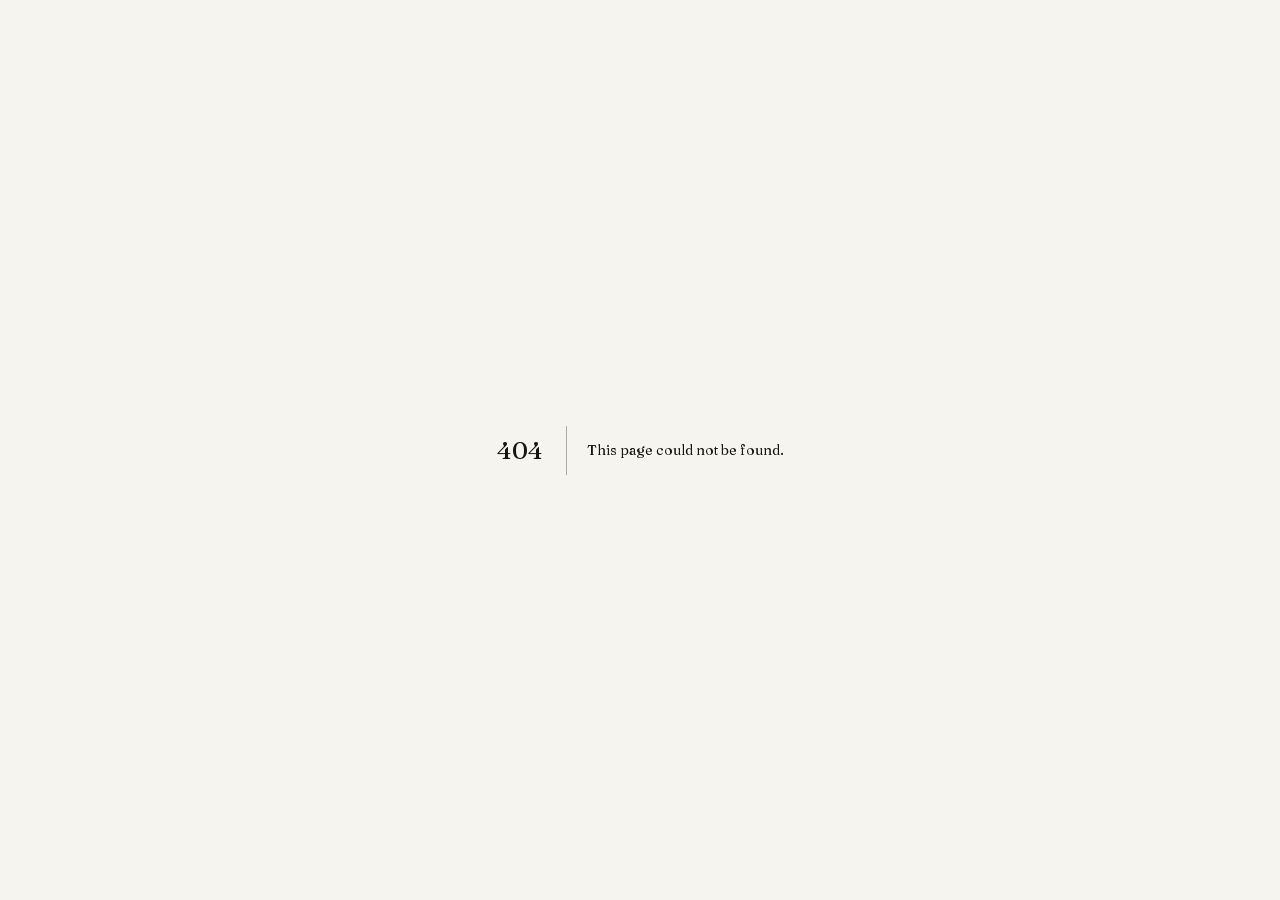
<file: 404/index.html>
<!DOCTYPE html><html lang="en" class="__variable_f367f3 __variable_ae2eaa"><head><meta charSet="utf-8"/><meta name="viewport" content="width=device-width, initial-scale=1, maximum-scale=5"/><link rel="preload" href="/_next/static/media/cb9f64d62d112b41-s.p.woff2" as="font" crossorigin="" type="font/woff2"/><link rel="preload" href="/_next/static/media/e4af272ccee01ff0-s.p.woff2" as="font" crossorigin="" type="font/woff2"/><link rel="stylesheet" href="/_next/static/css/5031716a858ad2ef.css" data-precedence="next"/><link rel="preload" as="script" fetchPriority="low" href="/_next/static/chunks/webpack-22fb5fec424dbf36.js"/><script src="/_next/static/chunks/4bd1b696-927b5d87d2664d33.js" async=""></script><script src="/_next/static/chunks/517-ac96c0b2a1712abf.js" async=""></script><script src="/_next/static/chunks/main-app-30f6a71f10779a3f.js" async=""></script><meta name="robots" content="noindex"/><meta name="next-size-adjust" content=""/><title>404: This page could not be found.</title><meta name="theme-color" content="#F6F4EF"/><meta name="color-scheme" content="light"/><title>SKA Digital — AI Software &amp; Digital Solutions Studio</title><meta name="description" content="SKA Digital LLC builds AI‑powered software, mobile applications, web platforms, automation systems, and digital products for modern online businesses."/><meta name="application-name" content="SKA Digital"/><meta name="author" content="SKA Digital LLC"/><meta name="keywords" content="AI software development,mobile app development,web platforms,business automation,SaaS tools,digital product development,e-commerce technology,Wyoming LLC,SKA Digital,skadigitalstudio.com"/><meta name="creator" content="SKA Digital LLC"/><meta name="publisher" content="SKA Digital LLC"/><meta name="robots" content="index, follow"/><meta name="googlebot" content="index, follow, max-image-preview:large, max-snippet:-1"/><meta name="category" content="Technology"/><link rel="canonical" href="https://skadigitalstudio.com/"/><meta property="og:title" content="SKA Digital — AI Software &amp; Digital Solutions Studio"/><meta property="og:description" content="SKA Digital LLC builds AI‑powered software, mobile applications, web platforms, automation systems, and digital products for modern online businesses."/><meta property="og:url" content="https://skadigitalstudio.com/"/><meta property="og:site_name" content="SKA Digital"/><meta property="og:locale" content="en_US"/><meta property="og:image" content="https://skadigitalstudio.com/og-image.png"/><meta property="og:image:width" content="1200"/><meta property="og:image:height" content="630"/><meta property="og:image:type" content="image/png"/><meta property="og:image:alt" content="SKA Digital — AI Software &amp; Digital Solutions Studio"/><meta property="og:type" content="website"/><meta name="twitter:card" content="summary_large_image"/><meta name="twitter:site" content="@skadigitalstudio"/><meta name="twitter:creator" content="@skadigitalstudio"/><meta name="twitter:title" content="SKA Digital — AI Software &amp; Digital Solutions Studio"/><meta name="twitter:description" content="AI‑powered software, mobile apps, web platforms, and digital products. Built by SKA Digital LLC."/><meta name="twitter:image" content="https://skadigitalstudio.com/og-image.png"/><link rel="shortcut icon" href="/favicon.svg"/><link rel="icon" href="/favicon.svg" type="image/svg+xml"/><link rel="apple-touch-icon" href="/favicon.svg"/><script src="/_next/static/chunks/polyfills-42372ed130431b0a.js" noModule=""></script></head><body class="bg-paper text-ink-900 antialiased"><script type="application/ld+json">{"@context":"https://schema.org","@graph":[{"@type":["Organization","ProfessionalService"],"@id":"https://skadigitalstudio.com/#organization","name":"SKA Digital LLC","alternateName":"SKA Digital","url":"https://skadigitalstudio.com","logo":"https://skadigitalstudio.com/favicon.svg","image":"https://skadigitalstudio.com/og-image.png","email":"contact@skadigitalstudio.com","foundingDate":"2026","description":"SKA Digital LLC is a United States–based AI software and digital solutions studio. It builds AI‑powered software, mobile applications, web platforms, automation systems, SaaS tools and digital products for modern online businesses.","knowsAbout":["Artificial Intelligence","Software Engineering","Mobile App Development","Web Platforms","Business Automation","SaaS","Digital Products","E-commerce Technology"],"address":{"@type":"PostalAddress","streetAddress":"30 N Gould St STE R","addressLocality":"Sheridan","addressRegion":"WY","postalCode":"82801","addressCountry":"US"},"areaServed":"Worldwide","hasOfferCatalog":{"@type":"OfferCatalog","name":"Services","itemListElement":[{"@type":"Offer","itemOffered":{"@type":"Service","name":"AI Software Development"}},{"@type":"Offer","itemOffered":{"@type":"Service","name":"Mobile App Development"}},{"@type":"Offer","itemOffered":{"@type":"Service","name":"Web Platforms"}},{"@type":"Offer","itemOffered":{"@type":"Service","name":"Business Automation"}},{"@type":"Offer","itemOffered":{"@type":"Service","name":"SaaS Tools"}},{"@type":"Offer","itemOffered":{"@type":"Service","name":"Digital Product Development"}},{"@type":"Offer","itemOffered":{"@type":"Service","name":"E‑commerce Technology"}}]},"sameAs":["https://www.tiktok.com/@skadigitalstudio","https://www.youtube.com/@skadigitalstudio","https://www.instagram.com/skadigitalstudio","https://x.com/skadigitalstudio"]},{"@type":"WebSite","@id":"https://skadigitalstudio.com/#website","url":"https://skadigitalstudio.com","name":"SKA Digital","publisher":{"@id":"https://skadigitalstudio.com/#organization"},"inLanguage":"en"},{"@type":"FAQPage","@id":"https://skadigitalstudio.com/#faq","mainEntity":[{"@type":"Question","name":"What is SKA Digital?","acceptedAnswer":{"@type":"Answer","text":"SKA Digital LLC is a United States–based (Wyoming) AI software and digital solutions studio that builds AI‑powered software, mobile apps, web platforms, automation systems and digital products."}},{"@type":"Question","name":"What does SKA Digital build?","acceptedAnswer":{"@type":"Answer","text":"AI software, native iOS and Android mobile applications, web platforms and SaaS tools, business automation systems, digital products and e‑commerce technology."}},{"@type":"Question","name":"Where is SKA Digital located?","acceptedAnswer":{"@type":"Answer","text":"SKA Digital LLC is incorporated in Wyoming, United States, with a registered office at 30 N Gould St STE R, Sheridan, WY 82801. It operates remotely worldwide."}},{"@type":"Question","name":"How can I contact SKA Digital?","acceptedAnswer":{"@type":"Answer","text":"By email at contact@skadigitalstudio.com or via the contact form at https://skadigitalstudio.com/contact/."}}]}]}</script><div class="relative isolate min-h-screen"><div style="font-family:system-ui,&quot;Segoe UI&quot;,Roboto,Helvetica,Arial,sans-serif,&quot;Apple Color Emoji&quot;,&quot;Segoe UI Emoji&quot;;height:100vh;text-align:center;display:flex;flex-direction:column;align-items:center;justify-content:center"><div><style>body{color:#000;background:#fff;margin:0}.next-error-h1{border-right:1px solid rgba(0,0,0,.3)}@media (prefers-color-scheme:dark){body{color:#fff;background:#000}.next-error-h1{border-right:1px solid rgba(255,255,255,.3)}}</style><h1 class="next-error-h1" style="display:inline-block;margin:0 20px 0 0;padding:0 23px 0 0;font-size:24px;font-weight:500;vertical-align:top;line-height:49px">404</h1><div style="display:inline-block"><h2 style="font-size:14px;font-weight:400;line-height:49px;margin:0">This page could not be found.</h2></div></div></div></div><script src="/_next/static/chunks/webpack-22fb5fec424dbf36.js" async=""></script><script>(self.__next_f=self.__next_f||[]).push([0])</script><script>self.__next_f.push([1,"1:\"$Sreact.fragment\"\n3:I[5244,[],\"\"]\n4:I[3866,[],\"\"]\n5:I[6213,[],\"OutletBoundary\"]\n7:I[6213,[],\"MetadataBoundary\"]\n9:I[6213,[],\"ViewportBoundary\"]\nb:I[4835,[],\"\"]\n:HL[\"/_next/static/media/cb9f64d62d112b41-s.p.woff2\",\"font\",{\"crossOrigin\":\"\",\"type\":\"font/woff2\"}]\n:HL[\"/_next/static/media/e4af272ccee01ff0-s.p.woff2\",\"font\",{\"crossOrigin\":\"\",\"type\":\"font/woff2\"}]\n:HL[\"/_next/static/css/5031716a858ad2ef.css\",\"style\"]\n2:Tc62,"])</script><script>self.__next_f.push([1,"{\"@context\":\"https://schema.org\",\"@graph\":[{\"@type\":[\"Organization\",\"ProfessionalService\"],\"@id\":\"https://skadigitalstudio.com/#organization\",\"name\":\"SKA Digital LLC\",\"alternateName\":\"SKA Digital\",\"url\":\"https://skadigitalstudio.com\",\"logo\":\"https://skadigitalstudio.com/favicon.svg\",\"image\":\"https://skadigitalstudio.com/og-image.png\",\"email\":\"contact@skadigitalstudio.com\",\"foundingDate\":\"2026\",\"description\":\"SKA Digital LLC is a United States–based AI software and digital solutions studio. It builds AI‑powered software, mobile applications, web platforms, automation systems, SaaS tools and digital products for modern online businesses.\",\"knowsAbout\":[\"Artificial Intelligence\",\"Software Engineering\",\"Mobile App Development\",\"Web Platforms\",\"Business Automation\",\"SaaS\",\"Digital Products\",\"E-commerce Technology\"],\"address\":{\"@type\":\"PostalAddress\",\"streetAddress\":\"30 N Gould St STE R\",\"addressLocality\":\"Sheridan\",\"addressRegion\":\"WY\",\"postalCode\":\"82801\",\"addressCountry\":\"US\"},\"areaServed\":\"Worldwide\",\"hasOfferCatalog\":{\"@type\":\"OfferCatalog\",\"name\":\"Services\",\"itemListElement\":[{\"@type\":\"Offer\",\"itemOffered\":{\"@type\":\"Service\",\"name\":\"AI Software Development\"}},{\"@type\":\"Offer\",\"itemOffered\":{\"@type\":\"Service\",\"name\":\"Mobile App Development\"}},{\"@type\":\"Offer\",\"itemOffered\":{\"@type\":\"Service\",\"name\":\"Web Platforms\"}},{\"@type\":\"Offer\",\"itemOffered\":{\"@type\":\"Service\",\"name\":\"Business Automation\"}},{\"@type\":\"Offer\",\"itemOffered\":{\"@type\":\"Service\",\"name\":\"SaaS Tools\"}},{\"@type\":\"Offer\",\"itemOffered\":{\"@type\":\"Service\",\"name\":\"Digital Product Development\"}},{\"@type\":\"Offer\",\"itemOffered\":{\"@type\":\"Service\",\"name\":\"E‑commerce Technology\"}}]},\"sameAs\":[\"https://www.tiktok.com/@skadigitalstudio\",\"https://www.youtube.com/@skadigitalstudio\",\"https://www.instagram.com/skadigitalstudio\",\"https://x.com/skadigitalstudio\"]},{\"@type\":\"WebSite\",\"@id\":\"https://skadigitalstudio.com/#website\",\"url\":\"https://skadigitalstudio.com\",\"name\":\"SKA Digital\",\"publisher\":{\"@id\":\"https://skadigitalstudio.com/#organization\"},\"inLanguage\":\"en\"},{\"@type\":\"FAQPage\",\"@id\":\"https://skadigitalstudio.com/#faq\",\"mainEntity\":[{\"@type\":\"Question\",\"name\":\"What is SKA Digital?\",\"acceptedAnswer\":{\"@type\":\"Answer\",\"text\":\"SKA Digital LLC is a United States–based (Wyoming) AI software and digital solutions studio that builds AI‑powered software, mobile apps, web platforms, automation systems and digital products.\"}},{\"@type\":\"Question\",\"name\":\"What does SKA Digital build?\",\"acceptedAnswer\":{\"@type\":\"Answer\",\"text\":\"AI software, native iOS and Android mobile applications, web platforms and SaaS tools, business automation systems, digital products and e‑commerce technology.\"}},{\"@type\":\"Question\",\"name\":\"Where is SKA Digital located?\",\"acceptedAnswer\":{\"@type\":\"Answer\",\"text\":\"SKA Digital LLC is incorporated in Wyoming, United States, with a registered office at 30 N Gould St STE R, Sheridan, WY 82801. It operates remotely worldwide.\"}},{\"@type\":\"Question\",\"name\":\"How can I contact SKA Digital?\",\"acceptedAnswer\":{\"@type\":\"Answer\",\"text\":\"By email at contact@skadigitalstudio.com or via the contact form at https://skadigitalstudio.com/contact/.\"}}]}]}"])</script><script>self.__next_f.push([1,"0:{\"P\":null,\"b\":\"jLtZXGZNlZ_3AOnYagBNg\",\"p\":\"\",\"c\":[\"\",\"_not-found\",\"\"],\"i\":false,\"f\":[[[\"\",{\"children\":[\"/_not-found\",{\"children\":[\"__PAGE__\",{}]}]},\"$undefined\",\"$undefined\",true],[\"\",[\"$\",\"$1\",\"c\",{\"children\":[[[\"$\",\"link\",\"0\",{\"rel\":\"stylesheet\",\"href\":\"/_next/static/css/5031716a858ad2ef.css\",\"precedence\":\"next\",\"crossOrigin\":\"$undefined\",\"nonce\":\"$undefined\"}]],[\"$\",\"html\",null,{\"lang\":\"en\",\"className\":\"__variable_f367f3 __variable_ae2eaa\",\"children\":[\"$\",\"body\",null,{\"className\":\"bg-paper text-ink-900 antialiased\",\"children\":[[\"$\",\"script\",null,{\"type\":\"application/ld+json\",\"dangerouslySetInnerHTML\":{\"__html\":\"$2\"}}],[\"$\",\"div\",null,{\"className\":\"relative isolate min-h-screen\",\"children\":[\"$\",\"$L3\",null,{\"parallelRouterKey\":\"children\",\"segmentPath\":[\"children\"],\"error\":\"$undefined\",\"errorStyles\":\"$undefined\",\"errorScripts\":\"$undefined\",\"template\":[\"$\",\"$L4\",null,{}],\"templateStyles\":\"$undefined\",\"templateScripts\":\"$undefined\",\"notFound\":[[],[[\"$\",\"title\",null,{\"children\":\"404: This page could not be found.\"}],[\"$\",\"div\",null,{\"style\":{\"fontFamily\":\"system-ui,\\\"Segoe UI\\\",Roboto,Helvetica,Arial,sans-serif,\\\"Apple Color Emoji\\\",\\\"Segoe UI Emoji\\\"\",\"height\":\"100vh\",\"textAlign\":\"center\",\"display\":\"flex\",\"flexDirection\":\"column\",\"alignItems\":\"center\",\"justifyContent\":\"center\"},\"children\":[\"$\",\"div\",null,{\"children\":[[\"$\",\"style\",null,{\"dangerouslySetInnerHTML\":{\"__html\":\"body{color:#000;background:#fff;margin:0}.next-error-h1{border-right:1px solid rgba(0,0,0,.3)}@media (prefers-color-scheme:dark){body{color:#fff;background:#000}.next-error-h1{border-right:1px solid rgba(255,255,255,.3)}}\"}}],[\"$\",\"h1\",null,{\"className\":\"next-error-h1\",\"style\":{\"display\":\"inline-block\",\"margin\":\"0 20px 0 0\",\"padding\":\"0 23px 0 0\",\"fontSize\":24,\"fontWeight\":500,\"verticalAlign\":\"top\",\"lineHeight\":\"49px\"},\"children\":404}],[\"$\",\"div\",null,{\"style\":{\"display\":\"inline-block\"},\"children\":[\"$\",\"h2\",null,{\"style\":{\"fontSize\":14,\"fontWeight\":400,\"lineHeight\":\"49px\",\"margin\":0},\"children\":\"This page could not be found.\"}]}]]}]}]]],\"forbidden\":\"$undefined\",\"unauthorized\":\"$undefined\"}]}]]}]}]]}],{\"children\":[\"/_not-found\",[\"$\",\"$1\",\"c\",{\"children\":[null,[\"$\",\"$L3\",null,{\"parallelRouterKey\":\"children\",\"segmentPath\":[\"children\",\"/_not-found\",\"children\"],\"error\":\"$undefined\",\"errorStyles\":\"$undefined\",\"errorScripts\":\"$undefined\",\"template\":[\"$\",\"$L4\",null,{}],\"templateStyles\":\"$undefined\",\"templateScripts\":\"$undefined\",\"notFound\":\"$undefined\",\"forbidden\":\"$undefined\",\"unauthorized\":\"$undefined\"}]]}],{\"children\":[\"__PAGE__\",[\"$\",\"$1\",\"c\",{\"children\":[[[\"$\",\"title\",null,{\"children\":\"404: This page could not be found.\"}],[\"$\",\"div\",null,{\"style\":\"$0:f:0:1:1:props:children:1:props:children:props:children:1:props:children:props:notFound:1:1:props:style\",\"children\":[\"$\",\"div\",null,{\"children\":[[\"$\",\"style\",null,{\"dangerouslySetInnerHTML\":{\"__html\":\"body{color:#000;background:#fff;margin:0}.next-error-h1{border-right:1px solid rgba(0,0,0,.3)}@media (prefers-color-scheme:dark){body{color:#fff;background:#000}.next-error-h1{border-right:1px solid rgba(255,255,255,.3)}}\"}}],[\"$\",\"h1\",null,{\"className\":\"next-error-h1\",\"style\":\"$0:f:0:1:1:props:children:1:props:children:props:children:1:props:children:props:notFound:1:1:props:children:props:children:1:props:style\",\"children\":404}],[\"$\",\"div\",null,{\"style\":\"$0:f:0:1:1:props:children:1:props:children:props:children:1:props:children:props:notFound:1:1:props:children:props:children:2:props:style\",\"children\":[\"$\",\"h2\",null,{\"style\":\"$0:f:0:1:1:props:children:1:props:children:props:children:1:props:children:props:notFound:1:1:props:children:props:children:2:props:children:props:style\",\"children\":\"This page could not be found.\"}]}]]}]}]],null,[\"$\",\"$L5\",null,{\"children\":\"$L6\"}]]}],{},null,false]},null,false]},null,false],[\"$\",\"$1\",\"h\",{\"children\":[[\"$\",\"meta\",null,{\"name\":\"robots\",\"content\":\"noindex\"}],[\"$\",\"$1\",\"RMSRQb9Xeq_STTzSPcjg-\",{\"children\":[[\"$\",\"$L7\",null,{\"children\":\"$L8\"}],[\"$\",\"$L9\",null,{\"children\":\"$La\"}],[\"$\",\"meta\",null,{\"name\":\"next-size-adjust\",\"content\":\"\"}]]}]]}],false]],\"m\":\"$undefined\",\"G\":[\"$b\",\"$undefined\"],\"s\":false,\"S\":true}\n"])</script><script>self.__next_f.push([1,"a:[[\"$\",\"meta\",\"0\",{\"name\":\"viewport\",\"content\":\"width=device-width, initial-scale=1, maximum-scale=5\"}],[\"$\",\"meta\",\"1\",{\"name\":\"theme-color\",\"content\":\"#F6F4EF\"}],[\"$\",\"meta\",\"2\",{\"name\":\"color-scheme\",\"content\":\"light\"}]]\n"])</script><script>self.__next_f.push([1,"8:[[\"$\",\"meta\",\"0\",{\"charSet\":\"utf-8\"}],[\"$\",\"title\",\"1\",{\"children\":\"SKA Digital — AI Software \u0026 Digital Solutions Studio\"}],[\"$\",\"meta\",\"2\",{\"name\":\"description\",\"content\":\"SKA Digital LLC builds AI‑powered software, mobile applications, web platforms, automation systems, and digital products for modern online businesses.\"}],[\"$\",\"meta\",\"3\",{\"name\":\"application-name\",\"content\":\"SKA Digital\"}],[\"$\",\"meta\",\"4\",{\"name\":\"author\",\"content\":\"SKA Digital LLC\"}],[\"$\",\"meta\",\"5\",{\"name\":\"keywords\",\"content\":\"AI software development,mobile app development,web platforms,business automation,SaaS tools,digital product development,e-commerce technology,Wyoming LLC,SKA Digital,skadigitalstudio.com\"}],[\"$\",\"meta\",\"6\",{\"name\":\"creator\",\"content\":\"SKA Digital LLC\"}],[\"$\",\"meta\",\"7\",{\"name\":\"publisher\",\"content\":\"SKA Digital LLC\"}],[\"$\",\"meta\",\"8\",{\"name\":\"robots\",\"content\":\"index, follow\"}],[\"$\",\"meta\",\"9\",{\"name\":\"googlebot\",\"content\":\"index, follow, max-image-preview:large, max-snippet:-1\"}],[\"$\",\"meta\",\"10\",{\"name\":\"category\",\"content\":\"Technology\"}],[\"$\",\"link\",\"11\",{\"rel\":\"canonical\",\"href\":\"https://skadigitalstudio.com/\"}],[\"$\",\"meta\",\"12\",{\"property\":\"og:title\",\"content\":\"SKA Digital — AI Software \u0026 Digital Solutions Studio\"}],[\"$\",\"meta\",\"13\",{\"property\":\"og:description\",\"content\":\"SKA Digital LLC builds AI‑powered software, mobile applications, web platforms, automation systems, and digital products for modern online businesses.\"}],[\"$\",\"meta\",\"14\",{\"property\":\"og:url\",\"content\":\"https://skadigitalstudio.com/\"}],[\"$\",\"meta\",\"15\",{\"property\":\"og:site_name\",\"content\":\"SKA Digital\"}],[\"$\",\"meta\",\"16\",{\"property\":\"og:locale\",\"content\":\"en_US\"}],[\"$\",\"meta\",\"17\",{\"property\":\"og:image\",\"content\":\"https://skadigitalstudio.com/og-image.png\"}],[\"$\",\"meta\",\"18\",{\"property\":\"og:image:width\",\"content\":\"1200\"}],[\"$\",\"meta\",\"19\",{\"property\":\"og:image:height\",\"content\":\"630\"}],[\"$\",\"meta\",\"20\",{\"property\":\"og:image:type\",\"content\":\"image/png\"}],[\"$\",\"meta\",\"21\",{\"property\":\"og:image:alt\",\"content\":\"SKA Digital — AI Software \u0026 Digital Solutions Studio\"}],[\"$\",\"meta\",\"22\",{\"property\":\"og:type\",\"content\":\"website\"}],[\"$\",\"meta\",\"23\",{\"name\":\"twitter:card\",\"content\":\"summary_large_image\"}],[\"$\",\"meta\",\"24\",{\"name\":\"twitter:site\",\"content\":\"@skadigitalstudio\"}],[\"$\",\"meta\",\"25\",{\"name\":\"twitter:creator\",\"content\":\"@skadigitalstudio\"}],[\"$\",\"meta\",\"26\",{\"name\":\"twitter:title\",\"content\":\"SKA Digital — AI Software \u0026 Digital Solutions Studio\"}],[\"$\",\"meta\",\"27\",{\"name\":\"twitter:description\",\"content\":\"AI‑powered software, mobile apps, web platforms, and digital products. Built by SKA Digital LLC.\"}],[\"$\",\"meta\",\"28\",{\"name\":\"twitter:image\",\"content\":\"https://skadigitalstudio.com/og-image.png\"}],[\"$\",\"link\",\"29\",{\"rel\":\"shortcut icon\",\"href\":\"/favicon.svg\"}],[\"$\",\"link\",\"30\",{\"rel\":\"icon\",\"href\":\"/favicon.svg\",\"type\":\"image/svg+xml\"}],[\"$\",\"link\",\"31\",{\"rel\":\"apple-touch-icon\",\"href\":\"/favicon.svg\"}]]\n"])</script><script>self.__next_f.push([1,"6:null\n"])</script></body></html>
</file>
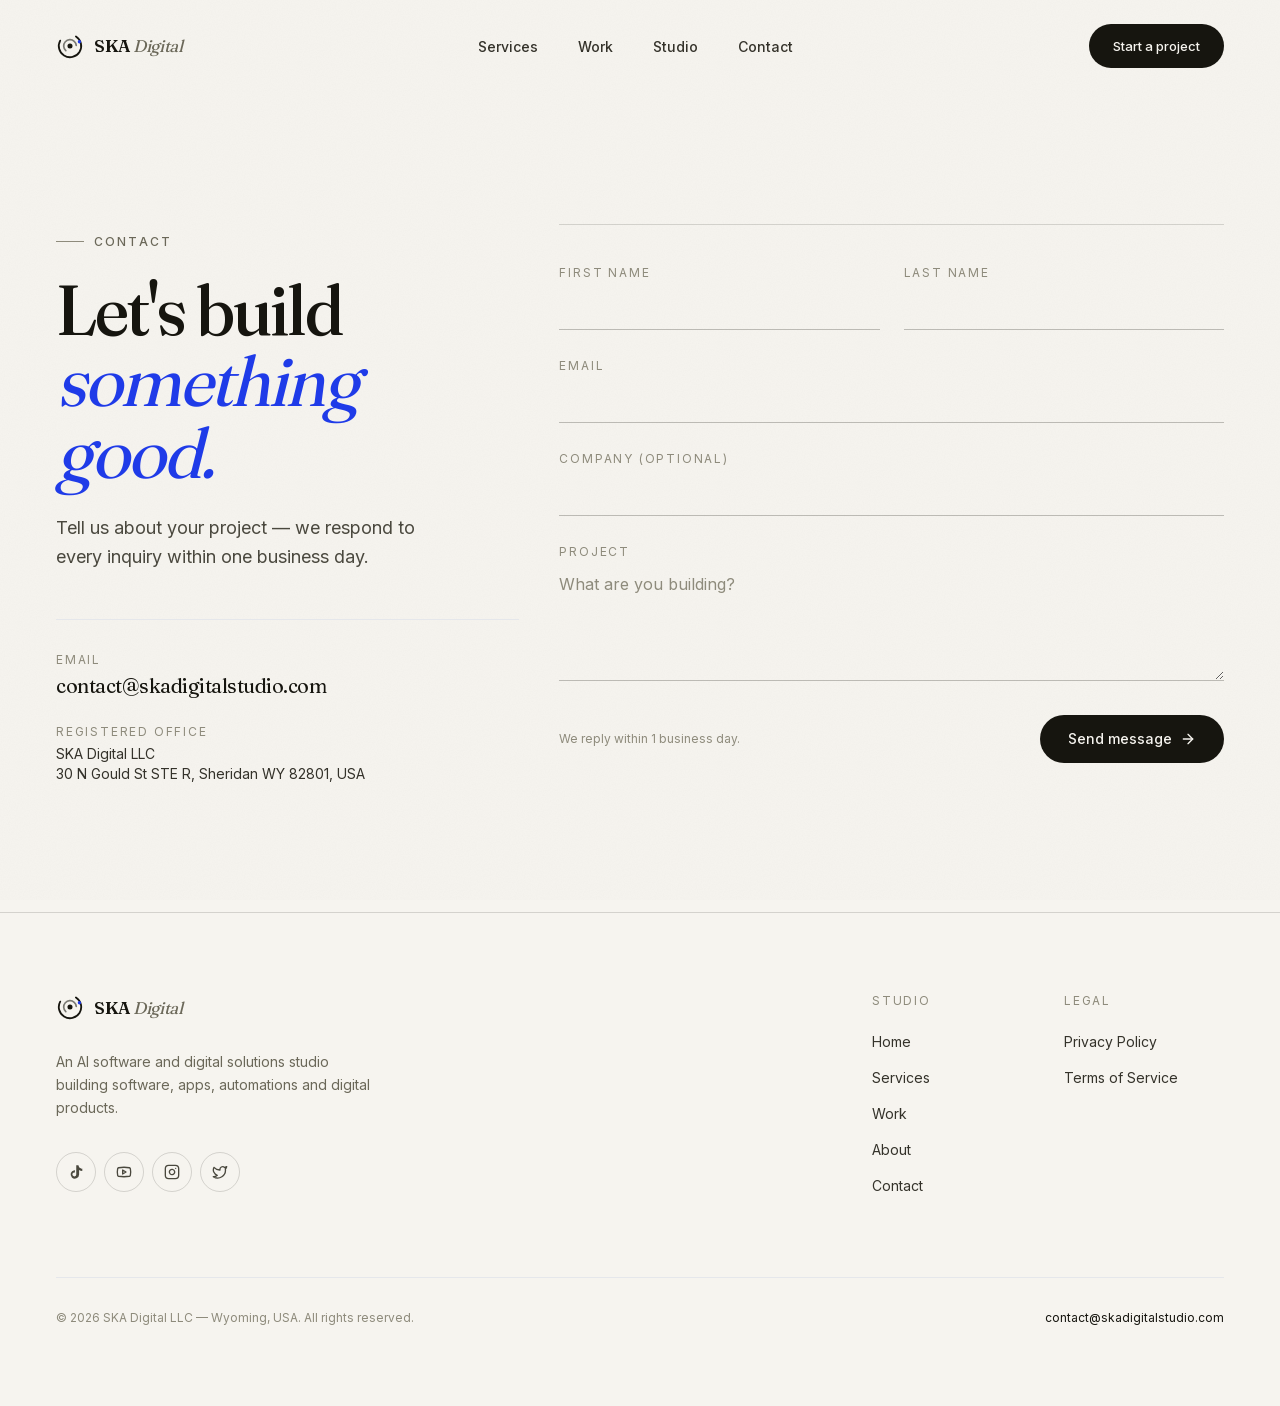
<file: contact/index.html>
<!DOCTYPE html><html lang="en" class="__variable_f367f3 __variable_ae2eaa"><head><meta charSet="utf-8"/><meta name="viewport" content="width=device-width, initial-scale=1, maximum-scale=5"/><link rel="preload" href="/_next/static/media/cb9f64d62d112b41-s.p.woff2" as="font" crossorigin="" type="font/woff2"/><link rel="preload" href="/_next/static/media/e4af272ccee01ff0-s.p.woff2" as="font" crossorigin="" type="font/woff2"/><link rel="stylesheet" href="/_next/static/css/5031716a858ad2ef.css" data-precedence="next"/><link rel="preload" as="script" fetchPriority="low" href="/_next/static/chunks/webpack-22fb5fec424dbf36.js"/><script src="/_next/static/chunks/4bd1b696-927b5d87d2664d33.js" async=""></script><script src="/_next/static/chunks/517-ac96c0b2a1712abf.js" async=""></script><script src="/_next/static/chunks/main-app-30f6a71f10779a3f.js" async=""></script><script src="/_next/static/chunks/72-6feea2e4897be781.js" async=""></script><script src="/_next/static/chunks/app/contact/page-64edc13abf70c256.js" async=""></script><meta name="next-size-adjust" content=""/><meta name="theme-color" content="#F6F4EF"/><meta name="color-scheme" content="light"/><title>Contact · SKA Digital</title><meta name="description" content="Get in touch with SKA Digital LLC — AI software and digital solutions studio."/><meta name="application-name" content="SKA Digital"/><meta name="author" content="SKA Digital LLC"/><link rel="manifest" href="/manifest.webmanifest"/><meta name="keywords" content="AI software development,mobile app development,web platforms,business automation,SaaS tools,digital product development,e-commerce technology,Wyoming LLC,SKA Digital,skadigitalstudio.com"/><meta name="creator" content="SKA Digital LLC"/><meta name="publisher" content="SKA Digital LLC"/><meta name="robots" content="index, follow"/><meta name="googlebot" content="index, follow, max-image-preview:large, max-snippet:-1"/><meta name="category" content="Technology"/><link rel="canonical" href="https://skadigitalstudio.com/"/><meta property="og:title" content="SKA Digital — AI Software &amp; Digital Solutions Studio"/><meta property="og:description" content="SKA Digital LLC builds AI‑powered software, mobile applications, web platforms, automation systems, and digital products for modern online businesses."/><meta property="og:url" content="https://skadigitalstudio.com/"/><meta property="og:site_name" content="SKA Digital"/><meta property="og:locale" content="en_US"/><meta property="og:image" content="https://skadigitalstudio.com/og-image.png"/><meta property="og:image:width" content="1200"/><meta property="og:image:height" content="630"/><meta property="og:image:type" content="image/png"/><meta property="og:image:alt" content="SKA Digital — AI Software &amp; Digital Solutions Studio"/><meta property="og:type" content="website"/><meta name="twitter:card" content="summary_large_image"/><meta name="twitter:site" content="@skadigitalstudio"/><meta name="twitter:creator" content="@skadigitalstudio"/><meta name="twitter:title" content="SKA Digital — AI Software &amp; Digital Solutions Studio"/><meta name="twitter:description" content="AI‑powered software, mobile apps, web platforms, and digital products. Built by SKA Digital LLC."/><meta name="twitter:image" content="https://skadigitalstudio.com/og-image.png"/><link rel="shortcut icon" href="/favicon.svg"/><link rel="icon" href="/favicon.svg" type="image/svg+xml"/><link rel="apple-touch-icon" href="/favicon.svg"/><script src="/_next/static/chunks/polyfills-42372ed130431b0a.js" noModule=""></script></head><body class="bg-paper text-ink-900 antialiased"><script type="application/ld+json">{"@context":"https://schema.org","@graph":[{"@type":["Organization","ProfessionalService"],"@id":"https://skadigitalstudio.com/#organization","name":"SKA Digital LLC","alternateName":"SKA Digital","url":"https://skadigitalstudio.com","logo":"https://skadigitalstudio.com/favicon.svg","image":"https://skadigitalstudio.com/og-image.png","email":"contact@skadigitalstudio.com","foundingDate":"2026","description":"SKA Digital LLC is a United States–based AI software and digital solutions studio. It builds AI‑powered software, mobile applications, web platforms, automation systems, SaaS tools and digital products for modern online businesses.","knowsAbout":["Artificial Intelligence","Software Engineering","Mobile App Development","Web Platforms","Business Automation","SaaS","Digital Products","E-commerce Technology"],"address":{"@type":"PostalAddress","streetAddress":"30 N Gould St STE R","addressLocality":"Sheridan","addressRegion":"WY","postalCode":"82801","addressCountry":"US"},"areaServed":"Worldwide","hasOfferCatalog":{"@type":"OfferCatalog","name":"Services","itemListElement":[{"@type":"Offer","itemOffered":{"@type":"Service","name":"AI Software Development"}},{"@type":"Offer","itemOffered":{"@type":"Service","name":"Mobile App Development"}},{"@type":"Offer","itemOffered":{"@type":"Service","name":"Web Platforms"}},{"@type":"Offer","itemOffered":{"@type":"Service","name":"Business Automation"}},{"@type":"Offer","itemOffered":{"@type":"Service","name":"SaaS Tools"}},{"@type":"Offer","itemOffered":{"@type":"Service","name":"Digital Product Development"}},{"@type":"Offer","itemOffered":{"@type":"Service","name":"E‑commerce Technology"}}]},"sameAs":["https://www.tiktok.com/@skadigitalstudio","https://www.youtube.com/@skadigitalstudio","https://www.instagram.com/skadigitalstudio","https://x.com/skadigitalstudio"]},{"@type":"WebSite","@id":"https://skadigitalstudio.com/#website","url":"https://skadigitalstudio.com","name":"SKA Digital","publisher":{"@id":"https://skadigitalstudio.com/#organization"},"inLanguage":"en"},{"@type":"FAQPage","@id":"https://skadigitalstudio.com/#faq","mainEntity":[{"@type":"Question","name":"What is SKA Digital?","acceptedAnswer":{"@type":"Answer","text":"SKA Digital LLC is a United States–based (Wyoming) AI software and digital solutions studio that builds AI‑powered software, mobile apps, web platforms, automation systems and digital products."}},{"@type":"Question","name":"What does SKA Digital build?","acceptedAnswer":{"@type":"Answer","text":"AI software, native iOS and Android mobile applications, web platforms and SaaS tools, business automation systems, digital products and e‑commerce technology."}},{"@type":"Question","name":"Where is SKA Digital located?","acceptedAnswer":{"@type":"Answer","text":"SKA Digital LLC is incorporated in Wyoming, United States, with a registered office at 30 N Gould St STE R, Sheridan, WY 82801. It operates remotely worldwide."}},{"@type":"Question","name":"How can I contact SKA Digital?","acceptedAnswer":{"@type":"Answer","text":"By email at contact@skadigitalstudio.com or via the contact form at https://skadigitalstudio.com/contact/."}}]}]}</script><div class="relative isolate min-h-screen"><div aria-hidden="true" class="pointer-events-none fixed inset-0 -z-10" style="background-color:#F6F4EF;background-image:url(&quot;data:image/svg+xml,%3Csvg xmlns=&#x27;http://www.w3.org/2000/svg&#x27; width=&#x27;140&#x27; height=&#x27;140&#x27;%3E%3Cfilter id=&#x27;n&#x27;%3E%3CfeTurbulence type=&#x27;fractalNoise&#x27; baseFrequency=&#x27;0.85&#x27; numOctaves=&#x27;2&#x27; stitchTiles=&#x27;stitch&#x27;/%3E%3CfeColorMatrix type=&#x27;matrix&#x27; values=&#x27;0 0 0 0 0.086 0 0 0 0 0.082 0 0 0 0 0.059 0 0 0 0.022 0&#x27;/%3E%3C/filter%3E%3Crect width=&#x27;100%25&#x27; height=&#x27;100%25&#x27; filter=&#x27;url(%23n)&#x27;/%3E%3C/svg%3E&quot;)"></div><header class="fixed inset-x-0 top-0 z-50 transition-all duration-500 border-b border-transparent"><div class="container-page"><nav class="flex items-center justify-between transition-all duration-500 py-6"><a class="group inline-flex items-center gap-2.5 text-ink-900" aria-label="SKA Digital" href="/"><svg viewBox="0 0 40 40" class="size-7 transition-transform duration-500 group-hover:rotate-[20deg]" role="img" aria-label="SKA Digital" fill="none"><circle cx="20" cy="20" r="16" stroke="currentColor" stroke-width="2.6" stroke-linecap="round" stroke-dasharray="74 100.5" transform="rotate(-58 20 20)"></circle><circle cx="20" cy="20" r="9" stroke="currentColor" stroke-width="2.4" stroke-linecap="round" stroke-dasharray="34 56.5" transform="rotate(132 20 20)" opacity="0.55"></circle><circle cx="20" cy="20" r="3.6" fill="currentColor"></circle><circle cx="33.5" cy="14" r="2.4" fill="#1F3BE8"></circle></svg><span class="font-display text-[17px] font-semibold tracking-tight">SKA <span class="font-normal italic text-ink-500">Digital</span></span></a><ul class="hidden items-center gap-10 lg:flex"><li><a class="link-underline text-sm font-medium text-ink-700" href="/#services">Services</a></li><li><a class="link-underline text-sm font-medium text-ink-700" href="/#products">Work</a></li><li><a class="link-underline text-sm font-medium text-ink-700" href="/#about">Studio</a></li><li><a class="link-underline text-sm font-medium text-ink-700" href="/#contact">Contact</a></li></ul><div class="flex items-center gap-3"><a class="hidden btn-primary !px-6 !py-3 !text-[13px] sm:inline-flex" href="/#contact">Start a project</a><button class="grid size-11 place-items-center rounded-full border border-ink-900/15 text-ink-900 lg:hidden" aria-label="Open menu"><svg xmlns="http://www.w3.org/2000/svg" width="24" height="24" viewBox="0 0 24 24" fill="none" stroke="currentColor" stroke-width="2" stroke-linecap="round" stroke-linejoin="round" class="lucide lucide-menu size-5"><line x1="4" x2="20" y1="12" y2="12"></line><line x1="4" x2="20" y1="6" y2="6"></line><line x1="4" x2="20" y1="18" y2="18"></line></svg></button></div></nav></div></header><main class="relative pt-24"><section id="contact" class="relative py-24 sm:py-32"><div class="container-page"><div class="grid gap-14 lg:grid-cols-12 lg:gap-10"><div class="lg:col-span-5"><span class="eyebrow mb-6">Contact</span><h2 class="display-lg text-balance text-ink-900">Let&#x27;s build<br/><span class="italic-accent accent-text">something good.</span></h2><p class="mt-6 max-w-sm text-pretty text-lg leading-relaxed text-ink-600">Tell us about your project — we respond to every inquiry within one business day.</p><div class="mt-12 space-y-6 border-t border-ink-900/12 pt-8 text-sm"><div><div class="text-xs uppercase tracking-[0.15em] text-ink-400">Email</div><a href="mailto:contact@skadigitalstudio.com" class="link-underline mt-1 inline-block font-display text-xl tracking-tight text-ink-900">contact@skadigitalstudio.com</a></div><div><div class="text-xs uppercase tracking-[0.15em] text-ink-400">Registered office</div><div class="mt-1 text-ink-700">SKA Digital LLC<br/>30 N Gould St STE R, Sheridan WY 82801, USA</div></div></div></div><div class="lg:col-span-7"><form class="grid gap-x-6 gap-y-7 border-t border-ink-900/15 pt-10 sm:grid-cols-2"><div class=""><label class="block text-xs uppercase tracking-[0.15em] text-ink-400">First name</label><input type="text" required="" class="mt-3 w-full border-b border-ink-900/25 bg-transparent pb-3 text-ink-900 outline-none transition-colors focus:border-ink-900" name="firstName"/></div><div class=""><label class="block text-xs uppercase tracking-[0.15em] text-ink-400">Last name</label><input type="text" required="" class="mt-3 w-full border-b border-ink-900/25 bg-transparent pb-3 text-ink-900 outline-none transition-colors focus:border-ink-900" name="lastName"/></div><div class="sm:col-span-2"><label class="block text-xs uppercase tracking-[0.15em] text-ink-400">Email</label><input type="email" required="" class="mt-3 w-full border-b border-ink-900/25 bg-transparent pb-3 text-ink-900 outline-none transition-colors focus:border-ink-900" name="email"/></div><div class="sm:col-span-2"><label class="block text-xs uppercase tracking-[0.15em] text-ink-400">Company (optional)</label><input type="text" class="mt-3 w-full border-b border-ink-900/25 bg-transparent pb-3 text-ink-900 outline-none transition-colors focus:border-ink-900" name="company"/></div><div class="sm:col-span-2"><label class="block text-xs uppercase tracking-[0.15em] text-ink-400">Project</label><textarea name="message" required="" rows="4" placeholder="What are you building?" class="mt-3 w-full border-b border-ink-900/25 bg-transparent pb-3 text-ink-900 placeholder:text-ink-400 outline-none transition-colors focus:border-ink-900"></textarea></div><div class="flex items-center justify-between sm:col-span-2"><p class="text-xs text-ink-400">We reply within 1 business day.</p><button type="submit" class="btn-primary disabled:opacity-60">Send message<svg xmlns="http://www.w3.org/2000/svg" width="24" height="24" viewBox="0 0 24 24" fill="none" stroke="currentColor" stroke-width="2" stroke-linecap="round" stroke-linejoin="round" class="lucide lucide-arrow-right size-4"><path d="M5 12h14"></path><path d="m12 5 7 7-7 7"></path></svg></button></div></form></div></div></div></section></main><footer class="relative border-t border-ink-900/15"><div class="container-page py-20"><div class="grid gap-14 lg:grid-cols-12"><div class="lg:col-span-5"><a class="group inline-flex items-center gap-2.5 text-ink-900" aria-label="SKA Digital" href="/"><svg viewBox="0 0 40 40" class="size-7 transition-transform duration-500 group-hover:rotate-[20deg]" role="img" aria-label="SKA Digital" fill="none"><circle cx="20" cy="20" r="16" stroke="currentColor" stroke-width="2.6" stroke-linecap="round" stroke-dasharray="74 100.5" transform="rotate(-58 20 20)"></circle><circle cx="20" cy="20" r="9" stroke="currentColor" stroke-width="2.4" stroke-linecap="round" stroke-dasharray="34 56.5" transform="rotate(132 20 20)" opacity="0.55"></circle><circle cx="20" cy="20" r="3.6" fill="currentColor"></circle><circle cx="33.5" cy="14" r="2.4" fill="#1F3BE8"></circle></svg><span class="font-display text-[17px] font-semibold tracking-tight">SKA <span class="font-normal italic text-ink-500">Digital</span></span></a><p class="mt-6 max-w-xs text-sm leading-relaxed text-ink-500">An AI software and digital solutions studio building software, apps, automations and digital products.</p><div class="mt-8 flex items-center gap-2"><a href="https://www.tiktok.com/@skadigitalstudio" target="_blank" rel="noopener noreferrer" aria-label="TikTok" class="grid size-10 place-items-center rounded-full border border-ink-900/15 text-ink-600 transition hover:border-ink-900 hover:bg-ink-900 hover:text-paper"><svg viewBox="0 0 24 24" class="size-4 fill-current"><path d="M19.59 6.69a4.83 4.83 0 0 1-3.77-4.25V2h-3.45v13.67a2.89 2.89 0 0 1-5.2 1.74 2.89 2.89 0 0 1 2.31-4.64 2.93 2.93 0 0 1 .88.13V9.4a6.84 6.84 0 0 0-1-.05A6.33 6.33 0 0 0 5.8 20.1a6.34 6.34 0 0 0 10.86-4.43V8.84a8.16 8.16 0 0 0 4.77 1.52V6.93a4.85 4.85 0 0 1-1.84-.24Z"></path></svg></a><a href="https://www.youtube.com/@skadigitalstudio" target="_blank" rel="noopener noreferrer" aria-label="YouTube" class="grid size-10 place-items-center rounded-full border border-ink-900/15 text-ink-600 transition hover:border-ink-900 hover:bg-ink-900 hover:text-paper"><svg xmlns="http://www.w3.org/2000/svg" width="24" height="24" viewBox="0 0 24 24" fill="none" stroke="currentColor" stroke-width="2" stroke-linecap="round" stroke-linejoin="round" class="lucide lucide-youtube size-4"><path d="M2.5 17a24.12 24.12 0 0 1 0-10 2 2 0 0 1 1.4-1.4 49.56 49.56 0 0 1 16.2 0A2 2 0 0 1 21.5 7a24.12 24.12 0 0 1 0 10 2 2 0 0 1-1.4 1.4 49.55 49.55 0 0 1-16.2 0A2 2 0 0 1 2.5 17"></path><path d="m10 15 5-3-5-3z"></path></svg></a><a href="https://www.instagram.com/skadigitalstudio" target="_blank" rel="noopener noreferrer" aria-label="Instagram" class="grid size-10 place-items-center rounded-full border border-ink-900/15 text-ink-600 transition hover:border-ink-900 hover:bg-ink-900 hover:text-paper"><svg xmlns="http://www.w3.org/2000/svg" width="24" height="24" viewBox="0 0 24 24" fill="none" stroke="currentColor" stroke-width="2" stroke-linecap="round" stroke-linejoin="round" class="lucide lucide-instagram size-4"><rect width="20" height="20" x="2" y="2" rx="5" ry="5"></rect><path d="M16 11.37A4 4 0 1 1 12.63 8 4 4 0 0 1 16 11.37z"></path><line x1="17.5" x2="17.51" y1="6.5" y2="6.5"></line></svg></a><a href="https://x.com/skadigitalstudio" target="_blank" rel="noopener noreferrer" aria-label="X / Twitter" class="grid size-10 place-items-center rounded-full border border-ink-900/15 text-ink-600 transition hover:border-ink-900 hover:bg-ink-900 hover:text-paper"><svg xmlns="http://www.w3.org/2000/svg" width="24" height="24" viewBox="0 0 24 24" fill="none" stroke="currentColor" stroke-width="2" stroke-linecap="round" stroke-linejoin="round" class="lucide lucide-twitter size-4"><path d="M22 4s-.7 2.1-2 3.4c1.6 10-9.4 17.3-18 11.6 2.2.1 4.4-.6 6-2C3 15.5.5 9.6 3 5c2.2 2.6 5.6 4.1 9 4-.9-4.2 4-6.6 7-3.8 1.1 0 3-1.2 3-1.2z"></path></svg></a></div></div><div class="grid grid-cols-2 gap-8 lg:col-span-4 lg:col-start-9"><div><div class="text-xs uppercase tracking-[0.15em] text-ink-400">Studio</div><ul class="mt-5 space-y-3"><li><a class="link-underline text-sm text-ink-700" href="/">Home</a></li><li><a class="link-underline text-sm text-ink-700" href="/#services">Services</a></li><li><a class="link-underline text-sm text-ink-700" href="/#products">Work</a></li><li><a class="link-underline text-sm text-ink-700" href="/#about">About</a></li><li><a class="link-underline text-sm text-ink-700" href="/#contact">Contact</a></li></ul></div><div><div class="text-xs uppercase tracking-[0.15em] text-ink-400">Legal</div><ul class="mt-5 space-y-3"><li><a class="link-underline text-sm text-ink-700" href="/privacy/">Privacy Policy</a></li><li><a class="link-underline text-sm text-ink-700" href="/terms/">Terms of Service</a></li></ul></div></div></div><div class="mt-20 flex flex-col items-start justify-between gap-3 border-t border-ink-900/12 pt-8 text-xs text-ink-400 sm:flex-row sm:items-center"><span>© <!-- -->2026<!-- --> SKA Digital LLC — Wyoming, USA. All rights reserved.</span><a href="mailto:contact@skadigitalstudio.com" class="link-underline">contact@skadigitalstudio.com</a></div></div></footer></div><script src="/_next/static/chunks/webpack-22fb5fec424dbf36.js" async=""></script><script>(self.__next_f=self.__next_f||[]).push([0])</script><script>self.__next_f.push([1,"1:\"$Sreact.fragment\"\n3:I[5244,[],\"\"]\n4:I[3866,[],\"\"]\n5:I[9649,[\"72\",\"static/chunks/72-6feea2e4897be781.js\",\"977\",\"static/chunks/app/contact/page-64edc13abf70c256.js\"],\"Navbar\"]\n6:I[2091,[\"72\",\"static/chunks/72-6feea2e4897be781.js\",\"977\",\"static/chunks/app/contact/page-64edc13abf70c256.js\"],\"StudioContact\"]\n7:I[8173,[\"72\",\"static/chunks/72-6feea2e4897be781.js\",\"977\",\"static/chunks/app/contact/page-64edc13abf70c256.js\"],\"\"]\n8:I[6213,[],\"OutletBoundary\"]\na:I[6213,[],\"MetadataBoundary\"]\nc:I[6213,[],\"ViewportBoundary\"]\ne:I[4835,[],\"\"]\n:HL[\"/_next/static/media/cb9f64d62d112b41-s.p.woff2\",\"font\",{\"crossOrigin\":\"\",\"type\":\"font/woff2\"}]\n:HL[\"/_next/static/media/e4af272ccee01ff0-s.p.woff2\",\"font\",{\"crossOrigin\":\"\",\"type\":\"font/woff2\"}]\n:HL[\"/_next/static/css/5031716a858ad2ef.css\",\"style\"]\n2:Tc62,"])</script><script>self.__next_f.push([1,"{\"@context\":\"https://schema.org\",\"@graph\":[{\"@type\":[\"Organization\",\"ProfessionalService\"],\"@id\":\"https://skadigitalstudio.com/#organization\",\"name\":\"SKA Digital LLC\",\"alternateName\":\"SKA Digital\",\"url\":\"https://skadigitalstudio.com\",\"logo\":\"https://skadigitalstudio.com/favicon.svg\",\"image\":\"https://skadigitalstudio.com/og-image.png\",\"email\":\"contact@skadigitalstudio.com\",\"foundingDate\":\"2026\",\"description\":\"SKA Digital LLC is a United States–based AI software and digital solutions studio. It builds AI‑powered software, mobile applications, web platforms, automation systems, SaaS tools and digital products for modern online businesses.\",\"knowsAbout\":[\"Artificial Intelligence\",\"Software Engineering\",\"Mobile App Development\",\"Web Platforms\",\"Business Automation\",\"SaaS\",\"Digital Products\",\"E-commerce Technology\"],\"address\":{\"@type\":\"PostalAddress\",\"streetAddress\":\"30 N Gould St STE R\",\"addressLocality\":\"Sheridan\",\"addressRegion\":\"WY\",\"postalCode\":\"82801\",\"addressCountry\":\"US\"},\"areaServed\":\"Worldwide\",\"hasOfferCatalog\":{\"@type\":\"OfferCatalog\",\"name\":\"Services\",\"itemListElement\":[{\"@type\":\"Offer\",\"itemOffered\":{\"@type\":\"Service\",\"name\":\"AI Software Development\"}},{\"@type\":\"Offer\",\"itemOffered\":{\"@type\":\"Service\",\"name\":\"Mobile App Development\"}},{\"@type\":\"Offer\",\"itemOffered\":{\"@type\":\"Service\",\"name\":\"Web Platforms\"}},{\"@type\":\"Offer\",\"itemOffered\":{\"@type\":\"Service\",\"name\":\"Business Automation\"}},{\"@type\":\"Offer\",\"itemOffered\":{\"@type\":\"Service\",\"name\":\"SaaS Tools\"}},{\"@type\":\"Offer\",\"itemOffered\":{\"@type\":\"Service\",\"name\":\"Digital Product Development\"}},{\"@type\":\"Offer\",\"itemOffered\":{\"@type\":\"Service\",\"name\":\"E‑commerce Technology\"}}]},\"sameAs\":[\"https://www.tiktok.com/@skadigitalstudio\",\"https://www.youtube.com/@skadigitalstudio\",\"https://www.instagram.com/skadigitalstudio\",\"https://x.com/skadigitalstudio\"]},{\"@type\":\"WebSite\",\"@id\":\"https://skadigitalstudio.com/#website\",\"url\":\"https://skadigitalstudio.com\",\"name\":\"SKA Digital\",\"publisher\":{\"@id\":\"https://skadigitalstudio.com/#organization\"},\"inLanguage\":\"en\"},{\"@type\":\"FAQPage\",\"@id\":\"https://skadigitalstudio.com/#faq\",\"mainEntity\":[{\"@type\":\"Question\",\"name\":\"What is SKA Digital?\",\"acceptedAnswer\":{\"@type\":\"Answer\",\"text\":\"SKA Digital LLC is a United States–based (Wyoming) AI software and digital solutions studio that builds AI‑powered software, mobile apps, web platforms, automation systems and digital products.\"}},{\"@type\":\"Question\",\"name\":\"What does SKA Digital build?\",\"acceptedAnswer\":{\"@type\":\"Answer\",\"text\":\"AI software, native iOS and Android mobile applications, web platforms and SaaS tools, business automation systems, digital products and e‑commerce technology.\"}},{\"@type\":\"Question\",\"name\":\"Where is SKA Digital located?\",\"acceptedAnswer\":{\"@type\":\"Answer\",\"text\":\"SKA Digital LLC is incorporated in Wyoming, United States, with a registered office at 30 N Gould St STE R, Sheridan, WY 82801. It operates remotely worldwide.\"}},{\"@type\":\"Question\",\"name\":\"How can I contact SKA Digital?\",\"acceptedAnswer\":{\"@type\":\"Answer\",\"text\":\"By email at contact@skadigitalstudio.com or via the contact form at https://skadigitalstudio.com/contact/.\"}}]}]}"])</script><script>self.__next_f.push([1,"0:{\"P\":null,\"b\":\"jLtZXGZNlZ_3AOnYagBNg\",\"p\":\"\",\"c\":[\"\",\"contact\",\"\"],\"i\":false,\"f\":[[[\"\",{\"children\":[\"contact\",{\"children\":[\"__PAGE__\",{}]}]},\"$undefined\",\"$undefined\",true],[\"\",[\"$\",\"$1\",\"c\",{\"children\":[[[\"$\",\"link\",\"0\",{\"rel\":\"stylesheet\",\"href\":\"/_next/static/css/5031716a858ad2ef.css\",\"precedence\":\"next\",\"crossOrigin\":\"$undefined\",\"nonce\":\"$undefined\"}]],[\"$\",\"html\",null,{\"lang\":\"en\",\"className\":\"__variable_f367f3 __variable_ae2eaa\",\"children\":[\"$\",\"body\",null,{\"className\":\"bg-paper text-ink-900 antialiased\",\"children\":[[\"$\",\"script\",null,{\"type\":\"application/ld+json\",\"dangerouslySetInnerHTML\":{\"__html\":\"$2\"}}],[\"$\",\"div\",null,{\"className\":\"relative isolate min-h-screen\",\"children\":[\"$\",\"$L3\",null,{\"parallelRouterKey\":\"children\",\"segmentPath\":[\"children\"],\"error\":\"$undefined\",\"errorStyles\":\"$undefined\",\"errorScripts\":\"$undefined\",\"template\":[\"$\",\"$L4\",null,{}],\"templateStyles\":\"$undefined\",\"templateScripts\":\"$undefined\",\"notFound\":[[],[[\"$\",\"title\",null,{\"children\":\"404: This page could not be found.\"}],[\"$\",\"div\",null,{\"style\":{\"fontFamily\":\"system-ui,\\\"Segoe UI\\\",Roboto,Helvetica,Arial,sans-serif,\\\"Apple Color Emoji\\\",\\\"Segoe UI Emoji\\\"\",\"height\":\"100vh\",\"textAlign\":\"center\",\"display\":\"flex\",\"flexDirection\":\"column\",\"alignItems\":\"center\",\"justifyContent\":\"center\"},\"children\":[\"$\",\"div\",null,{\"children\":[[\"$\",\"style\",null,{\"dangerouslySetInnerHTML\":{\"__html\":\"body{color:#000;background:#fff;margin:0}.next-error-h1{border-right:1px solid rgba(0,0,0,.3)}@media (prefers-color-scheme:dark){body{color:#fff;background:#000}.next-error-h1{border-right:1px solid rgba(255,255,255,.3)}}\"}}],[\"$\",\"h1\",null,{\"className\":\"next-error-h1\",\"style\":{\"display\":\"inline-block\",\"margin\":\"0 20px 0 0\",\"padding\":\"0 23px 0 0\",\"fontSize\":24,\"fontWeight\":500,\"verticalAlign\":\"top\",\"lineHeight\":\"49px\"},\"children\":404}],[\"$\",\"div\",null,{\"style\":{\"display\":\"inline-block\"},\"children\":[\"$\",\"h2\",null,{\"style\":{\"fontSize\":14,\"fontWeight\":400,\"lineHeight\":\"49px\",\"margin\":0},\"children\":\"This page could not be found.\"}]}]]}]}]]],\"forbidden\":\"$undefined\",\"unauthorized\":\"$undefined\"}]}]]}]}]]}],{\"children\":[\"contact\",[\"$\",\"$1\",\"c\",{\"children\":[null,[\"$\",\"$L3\",null,{\"parallelRouterKey\":\"children\",\"segmentPath\":[\"children\",\"contact\",\"children\"],\"error\":\"$undefined\",\"errorStyles\":\"$undefined\",\"errorScripts\":\"$undefined\",\"template\":[\"$\",\"$L4\",null,{}],\"templateStyles\":\"$undefined\",\"templateScripts\":\"$undefined\",\"notFound\":\"$undefined\",\"forbidden\":\"$undefined\",\"unauthorized\":\"$undefined\"}]]}],{\"children\":[\"__PAGE__\",[\"$\",\"$1\",\"c\",{\"children\":[[[\"$\",\"div\",null,{\"aria-hidden\":true,\"className\":\"pointer-events-none fixed inset-0 -z-10\",\"style\":{\"backgroundColor\":\"#F6F4EF\",\"backgroundImage\":\"url(\\\"data:image/svg+xml,%3Csvg xmlns='http://www.w3.org/2000/svg' width='140' height='140'%3E%3Cfilter id='n'%3E%3CfeTurbulence type='fractalNoise' baseFrequency='0.85' numOctaves='2' stitchTiles='stitch'/%3E%3CfeColorMatrix type='matrix' values='0 0 0 0 0.086 0 0 0 0 0.082 0 0 0 0 0.059 0 0 0 0.022 0'/%3E%3C/filter%3E%3Crect width='100%25' height='100%25' filter='url(%23n)'/%3E%3C/svg%3E\\\")\"}}],[\"$\",\"$L5\",null,{}],[\"$\",\"main\",null,{\"className\":\"relative pt-24\",\"children\":[\"$\",\"$L6\",null,{}]}],[\"$\",\"footer\",null,{\"className\":\"relative border-t border-ink-900/15\",\"children\":[\"$\",\"div\",null,{\"className\":\"container-page py-20\",\"children\":[[\"$\",\"div\",null,{\"className\":\"grid gap-14 lg:grid-cols-12\",\"children\":[[\"$\",\"div\",null,{\"className\":\"lg:col-span-5\",\"children\":[[\"$\",\"$L7\",null,{\"href\":\"/\",\"className\":\"group inline-flex items-center gap-2.5 text-ink-900\",\"aria-label\":\"SKA Digital\",\"children\":[[\"$\",\"svg\",null,{\"viewBox\":\"0 0 40 40\",\"className\":\"size-7 transition-transform duration-500 group-hover:rotate-[20deg]\",\"role\":\"img\",\"aria-label\":\"SKA Digital\",\"fill\":\"none\",\"children\":[[\"$\",\"circle\",null,{\"cx\":\"20\",\"cy\":\"20\",\"r\":\"16\",\"stroke\":\"currentColor\",\"strokeWidth\":\"2.6\",\"strokeLinecap\":\"round\",\"strokeDasharray\":\"74 100.5\",\"transform\":\"rotate(-58 20 20)\"}],[\"$\",\"circle\",null,{\"cx\":\"20\",\"cy\":\"20\",\"r\":\"9\",\"stroke\":\"currentColor\",\"strokeWidth\":\"2.4\",\"strokeLinecap\":\"round\",\"strokeDasharray\":\"34 56.5\",\"transform\":\"rotate(132 20 20)\",\"opacity\":\"0.55\"}],[\"$\",\"circle\",null,{\"cx\":\"20\",\"cy\":\"20\",\"r\":\"3.6\",\"fill\":\"currentColor\"}],[\"$\",\"circle\",null,{\"cx\":\"33.5\",\"cy\":\"14\",\"r\":\"2.4\",\"fill\":\"#1F3BE8\"}]]}],[\"$\",\"span\",null,{\"className\":\"font-display text-[17px] font-semibold tracking-tight\",\"children\":[\"SKA \",[\"$\",\"span\",null,{\"className\":\"font-normal italic text-ink-500\",\"children\":\"Digital\"}]]}]]}],[\"$\",\"p\",null,{\"className\":\"mt-6 max-w-xs text-sm leading-relaxed text-ink-500\",\"children\":\"An AI software and digital solutions studio building software, apps, automations and digital products.\"}],[\"$\",\"div\",null,{\"className\":\"mt-8 flex items-center gap-2\",\"children\":[[\"$\",\"a\",\"TikTok\",{\"href\":\"https://www.tiktok.com/@skadigitalstudio\",\"target\":\"_blank\",\"rel\":\"noopener noreferrer\",\"aria-label\":\"TikTok\",\"className\":\"grid size-10 place-items-center rounded-full border border-ink-900/15 text-ink-600 transition hover:border-ink-900 hover:bg-ink-900 hover:text-paper\",\"children\":[\"$\",\"svg\",null,{\"viewBox\":\"0 0 24 24\",\"className\":\"size-4 fill-current\",\"children\":[\"$\",\"path\",null,{\"d\":\"M19.59 6.69a4.83 4.83 0 0 1-3.77-4.25V2h-3.45v13.67a2.89 2.89 0 0 1-5.2 1.74 2.89 2.89 0 0 1 2.31-4.64 2.93 2.93 0 0 1 .88.13V9.4a6.84 6.84 0 0 0-1-.05A6.33 6.33 0 0 0 5.8 20.1a6.34 6.34 0 0 0 10.86-4.43V8.84a8.16 8.16 0 0 0 4.77 1.52V6.93a4.85 4.85 0 0 1-1.84-.24Z\"}]}]}],[\"$\",\"a\",\"YouTube\",{\"href\":\"https://www.youtube.com/@skadigitalstudio\",\"target\":\"_blank\",\"rel\":\"noopener noreferrer\",\"aria-label\":\"YouTube\",\"className\":\"grid size-10 place-items-center rounded-full border border-ink-900/15 text-ink-600 transition hover:border-ink-900 hover:bg-ink-900 hover:text-paper\",\"children\":[\"$\",\"svg\",null,{\"ref\":\"$undefined\",\"xmlns\":\"http://www.w3.org/2000/svg\",\"width\":24,\"height\":24,\"viewBox\":\"0 0 24 24\",\"fill\":\"none\",\"stroke\":\"currentColor\",\"strokeWidth\":2,\"strokeLinecap\":\"round\",\"strokeLinejoin\":\"round\",\"className\":\"lucide lucide-youtube size-4\",\"children\":[[\"$\",\"path\",\"1q2vi4\",{\"d\":\"M2.5 17a24.12 24.12 0 0 1 0-10 2 2 0 0 1 1.4-1.4 49.56 49.56 0 0 1 16.2 0A2 2 0 0 1 21.5 7a24.12 24.12 0 0 1 0 10 2 2 0 0 1-1.4 1.4 49.55 49.55 0 0 1-16.2 0A2 2 0 0 1 2.5 17\"}],[\"$\",\"path\",\"1jp15x\",{\"d\":\"m10 15 5-3-5-3z\"}],\"$undefined\"]}]}],[\"$\",\"a\",\"Instagram\",{\"href\":\"https://www.instagram.com/skadigitalstudio\",\"target\":\"_blank\",\"rel\":\"noopener noreferrer\",\"aria-label\":\"Instagram\",\"className\":\"grid size-10 place-items-center rounded-full border border-ink-900/15 text-ink-600 transition hover:border-ink-900 hover:bg-ink-900 hover:text-paper\",\"children\":[\"$\",\"svg\",null,{\"ref\":\"$undefined\",\"xmlns\":\"http://www.w3.org/2000/svg\",\"width\":24,\"height\":24,\"viewBox\":\"0 0 24 24\",\"fill\":\"none\",\"stroke\":\"currentColor\",\"strokeWidth\":2,\"strokeLinecap\":\"round\",\"strokeLinejoin\":\"round\",\"className\":\"lucide lucide-instagram size-4\",\"children\":[[\"$\",\"rect\",\"2e1cvw\",{\"width\":\"20\",\"height\":\"20\",\"x\":\"2\",\"y\":\"2\",\"rx\":\"5\",\"ry\":\"5\"}],[\"$\",\"path\",\"9exkf1\",{\"d\":\"M16 11.37A4 4 0 1 1 12.63 8 4 4 0 0 1 16 11.37z\"}],[\"$\",\"line\",\"r4j83e\",{\"x1\":\"17.5\",\"x2\":\"17.51\",\"y1\":\"6.5\",\"y2\":\"6.5\"}],\"$undefined\"]}]}],[\"$\",\"a\",\"X / Twitter\",{\"href\":\"https://x.com/skadigitalstudio\",\"target\":\"_blank\",\"rel\":\"noopener noreferrer\",\"aria-label\":\"X / Twitter\",\"className\":\"grid size-10 place-items-center rounded-full border border-ink-900/15 text-ink-600 transition hover:border-ink-900 hover:bg-ink-900 hover:text-paper\",\"children\":[\"$\",\"svg\",null,{\"ref\":\"$undefined\",\"xmlns\":\"http://www.w3.org/2000/svg\",\"width\":24,\"height\":24,\"viewBox\":\"0 0 24 24\",\"fill\":\"none\",\"stroke\":\"currentColor\",\"strokeWidth\":2,\"strokeLinecap\":\"round\",\"strokeLinejoin\":\"round\",\"className\":\"lucide lucide-twitter size-4\",\"children\":[[\"$\",\"path\",\"pff0z6\",{\"d\":\"M22 4s-.7 2.1-2 3.4c1.6 10-9.4 17.3-18 11.6 2.2.1 4.4-.6 6-2C3 15.5.5 9.6 3 5c2.2 2.6 5.6 4.1 9 4-.9-4.2 4-6.6 7-3.8 1.1 0 3-1.2 3-1.2z\"}],\"$undefined\"]}]}]]}]]}],[\"$\",\"div\",null,{\"className\":\"grid grid-cols-2 gap-8 lg:col-span-4 lg:col-start-9\",\"children\":[[\"$\",\"div\",\"Studio\",{\"children\":[[\"$\",\"div\",null,{\"className\":\"text-xs uppercase tracking-[0.15em] text-ink-400\",\"children\":\"Studio\"}],[\"$\",\"ul\",null,{\"className\":\"mt-5 space-y-3\",\"children\":[[\"$\",\"li\",\"Home\",{\"children\":[\"$\",\"$L7\",null,{\"href\":\"/\",\"className\":\"link-underline text-sm text-ink-700\",\"children\":\"Home\"}]}],[\"$\",\"li\",\"Services\",{\"children\":[\"$\",\"$L7\",null,{\"href\":\"/#services\",\"className\":\"link-underline text-sm text-ink-700\",\"children\":\"Services\"}]}],[\"$\",\"li\",\"Work\",{\"children\":[\"$\",\"$L7\",null,{\"href\":\"/#products\",\"className\":\"link-underline text-sm text-ink-700\",\"children\":\"Work\"}]}],[\"$\",\"li\",\"About\",{\"children\":[\"$\",\"$L7\",null,{\"href\":\"/#about\",\"className\":\"link-underline text-sm text-ink-700\",\"children\":\"About\"}]}],[\"$\",\"li\",\"Contact\",{\"children\":[\"$\",\"$L7\",null,{\"href\":\"/#contact\",\"className\":\"link-underline text-sm text-ink-700\",\"children\":\"Contact\"}]}]]}]]}],[\"$\",\"div\",\"Legal\",{\"children\":[[\"$\",\"div\",null,{\"className\":\"text-xs uppercase tracking-[0.15em] text-ink-400\",\"children\":\"Legal\"}],[\"$\",\"ul\",null,{\"className\":\"mt-5 space-y-3\",\"children\":[[\"$\",\"li\",\"Privacy Policy\",{\"children\":[\"$\",\"$L7\",null,{\"href\":\"/privacy\",\"className\":\"link-underline text-sm text-ink-700\",\"children\":\"Privacy Policy\"}]}],[\"$\",\"li\",\"Terms of Service\",{\"children\":[\"$\",\"$L7\",null,{\"href\":\"/terms\",\"className\":\"link-underline text-sm text-ink-700\",\"children\":\"Terms of Service\"}]}]]}]]}]]}]]}],[\"$\",\"div\",null,{\"className\":\"mt-20 flex flex-col items-start justify-between gap-3 border-t border-ink-900/12 pt-8 text-xs text-ink-400 sm:flex-row sm:items-center\",\"children\":[[\"$\",\"span\",null,{\"children\":[\"© \",2026,\" SKA Digital LLC — Wyoming, USA. All rights reserved.\"]}],[\"$\",\"a\",null,{\"href\":\"mailto:contact@skadigitalstudio.com\",\"className\":\"link-underline\",\"children\":\"contact@skadigitalstudio.com\"}]]}]]}]}]],null,[\"$\",\"$L8\",null,{\"children\":\"$L9\"}]]}],{},null,false]},null,false]},null,false],[\"$\",\"$1\",\"h\",{\"children\":[null,[\"$\",\"$1\",\"ARyFrNtuEsepVmFghGUlT\",{\"children\":[[\"$\",\"$La\",null,{\"children\":\"$Lb\"}],[\"$\",\"$Lc\",null,{\"children\":\"$Ld\"}],[\"$\",\"meta\",null,{\"name\":\"next-size-adjust\",\"content\":\"\"}]]}]]}],false]],\"m\":\"$undefined\",\"G\":[\"$e\",\"$undefined\"],\"s\":false,\"S\":true}\n"])</script><script>self.__next_f.push([1,"d:[[\"$\",\"meta\",\"0\",{\"name\":\"viewport\",\"content\":\"width=device-width, initial-scale=1, maximum-scale=5\"}],[\"$\",\"meta\",\"1\",{\"name\":\"theme-color\",\"content\":\"#F6F4EF\"}],[\"$\",\"meta\",\"2\",{\"name\":\"color-scheme\",\"content\":\"light\"}]]\n"])</script><script>self.__next_f.push([1,"b:[[\"$\",\"meta\",\"0\",{\"charSet\":\"utf-8\"}],[\"$\",\"title\",\"1\",{\"children\":\"Contact · SKA Digital\"}],[\"$\",\"meta\",\"2\",{\"name\":\"description\",\"content\":\"Get in touch with SKA Digital LLC — AI software and digital solutions studio.\"}],[\"$\",\"meta\",\"3\",{\"name\":\"application-name\",\"content\":\"SKA Digital\"}],[\"$\",\"meta\",\"4\",{\"name\":\"author\",\"content\":\"SKA Digital LLC\"}],[\"$\",\"link\",\"5\",{\"rel\":\"manifest\",\"href\":\"/manifest.webmanifest\",\"crossOrigin\":\"$undefined\"}],[\"$\",\"meta\",\"6\",{\"name\":\"keywords\",\"content\":\"AI software development,mobile app development,web platforms,business automation,SaaS tools,digital product development,e-commerce technology,Wyoming LLC,SKA Digital,skadigitalstudio.com\"}],[\"$\",\"meta\",\"7\",{\"name\":\"creator\",\"content\":\"SKA Digital LLC\"}],[\"$\",\"meta\",\"8\",{\"name\":\"publisher\",\"content\":\"SKA Digital LLC\"}],[\"$\",\"meta\",\"9\",{\"name\":\"robots\",\"content\":\"index, follow\"}],[\"$\",\"meta\",\"10\",{\"name\":\"googlebot\",\"content\":\"index, follow, max-image-preview:large, max-snippet:-1\"}],[\"$\",\"meta\",\"11\",{\"name\":\"category\",\"content\":\"Technology\"}],[\"$\",\"link\",\"12\",{\"rel\":\"canonical\",\"href\":\"https://skadigitalstudio.com/\"}],[\"$\",\"meta\",\"13\",{\"property\":\"og:title\",\"content\":\"SKA Digital — AI Software \u0026 Digital Solutions Studio\"}],[\"$\",\"meta\",\"14\",{\"property\":\"og:description\",\"content\":\"SKA Digital LLC builds AI‑powered software, mobile applications, web platforms, automation systems, and digital products for modern online businesses.\"}],[\"$\",\"meta\",\"15\",{\"property\":\"og:url\",\"content\":\"https://skadigitalstudio.com/\"}],[\"$\",\"meta\",\"16\",{\"property\":\"og:site_name\",\"content\":\"SKA Digital\"}],[\"$\",\"meta\",\"17\",{\"property\":\"og:locale\",\"content\":\"en_US\"}],[\"$\",\"meta\",\"18\",{\"property\":\"og:image\",\"content\":\"https://skadigitalstudio.com/og-image.png\"}],[\"$\",\"meta\",\"19\",{\"property\":\"og:image:width\",\"content\":\"1200\"}],[\"$\",\"meta\",\"20\",{\"property\":\"og:image:height\",\"content\":\"630\"}],[\"$\",\"meta\",\"21\",{\"property\":\"og:image:type\",\"content\":\"image/png\"}],[\"$\",\"meta\",\"22\",{\"property\":\"og:image:alt\",\"content\":\"SKA Digital — AI Software \u0026 Digital Solutions Studio\"}],[\"$\",\"meta\",\"23\",{\"property\":\"og:type\",\"content\":\"website\"}],[\"$\",\"meta\",\"24\",{\"name\":\"twitter:card\",\"content\":\"summary_large_image\"}],[\"$\",\"meta\",\"25\",{\"name\":\"twitter:site\",\"content\":\"@skadigitalstudio\"}],[\"$\",\"meta\",\"26\",{\"name\":\"twitter:creator\",\"content\":\"@skadigitalstudio\"}],[\"$\",\"meta\",\"27\",{\"name\":\"twitter:title\",\"content\":\"SKA Digital — AI Software \u0026 Digital Solutions Studio\"}],[\"$\",\"meta\",\"28\",{\"name\":\"twitter:description\",\"content\":\"AI‑powered software, mobile apps, web platforms, and digital products. Built by SKA Digital LLC.\"}],[\"$\",\"meta\",\"29\",{\"name\":\"twitter:image\",\"content\":\"https://skadigitalstudio.com/og-image.png\"}],[\"$\",\"link\",\"30\",{\"rel\":\"shortcut icon\",\"href\":\"/favicon.svg\"}],[\"$\",\"link\",\"31\",{\"rel\":\"icon\",\"href\":\"/favicon.svg\",\"type\":\"image/svg+xml\"}],[\"$\",\"link\",\"32\",{\"rel\":\"apple-touch-icon\",\"href\":\"/favicon.svg\"}]]\n"])</script><script>self.__next_f.push([1,"9:null\n"])</script></body></html>
</file>
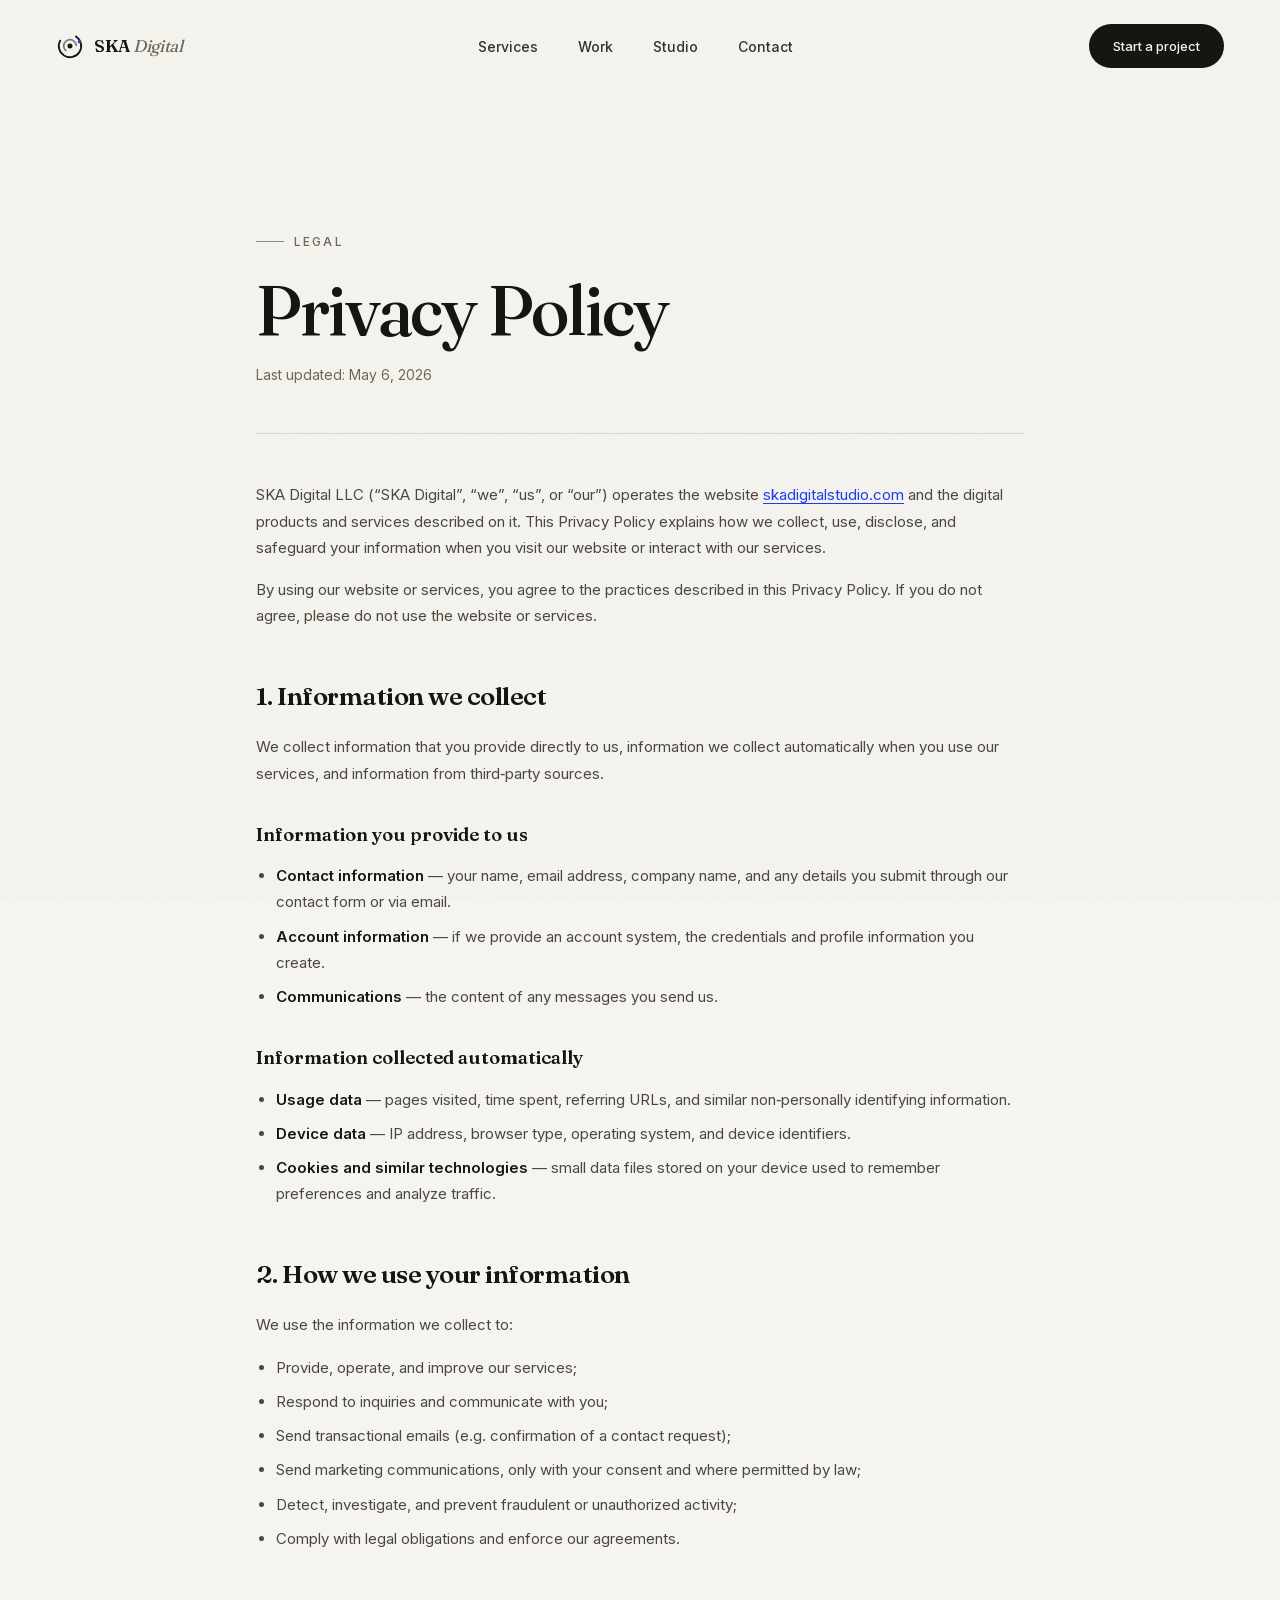
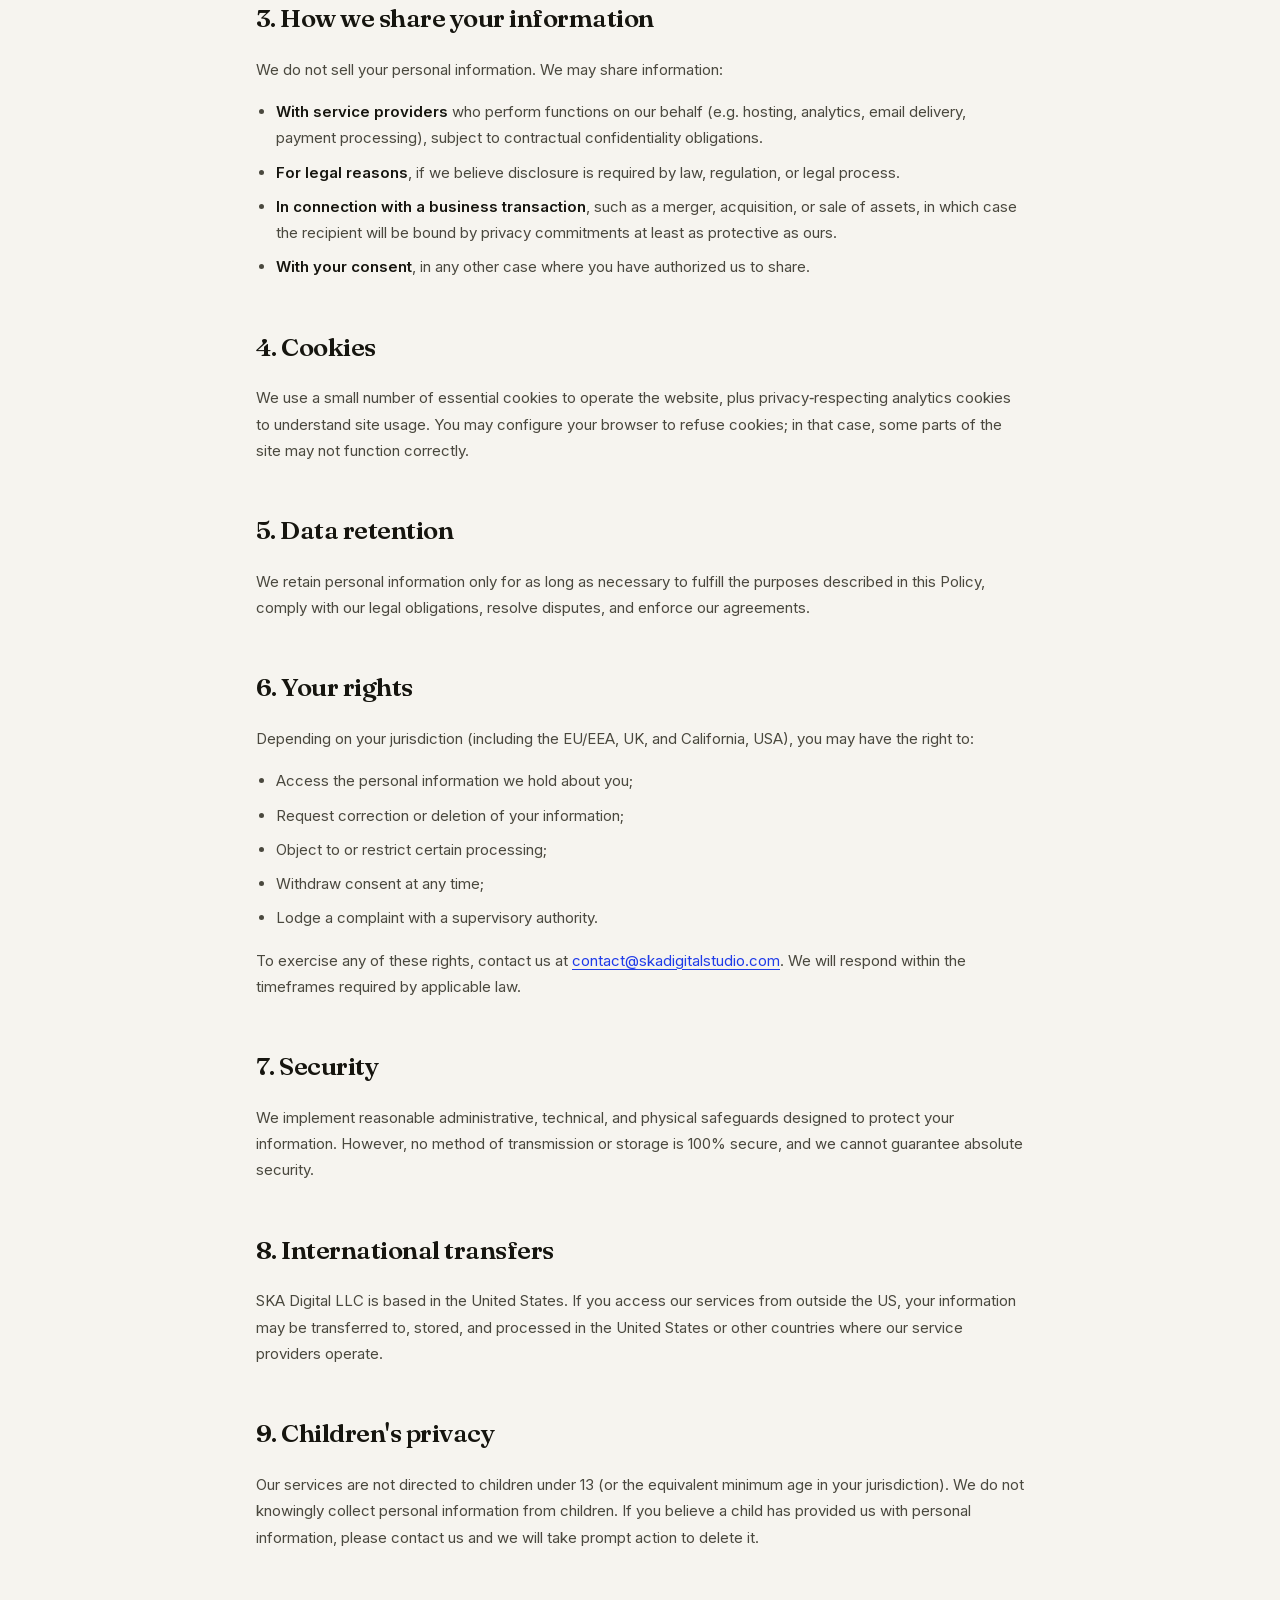
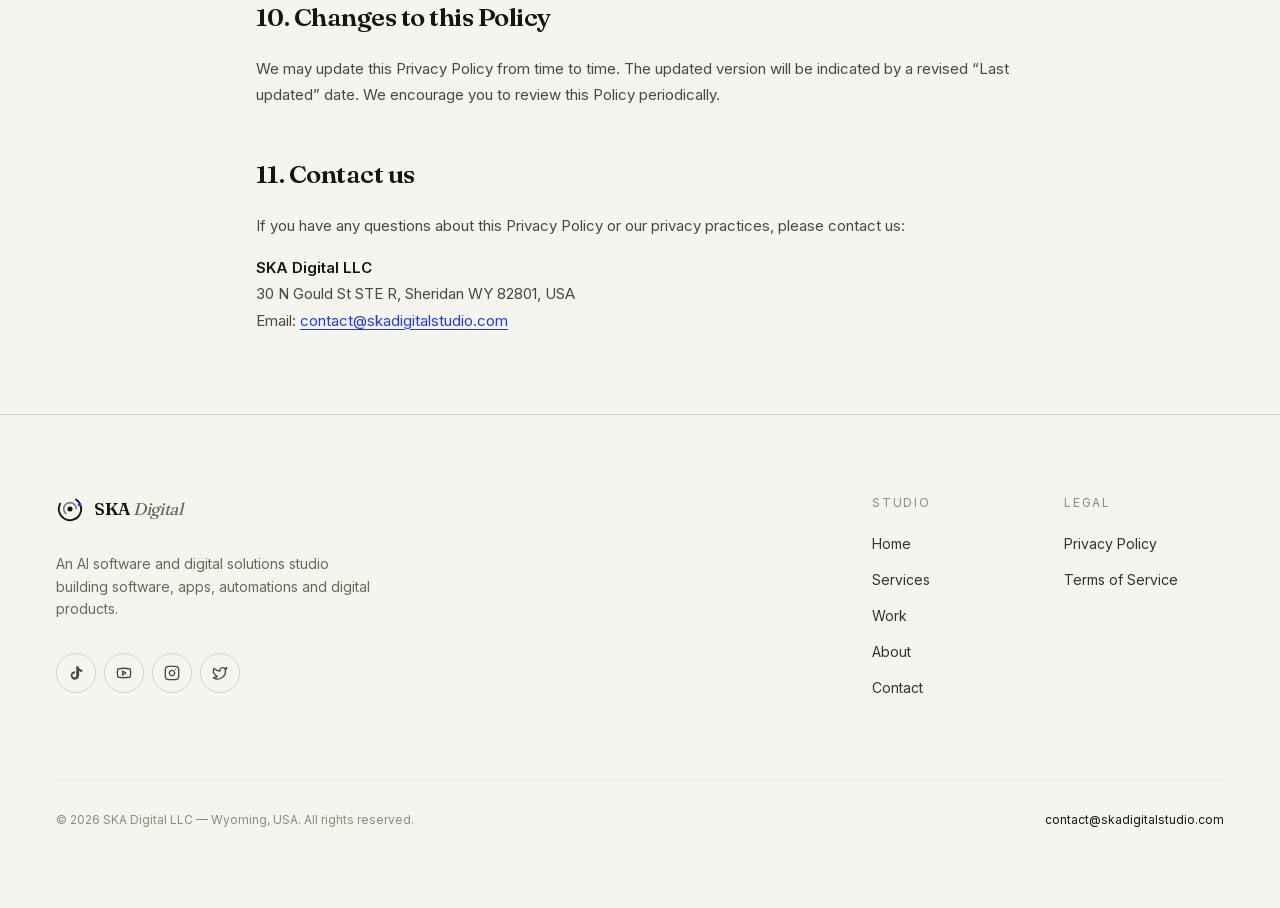
<file: privacy/index.html>
<!DOCTYPE html><html lang="en" class="__variable_f367f3 __variable_ae2eaa"><head><meta charSet="utf-8"/><meta name="viewport" content="width=device-width, initial-scale=1, maximum-scale=5"/><link rel="preload" href="/_next/static/media/cb9f64d62d112b41-s.p.woff2" as="font" crossorigin="" type="font/woff2"/><link rel="preload" href="/_next/static/media/e4af272ccee01ff0-s.p.woff2" as="font" crossorigin="" type="font/woff2"/><link rel="stylesheet" href="/_next/static/css/5031716a858ad2ef.css" data-precedence="next"/><link rel="preload" as="script" fetchPriority="low" href="/_next/static/chunks/webpack-22fb5fec424dbf36.js"/><script src="/_next/static/chunks/4bd1b696-927b5d87d2664d33.js" async=""></script><script src="/_next/static/chunks/517-ac96c0b2a1712abf.js" async=""></script><script src="/_next/static/chunks/main-app-30f6a71f10779a3f.js" async=""></script><script src="/_next/static/chunks/72-6feea2e4897be781.js" async=""></script><script src="/_next/static/chunks/app/privacy/page-427fa3ab270f94ac.js" async=""></script><meta name="next-size-adjust" content=""/><meta name="theme-color" content="#F6F4EF"/><meta name="color-scheme" content="light"/><title>Privacy Policy · SKA Digital</title><meta name="description" content="How SKA Digital LLC collects, uses, and protects your information."/><meta name="application-name" content="SKA Digital"/><meta name="author" content="SKA Digital LLC"/><link rel="manifest" href="/manifest.webmanifest"/><meta name="keywords" content="AI software development,mobile app development,web platforms,business automation,SaaS tools,digital product development,e-commerce technology,Wyoming LLC,SKA Digital,skadigitalstudio.com"/><meta name="creator" content="SKA Digital LLC"/><meta name="publisher" content="SKA Digital LLC"/><meta name="robots" content="index, follow"/><meta name="googlebot" content="index, follow, max-image-preview:large, max-snippet:-1"/><meta name="category" content="Technology"/><link rel="canonical" href="https://skadigitalstudio.com/"/><meta property="og:title" content="SKA Digital — AI Software &amp; Digital Solutions Studio"/><meta property="og:description" content="SKA Digital LLC builds AI‑powered software, mobile applications, web platforms, automation systems, and digital products for modern online businesses."/><meta property="og:url" content="https://skadigitalstudio.com/"/><meta property="og:site_name" content="SKA Digital"/><meta property="og:locale" content="en_US"/><meta property="og:image" content="https://skadigitalstudio.com/og-image.png"/><meta property="og:image:width" content="1200"/><meta property="og:image:height" content="630"/><meta property="og:image:type" content="image/png"/><meta property="og:image:alt" content="SKA Digital — AI Software &amp; Digital Solutions Studio"/><meta property="og:type" content="website"/><meta name="twitter:card" content="summary_large_image"/><meta name="twitter:site" content="@skadigitalstudio"/><meta name="twitter:creator" content="@skadigitalstudio"/><meta name="twitter:title" content="SKA Digital — AI Software &amp; Digital Solutions Studio"/><meta name="twitter:description" content="AI‑powered software, mobile apps, web platforms, and digital products. Built by SKA Digital LLC."/><meta name="twitter:image" content="https://skadigitalstudio.com/og-image.png"/><link rel="shortcut icon" href="/favicon.svg"/><link rel="icon" href="/favicon.svg" type="image/svg+xml"/><link rel="apple-touch-icon" href="/favicon.svg"/><script src="/_next/static/chunks/polyfills-42372ed130431b0a.js" noModule=""></script></head><body class="bg-paper text-ink-900 antialiased"><script type="application/ld+json">{"@context":"https://schema.org","@graph":[{"@type":["Organization","ProfessionalService"],"@id":"https://skadigitalstudio.com/#organization","name":"SKA Digital LLC","alternateName":"SKA Digital","url":"https://skadigitalstudio.com","logo":"https://skadigitalstudio.com/favicon.svg","image":"https://skadigitalstudio.com/og-image.png","email":"contact@skadigitalstudio.com","foundingDate":"2026","description":"SKA Digital LLC is a United States–based AI software and digital solutions studio. It builds AI‑powered software, mobile applications, web platforms, automation systems, SaaS tools and digital products for modern online businesses.","knowsAbout":["Artificial Intelligence","Software Engineering","Mobile App Development","Web Platforms","Business Automation","SaaS","Digital Products","E-commerce Technology"],"address":{"@type":"PostalAddress","streetAddress":"30 N Gould St STE R","addressLocality":"Sheridan","addressRegion":"WY","postalCode":"82801","addressCountry":"US"},"areaServed":"Worldwide","hasOfferCatalog":{"@type":"OfferCatalog","name":"Services","itemListElement":[{"@type":"Offer","itemOffered":{"@type":"Service","name":"AI Software Development"}},{"@type":"Offer","itemOffered":{"@type":"Service","name":"Mobile App Development"}},{"@type":"Offer","itemOffered":{"@type":"Service","name":"Web Platforms"}},{"@type":"Offer","itemOffered":{"@type":"Service","name":"Business Automation"}},{"@type":"Offer","itemOffered":{"@type":"Service","name":"SaaS Tools"}},{"@type":"Offer","itemOffered":{"@type":"Service","name":"Digital Product Development"}},{"@type":"Offer","itemOffered":{"@type":"Service","name":"E‑commerce Technology"}}]},"sameAs":["https://www.tiktok.com/@skadigitalstudio","https://www.youtube.com/@skadigitalstudio","https://www.instagram.com/skadigitalstudio","https://x.com/skadigitalstudio"]},{"@type":"WebSite","@id":"https://skadigitalstudio.com/#website","url":"https://skadigitalstudio.com","name":"SKA Digital","publisher":{"@id":"https://skadigitalstudio.com/#organization"},"inLanguage":"en"},{"@type":"FAQPage","@id":"https://skadigitalstudio.com/#faq","mainEntity":[{"@type":"Question","name":"What is SKA Digital?","acceptedAnswer":{"@type":"Answer","text":"SKA Digital LLC is a United States–based (Wyoming) AI software and digital solutions studio that builds AI‑powered software, mobile apps, web platforms, automation systems and digital products."}},{"@type":"Question","name":"What does SKA Digital build?","acceptedAnswer":{"@type":"Answer","text":"AI software, native iOS and Android mobile applications, web platforms and SaaS tools, business automation systems, digital products and e‑commerce technology."}},{"@type":"Question","name":"Where is SKA Digital located?","acceptedAnswer":{"@type":"Answer","text":"SKA Digital LLC is incorporated in Wyoming, United States, with a registered office at 30 N Gould St STE R, Sheridan, WY 82801. It operates remotely worldwide."}},{"@type":"Question","name":"How can I contact SKA Digital?","acceptedAnswer":{"@type":"Answer","text":"By email at contact@skadigitalstudio.com or via the contact form at https://skadigitalstudio.com/contact/."}}]}]}</script><div class="relative isolate min-h-screen"><div aria-hidden="true" class="pointer-events-none fixed inset-0 -z-10" style="background-color:#F6F4EF;background-image:url(&quot;data:image/svg+xml,%3Csvg xmlns=&#x27;http://www.w3.org/2000/svg&#x27; width=&#x27;140&#x27; height=&#x27;140&#x27;%3E%3Cfilter id=&#x27;n&#x27;%3E%3CfeTurbulence type=&#x27;fractalNoise&#x27; baseFrequency=&#x27;0.85&#x27; numOctaves=&#x27;2&#x27; stitchTiles=&#x27;stitch&#x27;/%3E%3CfeColorMatrix type=&#x27;matrix&#x27; values=&#x27;0 0 0 0 0.086 0 0 0 0 0.082 0 0 0 0 0.059 0 0 0 0.022 0&#x27;/%3E%3C/filter%3E%3Crect width=&#x27;100%25&#x27; height=&#x27;100%25&#x27; filter=&#x27;url(%23n)&#x27;/%3E%3C/svg%3E&quot;)"></div><header class="fixed inset-x-0 top-0 z-50 transition-all duration-500 border-b border-transparent"><div class="container-page"><nav class="flex items-center justify-between transition-all duration-500 py-6"><a class="group inline-flex items-center gap-2.5 text-ink-900" aria-label="SKA Digital" href="/"><svg viewBox="0 0 40 40" class="size-7 transition-transform duration-500 group-hover:rotate-[20deg]" role="img" aria-label="SKA Digital" fill="none"><circle cx="20" cy="20" r="16" stroke="currentColor" stroke-width="2.6" stroke-linecap="round" stroke-dasharray="74 100.5" transform="rotate(-58 20 20)"></circle><circle cx="20" cy="20" r="9" stroke="currentColor" stroke-width="2.4" stroke-linecap="round" stroke-dasharray="34 56.5" transform="rotate(132 20 20)" opacity="0.55"></circle><circle cx="20" cy="20" r="3.6" fill="currentColor"></circle><circle cx="33.5" cy="14" r="2.4" fill="#1F3BE8"></circle></svg><span class="font-display text-[17px] font-semibold tracking-tight">SKA <span class="font-normal italic text-ink-500">Digital</span></span></a><ul class="hidden items-center gap-10 lg:flex"><li><a class="link-underline text-sm font-medium text-ink-700" href="/#services">Services</a></li><li><a class="link-underline text-sm font-medium text-ink-700" href="/#products">Work</a></li><li><a class="link-underline text-sm font-medium text-ink-700" href="/#about">Studio</a></li><li><a class="link-underline text-sm font-medium text-ink-700" href="/#contact">Contact</a></li></ul><div class="flex items-center gap-3"><a class="hidden btn-primary !px-6 !py-3 !text-[13px] sm:inline-flex" href="/#contact">Start a project</a><button class="grid size-11 place-items-center rounded-full border border-ink-900/15 text-ink-900 lg:hidden" aria-label="Open menu"><svg xmlns="http://www.w3.org/2000/svg" width="24" height="24" viewBox="0 0 24 24" fill="none" stroke="currentColor" stroke-width="2" stroke-linecap="round" stroke-linejoin="round" class="lucide lucide-menu size-5"><line x1="4" x2="20" y1="12" y2="12"></line><line x1="4" x2="20" y1="6" y2="6"></line><line x1="4" x2="20" y1="18" y2="18"></line></svg></button></div></nav></div></header><main class="relative pt-40"><article class="container-page py-12 sm:py-16"><div class="mx-auto max-w-3xl"><span class="eyebrow mb-6">Legal</span><h1 class="display-lg text-balance text-ink-900">Privacy Policy</h1><p class="mt-5 text-sm text-ink-500">Last updated: <!-- -->May 6, 2026</p><div class="rule my-12"></div><div class="prose-legal"><p>SKA Digital LLC (“SKA Digital”, “we”, “us”, or “our”) operates the website<!-- --> <a href="https://skadigitalstudio.com">skadigitalstudio.com</a> and the digital products and services described on it. This Privacy Policy explains how we collect, use, disclose, and safeguard your information when you visit our website or interact with our services.</p><p>By using our website or services, you agree to the practices described in this Privacy Policy. If you do not agree, please do not use the website or services.</p><h2>1. Information we collect</h2><p>We collect information that you provide directly to us, information we collect automatically when you use our services, and information from third‑party sources.</p><h3>Information you provide to us</h3><ul><li><strong>Contact information</strong> — your name, email address, company name, and any details you submit through our contact form or via email.</li><li><strong>Account information</strong> — if we provide an account system, the credentials and profile information you create.</li><li><strong>Communications</strong> — the content of any messages you send us.</li></ul><h3>Information collected automatically</h3><ul><li><strong>Usage data</strong> — pages visited, time spent, referring URLs, and similar non‑personally identifying information.</li><li><strong>Device data</strong> — IP address, browser type, operating system, and device identifiers.</li><li><strong>Cookies and similar technologies</strong> — small data files stored on your device used to remember preferences and analyze traffic.</li></ul><h2>2. How we use your information</h2><p>We use the information we collect to:</p><ul><li>Provide, operate, and improve our services;</li><li>Respond to inquiries and communicate with you;</li><li>Send transactional emails (e.g. confirmation of a contact request);</li><li>Send marketing communications, only with your consent and where permitted by law;</li><li>Detect, investigate, and prevent fraudulent or unauthorized activity;</li><li>Comply with legal obligations and enforce our agreements.</li></ul><h2>3. How we share your information</h2><p>We do not sell your personal information. We may share information:</p><ul><li><strong>With service providers</strong> who perform functions on our behalf (e.g. hosting, analytics, email delivery, payment processing), subject to contractual confidentiality obligations.</li><li><strong>For legal reasons</strong>, if we believe disclosure is required by law, regulation, or legal process.</li><li><strong>In connection with a business transaction</strong>, such as a merger, acquisition, or sale of assets, in which case the recipient will be bound by privacy commitments at least as protective as ours.</li><li><strong>With your consent</strong>, in any other case where you have authorized us to share.</li></ul><h2>4. Cookies</h2><p>We use a small number of essential cookies to operate the website, plus privacy‑respecting analytics cookies to understand site usage. You may configure your browser to refuse cookies; in that case, some parts of the site may not function correctly.</p><h2>5. Data retention</h2><p>We retain personal information only for as long as necessary to fulfill the purposes described in this Policy, comply with our legal obligations, resolve disputes, and enforce our agreements.</p><h2>6. Your rights</h2><p>Depending on your jurisdiction (including the EU/EEA, UK, and California, USA), you may have the right to:</p><ul><li>Access the personal information we hold about you;</li><li>Request correction or deletion of your information;</li><li>Object to or restrict certain processing;</li><li>Withdraw consent at any time;</li><li>Lodge a complaint with a supervisory authority.</li></ul><p>To exercise any of these rights, contact us at<!-- --> <a href="mailto:contact@skadigitalstudio.com">contact@skadigitalstudio.com</a>. We will respond within the timeframes required by applicable law.</p><h2>7. Security</h2><p>We implement reasonable administrative, technical, and physical safeguards designed to protect your information. However, no method of transmission or storage is 100% secure, and we cannot guarantee absolute security.</p><h2>8. International transfers</h2><p>SKA Digital LLC is based in the United States. If you access our services from outside the US, your information may be transferred to, stored, and processed in the United States or other countries where our service providers operate.</p><h2>9. Children&#x27;s privacy</h2><p>Our services are not directed to children under 13 (or the equivalent minimum age in your jurisdiction). We do not knowingly collect personal information from children. If you believe a child has provided us with personal information, please contact us and we will take prompt action to delete it.</p><h2>10. Changes to this Policy</h2><p>We may update this Privacy Policy from time to time. The updated version will be indicated by a revised “Last updated” date. We encourage you to review this Policy periodically.</p><h2>11. Contact us</h2><p>If you have any questions about this Privacy Policy or our privacy practices, please contact us:</p><p><strong>SKA Digital LLC</strong><br/>30 N Gould St STE R, Sheridan WY 82801, USA<br/>Email:<!-- --> <a href="mailto:contact@skadigitalstudio.com">contact@skadigitalstudio.com</a></p></div></div></article></main><footer class="relative border-t border-ink-900/15"><div class="container-page py-20"><div class="grid gap-14 lg:grid-cols-12"><div class="lg:col-span-5"><a class="group inline-flex items-center gap-2.5 text-ink-900" aria-label="SKA Digital" href="/"><svg viewBox="0 0 40 40" class="size-7 transition-transform duration-500 group-hover:rotate-[20deg]" role="img" aria-label="SKA Digital" fill="none"><circle cx="20" cy="20" r="16" stroke="currentColor" stroke-width="2.6" stroke-linecap="round" stroke-dasharray="74 100.5" transform="rotate(-58 20 20)"></circle><circle cx="20" cy="20" r="9" stroke="currentColor" stroke-width="2.4" stroke-linecap="round" stroke-dasharray="34 56.5" transform="rotate(132 20 20)" opacity="0.55"></circle><circle cx="20" cy="20" r="3.6" fill="currentColor"></circle><circle cx="33.5" cy="14" r="2.4" fill="#1F3BE8"></circle></svg><span class="font-display text-[17px] font-semibold tracking-tight">SKA <span class="font-normal italic text-ink-500">Digital</span></span></a><p class="mt-6 max-w-xs text-sm leading-relaxed text-ink-500">An AI software and digital solutions studio building software, apps, automations and digital products.</p><div class="mt-8 flex items-center gap-2"><a href="https://www.tiktok.com/@skadigitalstudio" target="_blank" rel="noopener noreferrer" aria-label="TikTok" class="grid size-10 place-items-center rounded-full border border-ink-900/15 text-ink-600 transition hover:border-ink-900 hover:bg-ink-900 hover:text-paper"><svg viewBox="0 0 24 24" class="size-4 fill-current"><path d="M19.59 6.69a4.83 4.83 0 0 1-3.77-4.25V2h-3.45v13.67a2.89 2.89 0 0 1-5.2 1.74 2.89 2.89 0 0 1 2.31-4.64 2.93 2.93 0 0 1 .88.13V9.4a6.84 6.84 0 0 0-1-.05A6.33 6.33 0 0 0 5.8 20.1a6.34 6.34 0 0 0 10.86-4.43V8.84a8.16 8.16 0 0 0 4.77 1.52V6.93a4.85 4.85 0 0 1-1.84-.24Z"></path></svg></a><a href="https://www.youtube.com/@skadigitalstudio" target="_blank" rel="noopener noreferrer" aria-label="YouTube" class="grid size-10 place-items-center rounded-full border border-ink-900/15 text-ink-600 transition hover:border-ink-900 hover:bg-ink-900 hover:text-paper"><svg xmlns="http://www.w3.org/2000/svg" width="24" height="24" viewBox="0 0 24 24" fill="none" stroke="currentColor" stroke-width="2" stroke-linecap="round" stroke-linejoin="round" class="lucide lucide-youtube size-4"><path d="M2.5 17a24.12 24.12 0 0 1 0-10 2 2 0 0 1 1.4-1.4 49.56 49.56 0 0 1 16.2 0A2 2 0 0 1 21.5 7a24.12 24.12 0 0 1 0 10 2 2 0 0 1-1.4 1.4 49.55 49.55 0 0 1-16.2 0A2 2 0 0 1 2.5 17"></path><path d="m10 15 5-3-5-3z"></path></svg></a><a href="https://www.instagram.com/skadigitalstudio" target="_blank" rel="noopener noreferrer" aria-label="Instagram" class="grid size-10 place-items-center rounded-full border border-ink-900/15 text-ink-600 transition hover:border-ink-900 hover:bg-ink-900 hover:text-paper"><svg xmlns="http://www.w3.org/2000/svg" width="24" height="24" viewBox="0 0 24 24" fill="none" stroke="currentColor" stroke-width="2" stroke-linecap="round" stroke-linejoin="round" class="lucide lucide-instagram size-4"><rect width="20" height="20" x="2" y="2" rx="5" ry="5"></rect><path d="M16 11.37A4 4 0 1 1 12.63 8 4 4 0 0 1 16 11.37z"></path><line x1="17.5" x2="17.51" y1="6.5" y2="6.5"></line></svg></a><a href="https://x.com/skadigitalstudio" target="_blank" rel="noopener noreferrer" aria-label="X / Twitter" class="grid size-10 place-items-center rounded-full border border-ink-900/15 text-ink-600 transition hover:border-ink-900 hover:bg-ink-900 hover:text-paper"><svg xmlns="http://www.w3.org/2000/svg" width="24" height="24" viewBox="0 0 24 24" fill="none" stroke="currentColor" stroke-width="2" stroke-linecap="round" stroke-linejoin="round" class="lucide lucide-twitter size-4"><path d="M22 4s-.7 2.1-2 3.4c1.6 10-9.4 17.3-18 11.6 2.2.1 4.4-.6 6-2C3 15.5.5 9.6 3 5c2.2 2.6 5.6 4.1 9 4-.9-4.2 4-6.6 7-3.8 1.1 0 3-1.2 3-1.2z"></path></svg></a></div></div><div class="grid grid-cols-2 gap-8 lg:col-span-4 lg:col-start-9"><div><div class="text-xs uppercase tracking-[0.15em] text-ink-400">Studio</div><ul class="mt-5 space-y-3"><li><a class="link-underline text-sm text-ink-700" href="/">Home</a></li><li><a class="link-underline text-sm text-ink-700" href="/#services">Services</a></li><li><a class="link-underline text-sm text-ink-700" href="/#products">Work</a></li><li><a class="link-underline text-sm text-ink-700" href="/#about">About</a></li><li><a class="link-underline text-sm text-ink-700" href="/#contact">Contact</a></li></ul></div><div><div class="text-xs uppercase tracking-[0.15em] text-ink-400">Legal</div><ul class="mt-5 space-y-3"><li><a class="link-underline text-sm text-ink-700" href="/privacy/">Privacy Policy</a></li><li><a class="link-underline text-sm text-ink-700" href="/terms/">Terms of Service</a></li></ul></div></div></div><div class="mt-20 flex flex-col items-start justify-between gap-3 border-t border-ink-900/12 pt-8 text-xs text-ink-400 sm:flex-row sm:items-center"><span>© <!-- -->2026<!-- --> SKA Digital LLC — Wyoming, USA. All rights reserved.</span><a href="mailto:contact@skadigitalstudio.com" class="link-underline">contact@skadigitalstudio.com</a></div></div></footer></div><script src="/_next/static/chunks/webpack-22fb5fec424dbf36.js" async=""></script><script>(self.__next_f=self.__next_f||[]).push([0])</script><script>self.__next_f.push([1,"1:\"$Sreact.fragment\"\n3:I[5244,[],\"\"]\n4:I[3866,[],\"\"]\n5:I[9649,[\"72\",\"static/chunks/72-6feea2e4897be781.js\",\"877\",\"static/chunks/app/privacy/page-427fa3ab270f94ac.js\"],\"Navbar\"]\n6:I[8173,[\"72\",\"static/chunks/72-6feea2e4897be781.js\",\"877\",\"static/chunks/app/privacy/page-427fa3ab270f94ac.js\"],\"\"]\n7:I[6213,[],\"OutletBoundary\"]\n9:I[6213,[],\"MetadataBoundary\"]\nb:I[6213,[],\"ViewportBoundary\"]\nd:I[4835,[],\"\"]\n:HL[\"/_next/static/media/cb9f64d62d112b41-s.p.woff2\",\"font\",{\"crossOrigin\":\"\",\"type\":\"font/woff2\"}]\n:HL[\"/_next/static/media/e4af272ccee01ff0-s.p.woff2\",\"font\",{\"crossOrigin\":\"\",\"type\":\"font/woff2\"}]\n:HL[\"/_next/static/css/5031716a858ad2ef.css\",\"style\"]\n2:Tc62,"])</script><script>self.__next_f.push([1,"{\"@context\":\"https://schema.org\",\"@graph\":[{\"@type\":[\"Organization\",\"ProfessionalService\"],\"@id\":\"https://skadigitalstudio.com/#organization\",\"name\":\"SKA Digital LLC\",\"alternateName\":\"SKA Digital\",\"url\":\"https://skadigitalstudio.com\",\"logo\":\"https://skadigitalstudio.com/favicon.svg\",\"image\":\"https://skadigitalstudio.com/og-image.png\",\"email\":\"contact@skadigitalstudio.com\",\"foundingDate\":\"2026\",\"description\":\"SKA Digital LLC is a United States–based AI software and digital solutions studio. It builds AI‑powered software, mobile applications, web platforms, automation systems, SaaS tools and digital products for modern online businesses.\",\"knowsAbout\":[\"Artificial Intelligence\",\"Software Engineering\",\"Mobile App Development\",\"Web Platforms\",\"Business Automation\",\"SaaS\",\"Digital Products\",\"E-commerce Technology\"],\"address\":{\"@type\":\"PostalAddress\",\"streetAddress\":\"30 N Gould St STE R\",\"addressLocality\":\"Sheridan\",\"addressRegion\":\"WY\",\"postalCode\":\"82801\",\"addressCountry\":\"US\"},\"areaServed\":\"Worldwide\",\"hasOfferCatalog\":{\"@type\":\"OfferCatalog\",\"name\":\"Services\",\"itemListElement\":[{\"@type\":\"Offer\",\"itemOffered\":{\"@type\":\"Service\",\"name\":\"AI Software Development\"}},{\"@type\":\"Offer\",\"itemOffered\":{\"@type\":\"Service\",\"name\":\"Mobile App Development\"}},{\"@type\":\"Offer\",\"itemOffered\":{\"@type\":\"Service\",\"name\":\"Web Platforms\"}},{\"@type\":\"Offer\",\"itemOffered\":{\"@type\":\"Service\",\"name\":\"Business Automation\"}},{\"@type\":\"Offer\",\"itemOffered\":{\"@type\":\"Service\",\"name\":\"SaaS Tools\"}},{\"@type\":\"Offer\",\"itemOffered\":{\"@type\":\"Service\",\"name\":\"Digital Product Development\"}},{\"@type\":\"Offer\",\"itemOffered\":{\"@type\":\"Service\",\"name\":\"E‑commerce Technology\"}}]},\"sameAs\":[\"https://www.tiktok.com/@skadigitalstudio\",\"https://www.youtube.com/@skadigitalstudio\",\"https://www.instagram.com/skadigitalstudio\",\"https://x.com/skadigitalstudio\"]},{\"@type\":\"WebSite\",\"@id\":\"https://skadigitalstudio.com/#website\",\"url\":\"https://skadigitalstudio.com\",\"name\":\"SKA Digital\",\"publisher\":{\"@id\":\"https://skadigitalstudio.com/#organization\"},\"inLanguage\":\"en\"},{\"@type\":\"FAQPage\",\"@id\":\"https://skadigitalstudio.com/#faq\",\"mainEntity\":[{\"@type\":\"Question\",\"name\":\"What is SKA Digital?\",\"acceptedAnswer\":{\"@type\":\"Answer\",\"text\":\"SKA Digital LLC is a United States–based (Wyoming) AI software and digital solutions studio that builds AI‑powered software, mobile apps, web platforms, automation systems and digital products.\"}},{\"@type\":\"Question\",\"name\":\"What does SKA Digital build?\",\"acceptedAnswer\":{\"@type\":\"Answer\",\"text\":\"AI software, native iOS and Android mobile applications, web platforms and SaaS tools, business automation systems, digital products and e‑commerce technology.\"}},{\"@type\":\"Question\",\"name\":\"Where is SKA Digital located?\",\"acceptedAnswer\":{\"@type\":\"Answer\",\"text\":\"SKA Digital LLC is incorporated in Wyoming, United States, with a registered office at 30 N Gould St STE R, Sheridan, WY 82801. It operates remotely worldwide.\"}},{\"@type\":\"Question\",\"name\":\"How can I contact SKA Digital?\",\"acceptedAnswer\":{\"@type\":\"Answer\",\"text\":\"By email at contact@skadigitalstudio.com or via the contact form at https://skadigitalstudio.com/contact/.\"}}]}]}"])</script><script>self.__next_f.push([1,"0:{\"P\":null,\"b\":\"jLtZXGZNlZ_3AOnYagBNg\",\"p\":\"\",\"c\":[\"\",\"privacy\",\"\"],\"i\":false,\"f\":[[[\"\",{\"children\":[\"privacy\",{\"children\":[\"__PAGE__\",{}]}]},\"$undefined\",\"$undefined\",true],[\"\",[\"$\",\"$1\",\"c\",{\"children\":[[[\"$\",\"link\",\"0\",{\"rel\":\"stylesheet\",\"href\":\"/_next/static/css/5031716a858ad2ef.css\",\"precedence\":\"next\",\"crossOrigin\":\"$undefined\",\"nonce\":\"$undefined\"}]],[\"$\",\"html\",null,{\"lang\":\"en\",\"className\":\"__variable_f367f3 __variable_ae2eaa\",\"children\":[\"$\",\"body\",null,{\"className\":\"bg-paper text-ink-900 antialiased\",\"children\":[[\"$\",\"script\",null,{\"type\":\"application/ld+json\",\"dangerouslySetInnerHTML\":{\"__html\":\"$2\"}}],[\"$\",\"div\",null,{\"className\":\"relative isolate min-h-screen\",\"children\":[\"$\",\"$L3\",null,{\"parallelRouterKey\":\"children\",\"segmentPath\":[\"children\"],\"error\":\"$undefined\",\"errorStyles\":\"$undefined\",\"errorScripts\":\"$undefined\",\"template\":[\"$\",\"$L4\",null,{}],\"templateStyles\":\"$undefined\",\"templateScripts\":\"$undefined\",\"notFound\":[[],[[\"$\",\"title\",null,{\"children\":\"404: This page could not be found.\"}],[\"$\",\"div\",null,{\"style\":{\"fontFamily\":\"system-ui,\\\"Segoe UI\\\",Roboto,Helvetica,Arial,sans-serif,\\\"Apple Color Emoji\\\",\\\"Segoe UI Emoji\\\"\",\"height\":\"100vh\",\"textAlign\":\"center\",\"display\":\"flex\",\"flexDirection\":\"column\",\"alignItems\":\"center\",\"justifyContent\":\"center\"},\"children\":[\"$\",\"div\",null,{\"children\":[[\"$\",\"style\",null,{\"dangerouslySetInnerHTML\":{\"__html\":\"body{color:#000;background:#fff;margin:0}.next-error-h1{border-right:1px solid rgba(0,0,0,.3)}@media (prefers-color-scheme:dark){body{color:#fff;background:#000}.next-error-h1{border-right:1px solid rgba(255,255,255,.3)}}\"}}],[\"$\",\"h1\",null,{\"className\":\"next-error-h1\",\"style\":{\"display\":\"inline-block\",\"margin\":\"0 20px 0 0\",\"padding\":\"0 23px 0 0\",\"fontSize\":24,\"fontWeight\":500,\"verticalAlign\":\"top\",\"lineHeight\":\"49px\"},\"children\":404}],[\"$\",\"div\",null,{\"style\":{\"display\":\"inline-block\"},\"children\":[\"$\",\"h2\",null,{\"style\":{\"fontSize\":14,\"fontWeight\":400,\"lineHeight\":\"49px\",\"margin\":0},\"children\":\"This page could not be found.\"}]}]]}]}]]],\"forbidden\":\"$undefined\",\"unauthorized\":\"$undefined\"}]}]]}]}]]}],{\"children\":[\"privacy\",[\"$\",\"$1\",\"c\",{\"children\":[null,[\"$\",\"$L3\",null,{\"parallelRouterKey\":\"children\",\"segmentPath\":[\"children\",\"privacy\",\"children\"],\"error\":\"$undefined\",\"errorStyles\":\"$undefined\",\"errorScripts\":\"$undefined\",\"template\":[\"$\",\"$L4\",null,{}],\"templateStyles\":\"$undefined\",\"templateScripts\":\"$undefined\",\"notFound\":\"$undefined\",\"forbidden\":\"$undefined\",\"unauthorized\":\"$undefined\"}]]}],{\"children\":[\"__PAGE__\",[\"$\",\"$1\",\"c\",{\"children\":[[[\"$\",\"div\",null,{\"aria-hidden\":true,\"className\":\"pointer-events-none fixed inset-0 -z-10\",\"style\":{\"backgroundColor\":\"#F6F4EF\",\"backgroundImage\":\"url(\\\"data:image/svg+xml,%3Csvg xmlns='http://www.w3.org/2000/svg' width='140' height='140'%3E%3Cfilter id='n'%3E%3CfeTurbulence type='fractalNoise' baseFrequency='0.85' numOctaves='2' stitchTiles='stitch'/%3E%3CfeColorMatrix type='matrix' values='0 0 0 0 0.086 0 0 0 0 0.082 0 0 0 0 0.059 0 0 0 0.022 0'/%3E%3C/filter%3E%3Crect width='100%25' height='100%25' filter='url(%23n)'/%3E%3C/svg%3E\\\")\"}}],[\"$\",\"$L5\",null,{}],[\"$\",\"main\",null,{\"className\":\"relative pt-40\",\"children\":[\"$\",\"article\",null,{\"className\":\"container-page py-12 sm:py-16\",\"children\":[\"$\",\"div\",null,{\"className\":\"mx-auto max-w-3xl\",\"children\":[[\"$\",\"span\",null,{\"className\":\"eyebrow mb-6\",\"children\":\"Legal\"}],[\"$\",\"h1\",null,{\"className\":\"display-lg text-balance text-ink-900\",\"children\":\"Privacy Policy\"}],[\"$\",\"p\",null,{\"className\":\"mt-5 text-sm text-ink-500\",\"children\":[\"Last updated: \",\"May 6, 2026\"]}],[\"$\",\"div\",null,{\"className\":\"rule my-12\"}],[\"$\",\"div\",null,{\"className\":\"prose-legal\",\"children\":[[\"$\",\"p\",null,{\"children\":[\"SKA Digital LLC (“SKA Digital”, “we”, “us”, or “our”) operates the website\",\" \",[\"$\",\"a\",null,{\"href\":\"https://skadigitalstudio.com\",\"children\":\"skadigitalstudio.com\"}],\" and the digital products and services described on it. This Privacy Policy explains how we collect, use, disclose, and safeguard your information when you visit our website or interact with our services.\"]}],[\"$\",\"p\",null,{\"children\":\"By using our website or services, you agree to the practices described in this Privacy Policy. If you do not agree, please do not use the website or services.\"}],[\"$\",\"h2\",null,{\"children\":\"1. Information we collect\"}],[\"$\",\"p\",null,{\"children\":\"We collect information that you provide directly to us, information we collect automatically when you use our services, and information from third‑party sources.\"}],[\"$\",\"h3\",null,{\"children\":\"Information you provide to us\"}],[\"$\",\"ul\",null,{\"children\":[[\"$\",\"li\",null,{\"children\":[[\"$\",\"strong\",null,{\"children\":\"Contact information\"}],\" — your name, email address, company name, and any details you submit through our contact form or via email.\"]}],[\"$\",\"li\",null,{\"children\":[[\"$\",\"strong\",null,{\"children\":\"Account information\"}],\" — if we provide an account system, the credentials and profile information you create.\"]}],[\"$\",\"li\",null,{\"children\":[[\"$\",\"strong\",null,{\"children\":\"Communications\"}],\" — the content of any messages you send us.\"]}]]}],[\"$\",\"h3\",null,{\"children\":\"Information collected automatically\"}],[\"$\",\"ul\",null,{\"children\":[[\"$\",\"li\",null,{\"children\":[[\"$\",\"strong\",null,{\"children\":\"Usage data\"}],\" — pages visited, time spent, referring URLs, and similar non‑personally identifying information.\"]}],[\"$\",\"li\",null,{\"children\":[[\"$\",\"strong\",null,{\"children\":\"Device data\"}],\" — IP address, browser type, operating system, and device identifiers.\"]}],[\"$\",\"li\",null,{\"children\":[[\"$\",\"strong\",null,{\"children\":\"Cookies and similar technologies\"}],\" — small data files stored on your device used to remember preferences and analyze traffic.\"]}]]}],[\"$\",\"h2\",null,{\"children\":\"2. How we use your information\"}],[\"$\",\"p\",null,{\"children\":\"We use the information we collect to:\"}],[\"$\",\"ul\",null,{\"children\":[[\"$\",\"li\",null,{\"children\":\"Provide, operate, and improve our services;\"}],[\"$\",\"li\",null,{\"children\":\"Respond to inquiries and communicate with you;\"}],[\"$\",\"li\",null,{\"children\":\"Send transactional emails (e.g. confirmation of a contact request);\"}],[\"$\",\"li\",null,{\"children\":\"Send marketing communications, only with your consent and where permitted by law;\"}],[\"$\",\"li\",null,{\"children\":\"Detect, investigate, and prevent fraudulent or unauthorized activity;\"}],[\"$\",\"li\",null,{\"children\":\"Comply with legal obligations and enforce our agreements.\"}]]}],[\"$\",\"h2\",null,{\"children\":\"3. How we share your information\"}],[\"$\",\"p\",null,{\"children\":\"We do not sell your personal information. We may share information:\"}],[\"$\",\"ul\",null,{\"children\":[[\"$\",\"li\",null,{\"children\":[[\"$\",\"strong\",null,{\"children\":\"With service providers\"}],\" who perform functions on our behalf (e.g. hosting, analytics, email delivery, payment processing), subject to contractual confidentiality obligations.\"]}],[\"$\",\"li\",null,{\"children\":[[\"$\",\"strong\",null,{\"children\":\"For legal reasons\"}],\", if we believe disclosure is required by law, regulation, or legal process.\"]}],[\"$\",\"li\",null,{\"children\":[[\"$\",\"strong\",null,{\"children\":\"In connection with a business transaction\"}],\", such as a merger, acquisition, or sale of assets, in which case the recipient will be bound by privacy commitments at least as protective as ours.\"]}],[\"$\",\"li\",null,{\"children\":[[\"$\",\"strong\",null,{\"children\":\"With your consent\"}],\", in any other case where you have authorized us to share.\"]}]]}],[\"$\",\"h2\",null,{\"children\":\"4. Cookies\"}],[\"$\",\"p\",null,{\"children\":\"We use a small number of essential cookies to operate the website, plus privacy‑respecting analytics cookies to understand site usage. You may configure your browser to refuse cookies; in that case, some parts of the site may not function correctly.\"}],[\"$\",\"h2\",null,{\"children\":\"5. Data retention\"}],[\"$\",\"p\",null,{\"children\":\"We retain personal information only for as long as necessary to fulfill the purposes described in this Policy, comply with our legal obligations, resolve disputes, and enforce our agreements.\"}],[\"$\",\"h2\",null,{\"children\":\"6. Your rights\"}],[\"$\",\"p\",null,{\"children\":\"Depending on your jurisdiction (including the EU/EEA, UK, and California, USA), you may have the right to:\"}],[\"$\",\"ul\",null,{\"children\":[[\"$\",\"li\",null,{\"children\":\"Access the personal information we hold about you;\"}],[\"$\",\"li\",null,{\"children\":\"Request correction or deletion of your information;\"}],[\"$\",\"li\",null,{\"children\":\"Object to or restrict certain processing;\"}],[\"$\",\"li\",null,{\"children\":\"Withdraw consent at any time;\"}],[\"$\",\"li\",null,{\"children\":\"Lodge a complaint with a supervisory authority.\"}]]}],[\"$\",\"p\",null,{\"children\":[\"To exercise any of these rights, contact us at\",\" \",[\"$\",\"a\",null,{\"href\":\"mailto:contact@skadigitalstudio.com\",\"children\":\"contact@skadigitalstudio.com\"}],\". We will respond within the timeframes required by applicable law.\"]}],[\"$\",\"h2\",null,{\"children\":\"7. Security\"}],[\"$\",\"p\",null,{\"children\":\"We implement reasonable administrative, technical, and physical safeguards designed to protect your information. However, no method of transmission or storage is 100% secure, and we cannot guarantee absolute security.\"}],[\"$\",\"h2\",null,{\"children\":\"8. International transfers\"}],[\"$\",\"p\",null,{\"children\":\"SKA Digital LLC is based in the United States. If you access our services from outside the US, your information may be transferred to, stored, and processed in the United States or other countries where our service providers operate.\"}],[\"$\",\"h2\",null,{\"children\":\"9. Children's privacy\"}],[\"$\",\"p\",null,{\"children\":\"Our services are not directed to children under 13 (or the equivalent minimum age in your jurisdiction). We do not knowingly collect personal information from children. If you believe a child has provided us with personal information, please contact us and we will take prompt action to delete it.\"}],[\"$\",\"h2\",null,{\"children\":\"10. Changes to this Policy\"}],[\"$\",\"p\",null,{\"children\":\"We may update this Privacy Policy from time to time. The updated version will be indicated by a revised “Last updated” date. We encourage you to review this Policy periodically.\"}],[\"$\",\"h2\",null,{\"children\":\"11. Contact us\"}],[\"$\",\"p\",null,{\"children\":\"If you have any questions about this Privacy Policy or our privacy practices, please contact us:\"}],[\"$\",\"p\",null,{\"children\":[[\"$\",\"strong\",null,{\"children\":\"SKA Digital LLC\"}],[\"$\",\"br\",null,{}],\"30 N Gould St STE R, Sheridan WY 82801, USA\",[\"$\",\"br\",null,{}],\"Email:\",\" \",[\"$\",\"a\",null,{\"href\":\"mailto:contact@skadigitalstudio.com\",\"children\":\"contact@skadigitalstudio.com\"}]]}]]}]]}]}]}],[\"$\",\"footer\",null,{\"className\":\"relative border-t border-ink-900/15\",\"children\":[\"$\",\"div\",null,{\"className\":\"container-page py-20\",\"children\":[[\"$\",\"div\",null,{\"className\":\"grid gap-14 lg:grid-cols-12\",\"children\":[[\"$\",\"div\",null,{\"className\":\"lg:col-span-5\",\"children\":[[\"$\",\"$L6\",null,{\"href\":\"/\",\"className\":\"group inline-flex items-center gap-2.5 text-ink-900\",\"aria-label\":\"SKA Digital\",\"children\":[[\"$\",\"svg\",null,{\"viewBox\":\"0 0 40 40\",\"className\":\"size-7 transition-transform duration-500 group-hover:rotate-[20deg]\",\"role\":\"img\",\"aria-label\":\"SKA Digital\",\"fill\":\"none\",\"children\":[[\"$\",\"circle\",null,{\"cx\":\"20\",\"cy\":\"20\",\"r\":\"16\",\"stroke\":\"currentColor\",\"strokeWidth\":\"2.6\",\"strokeLinecap\":\"round\",\"strokeDasharray\":\"74 100.5\",\"transform\":\"rotate(-58 20 20)\"}],[\"$\",\"circle\",null,{\"cx\":\"20\",\"cy\":\"20\",\"r\":\"9\",\"stroke\":\"currentColor\",\"strokeWidth\":\"2.4\",\"strokeLinecap\":\"round\",\"strokeDasharray\":\"34 56.5\",\"transform\":\"rotate(132 20 20)\",\"opacity\":\"0.55\"}],[\"$\",\"circle\",null,{\"cx\":\"20\",\"cy\":\"20\",\"r\":\"3.6\",\"fill\":\"currentColor\"}],[\"$\",\"circle\",null,{\"cx\":\"33.5\",\"cy\":\"14\",\"r\":\"2.4\",\"fill\":\"#1F3BE8\"}]]}],[\"$\",\"span\",null,{\"className\":\"font-display text-[17px] font-semibold tracking-tight\",\"children\":[\"SKA \",[\"$\",\"span\",null,{\"className\":\"font-normal italic text-ink-500\",\"children\":\"Digital\"}]]}]]}],[\"$\",\"p\",null,{\"className\":\"mt-6 max-w-xs text-sm leading-relaxed text-ink-500\",\"children\":\"An AI software and digital solutions studio building software, apps, automations and digital products.\"}],[\"$\",\"div\",null,{\"className\":\"mt-8 flex items-center gap-2\",\"children\":[[\"$\",\"a\",\"TikTok\",{\"href\":\"https://www.tiktok.com/@skadigitalstudio\",\"target\":\"_blank\",\"rel\":\"noopener noreferrer\",\"aria-label\":\"TikTok\",\"className\":\"grid size-10 place-items-center rounded-full border border-ink-900/15 text-ink-600 transition hover:border-ink-900 hover:bg-ink-900 hover:text-paper\",\"children\":[\"$\",\"svg\",null,{\"viewBox\":\"0 0 24 24\",\"className\":\"size-4 fill-current\",\"children\":[\"$\",\"path\",null,{\"d\":\"M19.59 6.69a4.83 4.83 0 0 1-3.77-4.25V2h-3.45v13.67a2.89 2.89 0 0 1-5.2 1.74 2.89 2.89 0 0 1 2.31-4.64 2.93 2.93 0 0 1 .88.13V9.4a6.84 6.84 0 0 0-1-.05A6.33 6.33 0 0 0 5.8 20.1a6.34 6.34 0 0 0 10.86-4.43V8.84a8.16 8.16 0 0 0 4.77 1.52V6.93a4.85 4.85 0 0 1-1.84-.24Z\"}]}]}],[\"$\",\"a\",\"YouTube\",{\"href\":\"https://www.youtube.com/@skadigitalstudio\",\"target\":\"_blank\",\"rel\":\"noopener noreferrer\",\"aria-label\":\"YouTube\",\"className\":\"grid size-10 place-items-center rounded-full border border-ink-900/15 text-ink-600 transition hover:border-ink-900 hover:bg-ink-900 hover:text-paper\",\"children\":[\"$\",\"svg\",null,{\"ref\":\"$undefined\",\"xmlns\":\"http://www.w3.org/2000/svg\",\"width\":24,\"height\":24,\"viewBox\":\"0 0 24 24\",\"fill\":\"none\",\"stroke\":\"currentColor\",\"strokeWidth\":2,\"strokeLinecap\":\"round\",\"strokeLinejoin\":\"round\",\"className\":\"lucide lucide-youtube size-4\",\"children\":[[\"$\",\"path\",\"1q2vi4\",{\"d\":\"M2.5 17a24.12 24.12 0 0 1 0-10 2 2 0 0 1 1.4-1.4 49.56 49.56 0 0 1 16.2 0A2 2 0 0 1 21.5 7a24.12 24.12 0 0 1 0 10 2 2 0 0 1-1.4 1.4 49.55 49.55 0 0 1-16.2 0A2 2 0 0 1 2.5 17\"}],[\"$\",\"path\",\"1jp15x\",{\"d\":\"m10 15 5-3-5-3z\"}],\"$undefined\"]}]}],[\"$\",\"a\",\"Instagram\",{\"href\":\"https://www.instagram.com/skadigitalstudio\",\"target\":\"_blank\",\"rel\":\"noopener noreferrer\",\"aria-label\":\"Instagram\",\"className\":\"grid size-10 place-items-center rounded-full border border-ink-900/15 text-ink-600 transition hover:border-ink-900 hover:bg-ink-900 hover:text-paper\",\"children\":[\"$\",\"svg\",null,{\"ref\":\"$undefined\",\"xmlns\":\"http://www.w3.org/2000/svg\",\"width\":24,\"height\":24,\"viewBox\":\"0 0 24 24\",\"fill\":\"none\",\"stroke\":\"currentColor\",\"strokeWidth\":2,\"strokeLinecap\":\"round\",\"strokeLinejoin\":\"round\",\"className\":\"lucide lucide-instagram size-4\",\"children\":[[\"$\",\"rect\",\"2e1cvw\",{\"width\":\"20\",\"height\":\"20\",\"x\":\"2\",\"y\":\"2\",\"rx\":\"5\",\"ry\":\"5\"}],[\"$\",\"path\",\"9exkf1\",{\"d\":\"M16 11.37A4 4 0 1 1 12.63 8 4 4 0 0 1 16 11.37z\"}],[\"$\",\"line\",\"r4j83e\",{\"x1\":\"17.5\",\"x2\":\"17.51\",\"y1\":\"6.5\",\"y2\":\"6.5\"}],\"$undefined\"]}]}],[\"$\",\"a\",\"X / Twitter\",{\"href\":\"https://x.com/skadigitalstudio\",\"target\":\"_blank\",\"rel\":\"noopener noreferrer\",\"aria-label\":\"X / Twitter\",\"className\":\"grid size-10 place-items-center rounded-full border border-ink-900/15 text-ink-600 transition hover:border-ink-900 hover:bg-ink-900 hover:text-paper\",\"children\":[\"$\",\"svg\",null,{\"ref\":\"$undefined\",\"xmlns\":\"http://www.w3.org/2000/svg\",\"width\":24,\"height\":24,\"viewBox\":\"0 0 24 24\",\"fill\":\"none\",\"stroke\":\"currentColor\",\"strokeWidth\":2,\"strokeLinecap\":\"round\",\"strokeLinejoin\":\"round\",\"className\":\"lucide lucide-twitter size-4\",\"children\":[[\"$\",\"path\",\"pff0z6\",{\"d\":\"M22 4s-.7 2.1-2 3.4c1.6 10-9.4 17.3-18 11.6 2.2.1 4.4-.6 6-2C3 15.5.5 9.6 3 5c2.2 2.6 5.6 4.1 9 4-.9-4.2 4-6.6 7-3.8 1.1 0 3-1.2 3-1.2z\"}],\"$undefined\"]}]}]]}]]}],[\"$\",\"div\",null,{\"className\":\"grid grid-cols-2 gap-8 lg:col-span-4 lg:col-start-9\",\"children\":[[\"$\",\"div\",\"Studio\",{\"children\":[[\"$\",\"div\",null,{\"className\":\"text-xs uppercase tracking-[0.15em] text-ink-400\",\"children\":\"Studio\"}],[\"$\",\"ul\",null,{\"className\":\"mt-5 space-y-3\",\"children\":[[\"$\",\"li\",\"Home\",{\"children\":[\"$\",\"$L6\",null,{\"href\":\"/\",\"className\":\"link-underline text-sm text-ink-700\",\"children\":\"Home\"}]}],[\"$\",\"li\",\"Services\",{\"children\":[\"$\",\"$L6\",null,{\"href\":\"/#services\",\"className\":\"link-underline text-sm text-ink-700\",\"children\":\"Services\"}]}],[\"$\",\"li\",\"Work\",{\"children\":[\"$\",\"$L6\",null,{\"href\":\"/#products\",\"className\":\"link-underline text-sm text-ink-700\",\"children\":\"Work\"}]}],[\"$\",\"li\",\"About\",{\"children\":[\"$\",\"$L6\",null,{\"href\":\"/#about\",\"className\":\"link-underline text-sm text-ink-700\",\"children\":\"About\"}]}],[\"$\",\"li\",\"Contact\",{\"children\":[\"$\",\"$L6\",null,{\"href\":\"/#contact\",\"className\":\"link-underline text-sm text-ink-700\",\"children\":\"Contact\"}]}]]}]]}],[\"$\",\"div\",\"Legal\",{\"children\":[[\"$\",\"div\",null,{\"className\":\"text-xs uppercase tracking-[0.15em] text-ink-400\",\"children\":\"Legal\"}],[\"$\",\"ul\",null,{\"className\":\"mt-5 space-y-3\",\"children\":[[\"$\",\"li\",\"Privacy Policy\",{\"children\":[\"$\",\"$L6\",null,{\"href\":\"/privacy\",\"className\":\"link-underline text-sm text-ink-700\",\"children\":\"Privacy Policy\"}]}],[\"$\",\"li\",\"Terms of Service\",{\"children\":[\"$\",\"$L6\",null,{\"href\":\"/terms\",\"className\":\"link-underline text-sm text-ink-700\",\"children\":\"Terms of Service\"}]}]]}]]}]]}]]}],[\"$\",\"div\",null,{\"className\":\"mt-20 flex flex-col items-start justify-between gap-3 border-t border-ink-900/12 pt-8 text-xs text-ink-400 sm:flex-row sm:items-center\",\"children\":[[\"$\",\"span\",null,{\"children\":[\"© \",2026,\" SKA Digital LLC — Wyoming, USA. All rights reserved.\"]}],[\"$\",\"a\",null,{\"href\":\"mailto:contact@skadigitalstudio.com\",\"className\":\"link-underline\",\"children\":\"contact@skadigitalstudio.com\"}]]}]]}]}]],null,[\"$\",\"$L7\",null,{\"children\":\"$L8\"}]]}],{},null,false]},null,false]},null,false],[\"$\",\"$1\",\"h\",{\"children\":[null,[\"$\",\"$1\",\"8Gywpeu4kbeUVSFJVLJKS\",{\"children\":[[\"$\",\"$L9\",null,{\"children\":\"$La\"}],[\"$\",\"$Lb\",null,{\"children\":\"$Lc\"}],[\"$\",\"meta\",null,{\"name\":\"next-size-adjust\",\"content\":\"\"}]]}]]}],false]],\"m\":\"$undefined\",\"G\":[\"$d\",\"$undefined\"],\"s\":false,\"S\":true}\n"])</script><script>self.__next_f.push([1,"c:[[\"$\",\"meta\",\"0\",{\"name\":\"viewport\",\"content\":\"width=device-width, initial-scale=1, maximum-scale=5\"}],[\"$\",\"meta\",\"1\",{\"name\":\"theme-color\",\"content\":\"#F6F4EF\"}],[\"$\",\"meta\",\"2\",{\"name\":\"color-scheme\",\"content\":\"light\"}]]\n"])</script><script>self.__next_f.push([1,"a:[[\"$\",\"meta\",\"0\",{\"charSet\":\"utf-8\"}],[\"$\",\"title\",\"1\",{\"children\":\"Privacy Policy · SKA Digital\"}],[\"$\",\"meta\",\"2\",{\"name\":\"description\",\"content\":\"How SKA Digital LLC collects, uses, and protects your information.\"}],[\"$\",\"meta\",\"3\",{\"name\":\"application-name\",\"content\":\"SKA Digital\"}],[\"$\",\"meta\",\"4\",{\"name\":\"author\",\"content\":\"SKA Digital LLC\"}],[\"$\",\"link\",\"5\",{\"rel\":\"manifest\",\"href\":\"/manifest.webmanifest\",\"crossOrigin\":\"$undefined\"}],[\"$\",\"meta\",\"6\",{\"name\":\"keywords\",\"content\":\"AI software development,mobile app development,web platforms,business automation,SaaS tools,digital product development,e-commerce technology,Wyoming LLC,SKA Digital,skadigitalstudio.com\"}],[\"$\",\"meta\",\"7\",{\"name\":\"creator\",\"content\":\"SKA Digital LLC\"}],[\"$\",\"meta\",\"8\",{\"name\":\"publisher\",\"content\":\"SKA Digital LLC\"}],[\"$\",\"meta\",\"9\",{\"name\":\"robots\",\"content\":\"index, follow\"}],[\"$\",\"meta\",\"10\",{\"name\":\"googlebot\",\"content\":\"index, follow, max-image-preview:large, max-snippet:-1\"}],[\"$\",\"meta\",\"11\",{\"name\":\"category\",\"content\":\"Technology\"}],[\"$\",\"link\",\"12\",{\"rel\":\"canonical\",\"href\":\"https://skadigitalstudio.com/\"}],[\"$\",\"meta\",\"13\",{\"property\":\"og:title\",\"content\":\"SKA Digital — AI Software \u0026 Digital Solutions Studio\"}],[\"$\",\"meta\",\"14\",{\"property\":\"og:description\",\"content\":\"SKA Digital LLC builds AI‑powered software, mobile applications, web platforms, automation systems, and digital products for modern online businesses.\"}],[\"$\",\"meta\",\"15\",{\"property\":\"og:url\",\"content\":\"https://skadigitalstudio.com/\"}],[\"$\",\"meta\",\"16\",{\"property\":\"og:site_name\",\"content\":\"SKA Digital\"}],[\"$\",\"meta\",\"17\",{\"property\":\"og:locale\",\"content\":\"en_US\"}],[\"$\",\"meta\",\"18\",{\"property\":\"og:image\",\"content\":\"https://skadigitalstudio.com/og-image.png\"}],[\"$\",\"meta\",\"19\",{\"property\":\"og:image:width\",\"content\":\"1200\"}],[\"$\",\"meta\",\"20\",{\"property\":\"og:image:height\",\"content\":\"630\"}],[\"$\",\"meta\",\"21\",{\"property\":\"og:image:type\",\"content\":\"image/png\"}],[\"$\",\"meta\",\"22\",{\"property\":\"og:image:alt\",\"content\":\"SKA Digital — AI Software \u0026 Digital Solutions Studio\"}],[\"$\",\"meta\",\"23\",{\"property\":\"og:type\",\"content\":\"website\"}],[\"$\",\"meta\",\"24\",{\"name\":\"twitter:card\",\"content\":\"summary_large_image\"}],[\"$\",\"meta\",\"25\",{\"name\":\"twitter:site\",\"content\":\"@skadigitalstudio\"}],[\"$\",\"meta\",\"26\",{\"name\":\"twitter:creator\",\"content\":\"@skadigitalstudio\"}],[\"$\",\"meta\",\"27\",{\"name\":\"twitter:title\",\"content\":\"SKA Digital — AI Software \u0026 Digital Solutions Studio\"}],[\"$\",\"meta\",\"28\",{\"name\":\"twitter:description\",\"content\":\"AI‑powered software, mobile apps, web platforms, and digital products. Built by SKA Digital LLC.\"}],[\"$\",\"meta\",\"29\",{\"name\":\"twitter:image\",\"content\":\"https://skadigitalstudio.com/og-image.png\"}],[\"$\",\"link\",\"30\",{\"rel\":\"shortcut icon\",\"href\":\"/favicon.svg\"}],[\"$\",\"link\",\"31\",{\"rel\":\"icon\",\"href\":\"/favicon.svg\",\"type\":\"image/svg+xml\"}],[\"$\",\"link\",\"32\",{\"rel\":\"apple-touch-icon\",\"href\":\"/favicon.svg\"}]]\n"])</script><script>self.__next_f.push([1,"8:null\n"])</script></body></html>
</file>
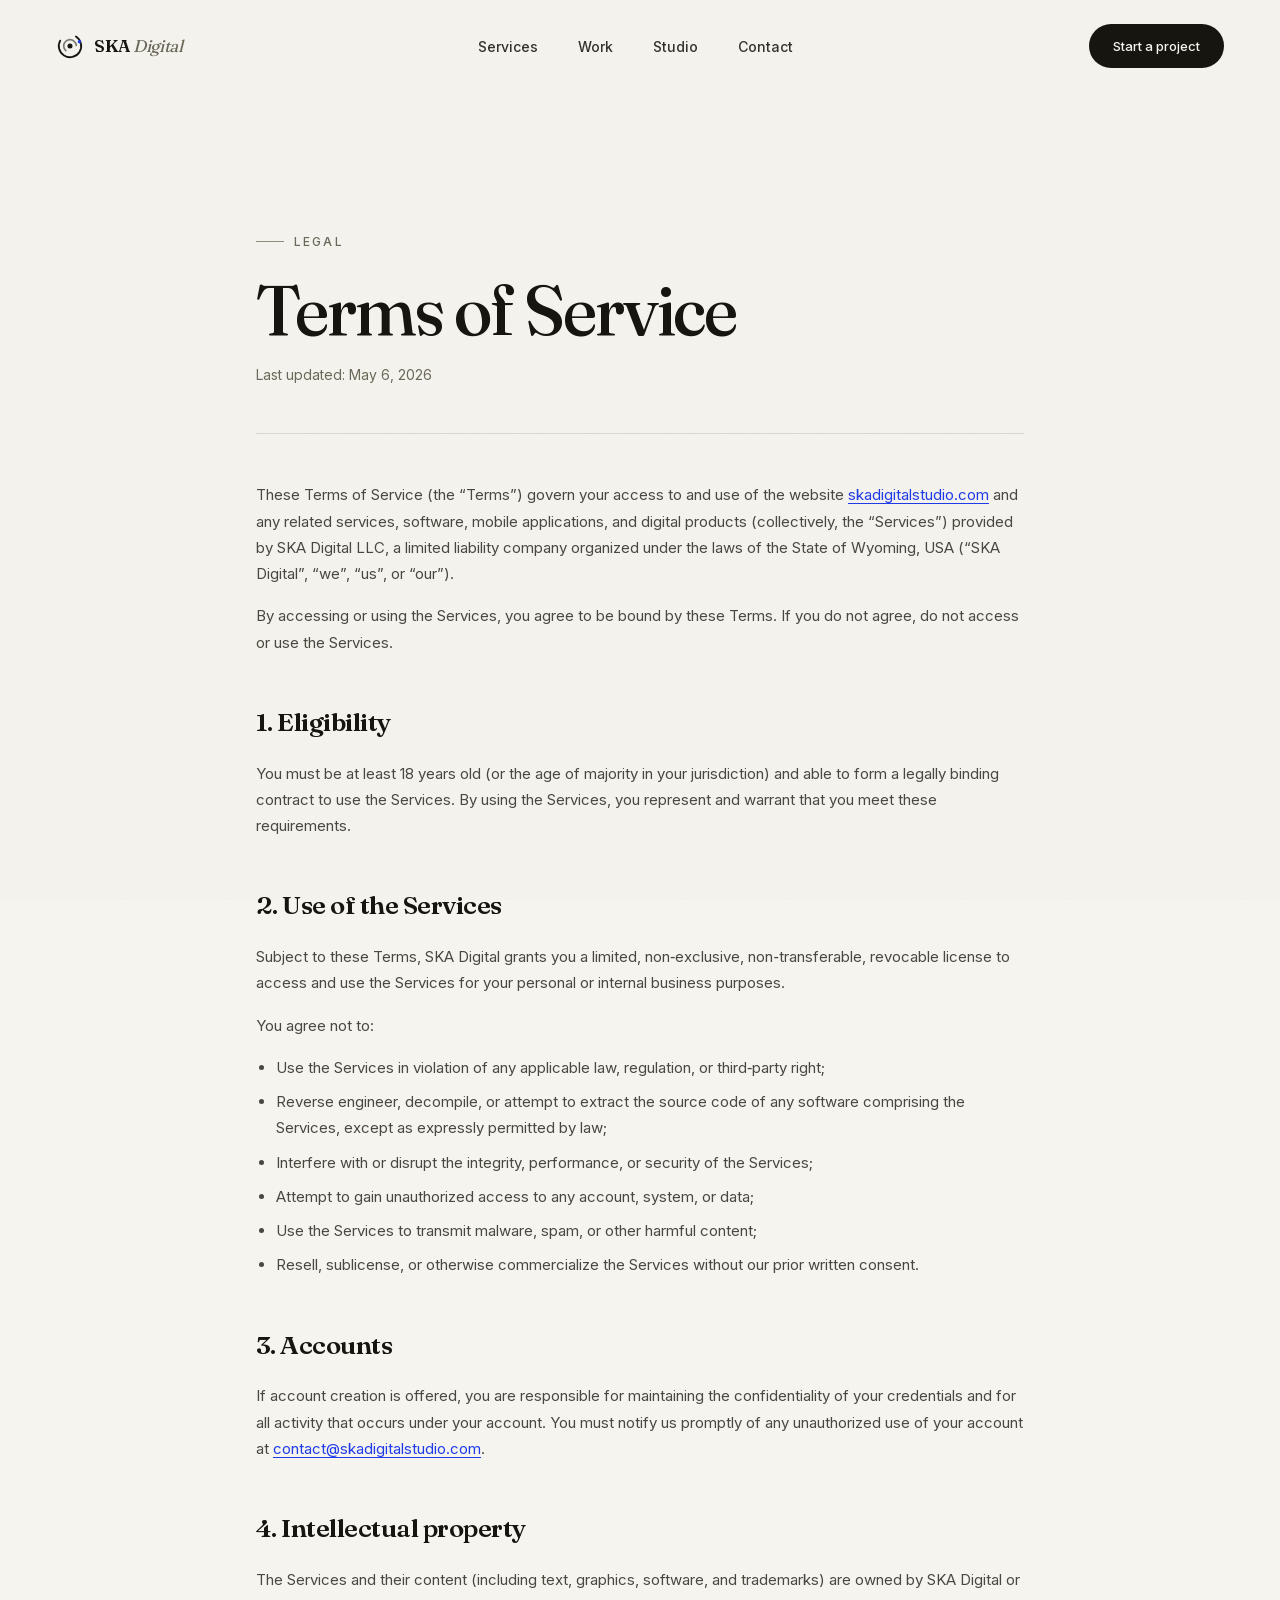
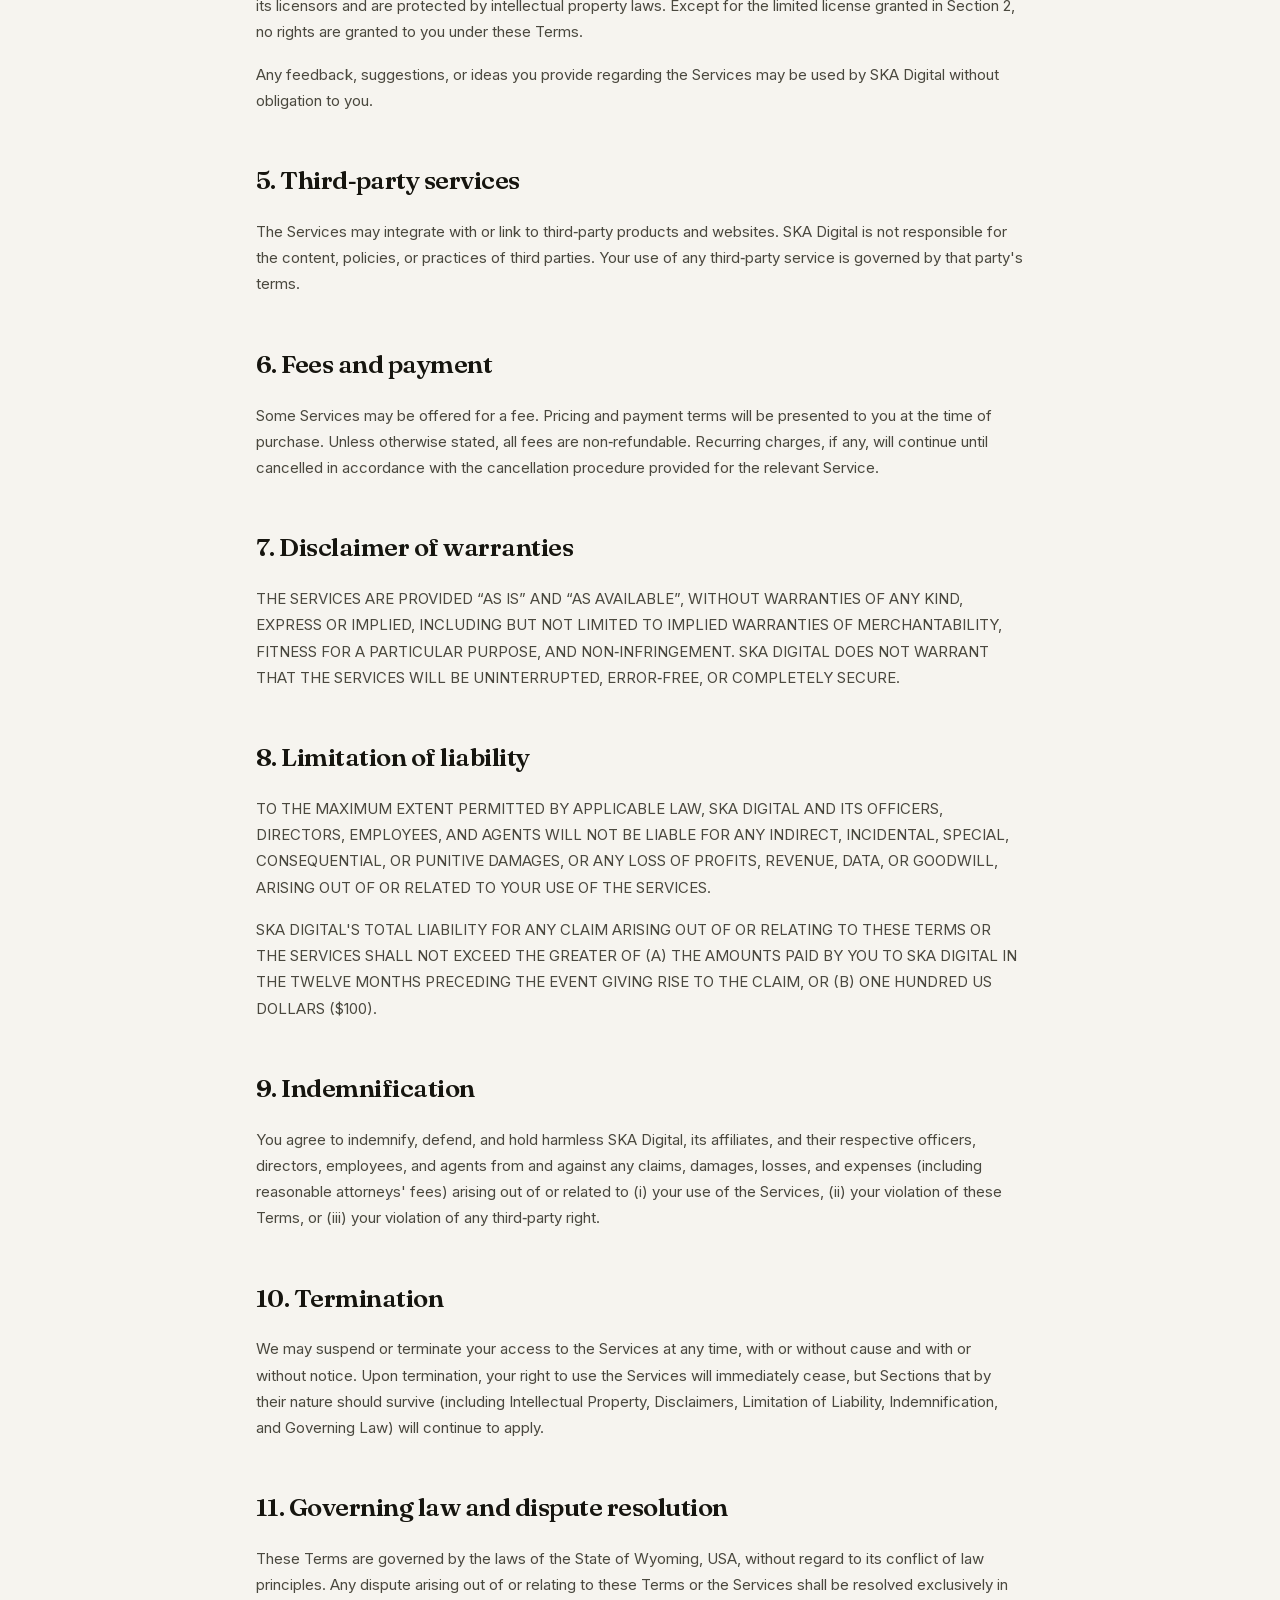
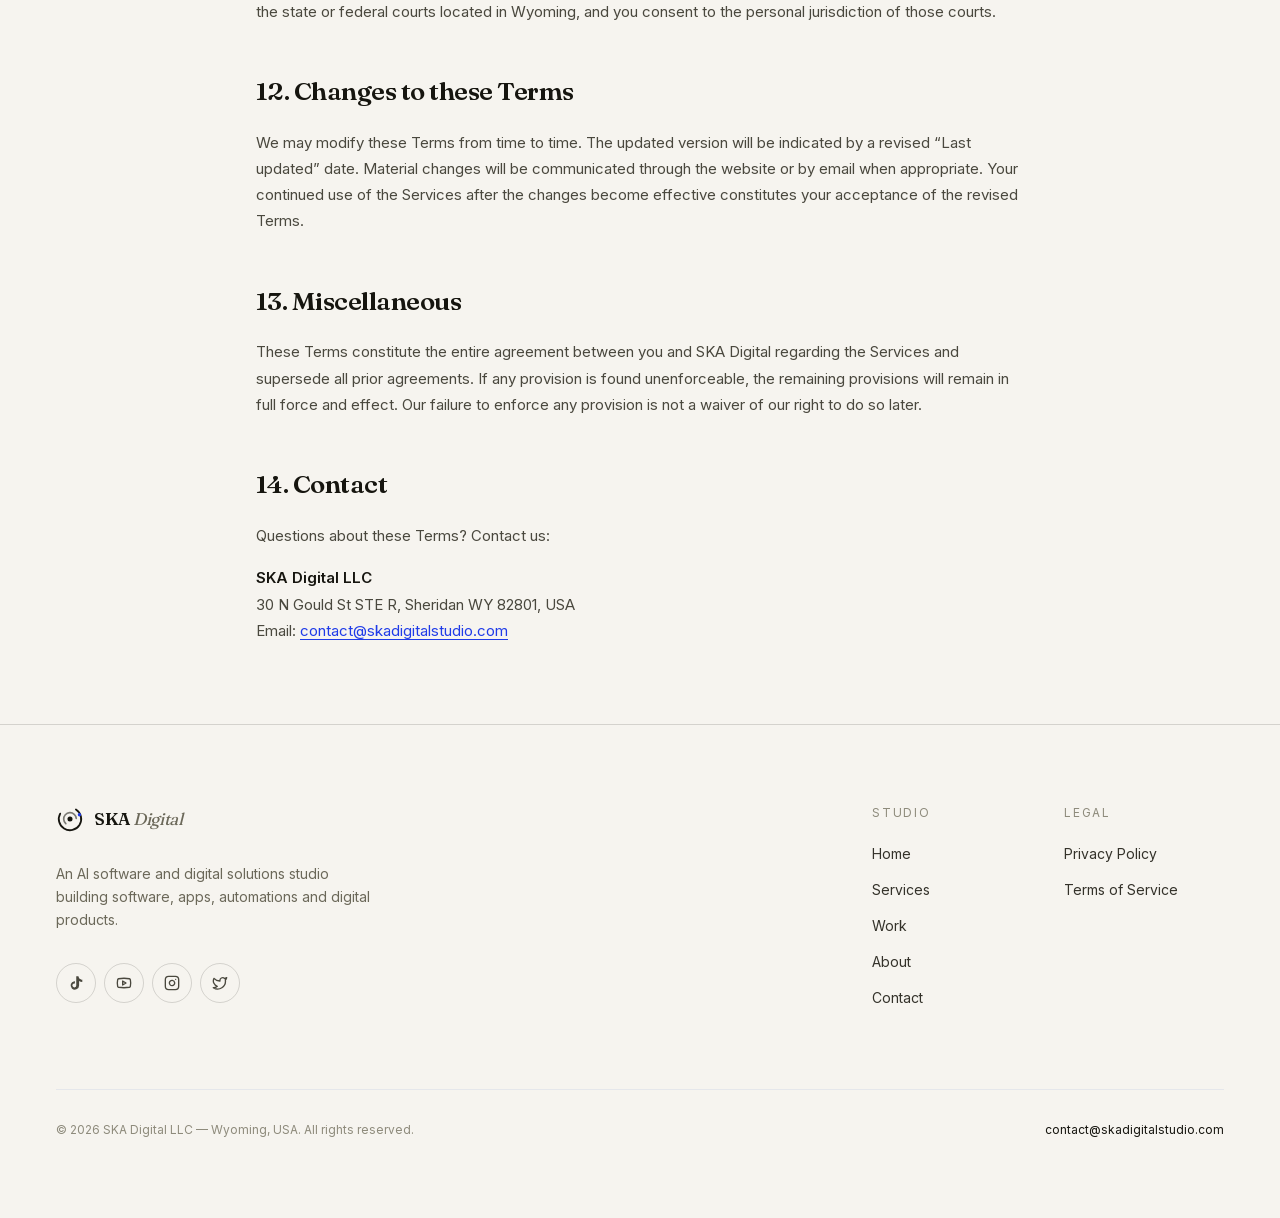
<file: terms/index.html>
<!DOCTYPE html><html lang="en" class="__variable_f367f3 __variable_ae2eaa"><head><meta charSet="utf-8"/><meta name="viewport" content="width=device-width, initial-scale=1, maximum-scale=5"/><link rel="preload" href="/_next/static/media/cb9f64d62d112b41-s.p.woff2" as="font" crossorigin="" type="font/woff2"/><link rel="preload" href="/_next/static/media/e4af272ccee01ff0-s.p.woff2" as="font" crossorigin="" type="font/woff2"/><link rel="stylesheet" href="/_next/static/css/5031716a858ad2ef.css" data-precedence="next"/><link rel="preload" as="script" fetchPriority="low" href="/_next/static/chunks/webpack-22fb5fec424dbf36.js"/><script src="/_next/static/chunks/4bd1b696-927b5d87d2664d33.js" async=""></script><script src="/_next/static/chunks/517-ac96c0b2a1712abf.js" async=""></script><script src="/_next/static/chunks/main-app-30f6a71f10779a3f.js" async=""></script><script src="/_next/static/chunks/72-6feea2e4897be781.js" async=""></script><script src="/_next/static/chunks/app/terms/page-76e084959ae1563b.js" async=""></script><meta name="next-size-adjust" content=""/><meta name="theme-color" content="#F6F4EF"/><meta name="color-scheme" content="light"/><title>Terms of Service · SKA Digital</title><meta name="description" content="Terms governing your use of the SKA Digital LLC website and services."/><meta name="application-name" content="SKA Digital"/><meta name="author" content="SKA Digital LLC"/><link rel="manifest" href="/manifest.webmanifest"/><meta name="keywords" content="AI software development,mobile app development,web platforms,business automation,SaaS tools,digital product development,e-commerce technology,Wyoming LLC,SKA Digital,skadigitalstudio.com"/><meta name="creator" content="SKA Digital LLC"/><meta name="publisher" content="SKA Digital LLC"/><meta name="robots" content="index, follow"/><meta name="googlebot" content="index, follow, max-image-preview:large, max-snippet:-1"/><meta name="category" content="Technology"/><link rel="canonical" href="https://skadigitalstudio.com/"/><meta property="og:title" content="SKA Digital — AI Software &amp; Digital Solutions Studio"/><meta property="og:description" content="SKA Digital LLC builds AI‑powered software, mobile applications, web platforms, automation systems, and digital products for modern online businesses."/><meta property="og:url" content="https://skadigitalstudio.com/"/><meta property="og:site_name" content="SKA Digital"/><meta property="og:locale" content="en_US"/><meta property="og:image" content="https://skadigitalstudio.com/og-image.png"/><meta property="og:image:width" content="1200"/><meta property="og:image:height" content="630"/><meta property="og:image:type" content="image/png"/><meta property="og:image:alt" content="SKA Digital — AI Software &amp; Digital Solutions Studio"/><meta property="og:type" content="website"/><meta name="twitter:card" content="summary_large_image"/><meta name="twitter:site" content="@skadigitalstudio"/><meta name="twitter:creator" content="@skadigitalstudio"/><meta name="twitter:title" content="SKA Digital — AI Software &amp; Digital Solutions Studio"/><meta name="twitter:description" content="AI‑powered software, mobile apps, web platforms, and digital products. Built by SKA Digital LLC."/><meta name="twitter:image" content="https://skadigitalstudio.com/og-image.png"/><link rel="shortcut icon" href="/favicon.svg"/><link rel="icon" href="/favicon.svg" type="image/svg+xml"/><link rel="apple-touch-icon" href="/favicon.svg"/><script src="/_next/static/chunks/polyfills-42372ed130431b0a.js" noModule=""></script></head><body class="bg-paper text-ink-900 antialiased"><script type="application/ld+json">{"@context":"https://schema.org","@graph":[{"@type":["Organization","ProfessionalService"],"@id":"https://skadigitalstudio.com/#organization","name":"SKA Digital LLC","alternateName":"SKA Digital","url":"https://skadigitalstudio.com","logo":"https://skadigitalstudio.com/favicon.svg","image":"https://skadigitalstudio.com/og-image.png","email":"contact@skadigitalstudio.com","foundingDate":"2026","description":"SKA Digital LLC is a United States–based AI software and digital solutions studio. It builds AI‑powered software, mobile applications, web platforms, automation systems, SaaS tools and digital products for modern online businesses.","knowsAbout":["Artificial Intelligence","Software Engineering","Mobile App Development","Web Platforms","Business Automation","SaaS","Digital Products","E-commerce Technology"],"address":{"@type":"PostalAddress","streetAddress":"30 N Gould St STE R","addressLocality":"Sheridan","addressRegion":"WY","postalCode":"82801","addressCountry":"US"},"areaServed":"Worldwide","hasOfferCatalog":{"@type":"OfferCatalog","name":"Services","itemListElement":[{"@type":"Offer","itemOffered":{"@type":"Service","name":"AI Software Development"}},{"@type":"Offer","itemOffered":{"@type":"Service","name":"Mobile App Development"}},{"@type":"Offer","itemOffered":{"@type":"Service","name":"Web Platforms"}},{"@type":"Offer","itemOffered":{"@type":"Service","name":"Business Automation"}},{"@type":"Offer","itemOffered":{"@type":"Service","name":"SaaS Tools"}},{"@type":"Offer","itemOffered":{"@type":"Service","name":"Digital Product Development"}},{"@type":"Offer","itemOffered":{"@type":"Service","name":"E‑commerce Technology"}}]},"sameAs":["https://www.tiktok.com/@skadigitalstudio","https://www.youtube.com/@skadigitalstudio","https://www.instagram.com/skadigitalstudio","https://x.com/skadigitalstudio"]},{"@type":"WebSite","@id":"https://skadigitalstudio.com/#website","url":"https://skadigitalstudio.com","name":"SKA Digital","publisher":{"@id":"https://skadigitalstudio.com/#organization"},"inLanguage":"en"},{"@type":"FAQPage","@id":"https://skadigitalstudio.com/#faq","mainEntity":[{"@type":"Question","name":"What is SKA Digital?","acceptedAnswer":{"@type":"Answer","text":"SKA Digital LLC is a United States–based (Wyoming) AI software and digital solutions studio that builds AI‑powered software, mobile apps, web platforms, automation systems and digital products."}},{"@type":"Question","name":"What does SKA Digital build?","acceptedAnswer":{"@type":"Answer","text":"AI software, native iOS and Android mobile applications, web platforms and SaaS tools, business automation systems, digital products and e‑commerce technology."}},{"@type":"Question","name":"Where is SKA Digital located?","acceptedAnswer":{"@type":"Answer","text":"SKA Digital LLC is incorporated in Wyoming, United States, with a registered office at 30 N Gould St STE R, Sheridan, WY 82801. It operates remotely worldwide."}},{"@type":"Question","name":"How can I contact SKA Digital?","acceptedAnswer":{"@type":"Answer","text":"By email at contact@skadigitalstudio.com or via the contact form at https://skadigitalstudio.com/contact/."}}]}]}</script><div class="relative isolate min-h-screen"><div aria-hidden="true" class="pointer-events-none fixed inset-0 -z-10" style="background-color:#F6F4EF;background-image:url(&quot;data:image/svg+xml,%3Csvg xmlns=&#x27;http://www.w3.org/2000/svg&#x27; width=&#x27;140&#x27; height=&#x27;140&#x27;%3E%3Cfilter id=&#x27;n&#x27;%3E%3CfeTurbulence type=&#x27;fractalNoise&#x27; baseFrequency=&#x27;0.85&#x27; numOctaves=&#x27;2&#x27; stitchTiles=&#x27;stitch&#x27;/%3E%3CfeColorMatrix type=&#x27;matrix&#x27; values=&#x27;0 0 0 0 0.086 0 0 0 0 0.082 0 0 0 0 0.059 0 0 0 0.022 0&#x27;/%3E%3C/filter%3E%3Crect width=&#x27;100%25&#x27; height=&#x27;100%25&#x27; filter=&#x27;url(%23n)&#x27;/%3E%3C/svg%3E&quot;)"></div><header class="fixed inset-x-0 top-0 z-50 transition-all duration-500 border-b border-transparent"><div class="container-page"><nav class="flex items-center justify-between transition-all duration-500 py-6"><a class="group inline-flex items-center gap-2.5 text-ink-900" aria-label="SKA Digital" href="/"><svg viewBox="0 0 40 40" class="size-7 transition-transform duration-500 group-hover:rotate-[20deg]" role="img" aria-label="SKA Digital" fill="none"><circle cx="20" cy="20" r="16" stroke="currentColor" stroke-width="2.6" stroke-linecap="round" stroke-dasharray="74 100.5" transform="rotate(-58 20 20)"></circle><circle cx="20" cy="20" r="9" stroke="currentColor" stroke-width="2.4" stroke-linecap="round" stroke-dasharray="34 56.5" transform="rotate(132 20 20)" opacity="0.55"></circle><circle cx="20" cy="20" r="3.6" fill="currentColor"></circle><circle cx="33.5" cy="14" r="2.4" fill="#1F3BE8"></circle></svg><span class="font-display text-[17px] font-semibold tracking-tight">SKA <span class="font-normal italic text-ink-500">Digital</span></span></a><ul class="hidden items-center gap-10 lg:flex"><li><a class="link-underline text-sm font-medium text-ink-700" href="/#services">Services</a></li><li><a class="link-underline text-sm font-medium text-ink-700" href="/#products">Work</a></li><li><a class="link-underline text-sm font-medium text-ink-700" href="/#about">Studio</a></li><li><a class="link-underline text-sm font-medium text-ink-700" href="/#contact">Contact</a></li></ul><div class="flex items-center gap-3"><a class="hidden btn-primary !px-6 !py-3 !text-[13px] sm:inline-flex" href="/#contact">Start a project</a><button class="grid size-11 place-items-center rounded-full border border-ink-900/15 text-ink-900 lg:hidden" aria-label="Open menu"><svg xmlns="http://www.w3.org/2000/svg" width="24" height="24" viewBox="0 0 24 24" fill="none" stroke="currentColor" stroke-width="2" stroke-linecap="round" stroke-linejoin="round" class="lucide lucide-menu size-5"><line x1="4" x2="20" y1="12" y2="12"></line><line x1="4" x2="20" y1="6" y2="6"></line><line x1="4" x2="20" y1="18" y2="18"></line></svg></button></div></nav></div></header><main class="relative pt-40"><article class="container-page py-12 sm:py-16"><div class="mx-auto max-w-3xl"><span class="eyebrow mb-6">Legal</span><h1 class="display-lg text-balance text-ink-900">Terms of Service</h1><p class="mt-5 text-sm text-ink-500">Last updated: <!-- -->May 6, 2026</p><div class="rule my-12"></div><div class="prose-legal"><p>These Terms of Service (the “Terms”) govern your access to and use of the website<!-- --> <a href="https://skadigitalstudio.com">skadigitalstudio.com</a> and any related services, software, mobile applications, and digital products (collectively, the “Services”) provided by SKA Digital LLC, a limited liability company organized under the laws of the State of Wyoming, USA (“SKA Digital”, “we”, “us”, or “our”).</p><p>By accessing or using the Services, you agree to be bound by these Terms. If you do not agree, do not access or use the Services.</p><h2>1. Eligibility</h2><p>You must be at least 18 years old (or the age of majority in your jurisdiction) and able to form a legally binding contract to use the Services. By using the Services, you represent and warrant that you meet these requirements.</p><h2>2. Use of the Services</h2><p>Subject to these Terms, SKA Digital grants you a limited, non‑exclusive, non‑transferable, revocable license to access and use the Services for your personal or internal business purposes.</p><p>You agree not to:</p><ul><li>Use the Services in violation of any applicable law, regulation, or third‑party right;</li><li>Reverse engineer, decompile, or attempt to extract the source code of any software comprising the Services, except as expressly permitted by law;</li><li>Interfere with or disrupt the integrity, performance, or security of the Services;</li><li>Attempt to gain unauthorized access to any account, system, or data;</li><li>Use the Services to transmit malware, spam, or other harmful content;</li><li>Resell, sublicense, or otherwise commercialize the Services without our prior written consent.</li></ul><h2>3. Accounts</h2><p>If account creation is offered, you are responsible for maintaining the confidentiality of your credentials and for all activity that occurs under your account. You must notify us promptly of any unauthorized use of your account at<!-- --> <a href="mailto:contact@skadigitalstudio.com">contact@skadigitalstudio.com</a>.</p><h2>4. Intellectual property</h2><p>The Services and their content (including text, graphics, software, and trademarks) are owned by SKA Digital or its licensors and are protected by intellectual property laws. Except for the limited license granted in Section 2, no rights are granted to you under these Terms.</p><p>Any feedback, suggestions, or ideas you provide regarding the Services may be used by SKA Digital without obligation to you.</p><h2>5. Third‑party services</h2><p>The Services may integrate with or link to third‑party products and websites. SKA Digital is not responsible for the content, policies, or practices of third parties. Your use of any third‑party service is governed by that party&#x27;s terms.</p><h2>6. Fees and payment</h2><p>Some Services may be offered for a fee. Pricing and payment terms will be presented to you at the time of purchase. Unless otherwise stated, all fees are non‑refundable. Recurring charges, if any, will continue until cancelled in accordance with the cancellation procedure provided for the relevant Service.</p><h2>7. Disclaimer of warranties</h2><p>THE SERVICES ARE PROVIDED “AS IS” AND “AS AVAILABLE”, WITHOUT WARRANTIES OF ANY KIND, EXPRESS OR IMPLIED, INCLUDING BUT NOT LIMITED TO IMPLIED WARRANTIES OF MERCHANTABILITY, FITNESS FOR A PARTICULAR PURPOSE, AND NON‑INFRINGEMENT. SKA DIGITAL DOES NOT WARRANT THAT THE SERVICES WILL BE UNINTERRUPTED, ERROR‑FREE, OR COMPLETELY SECURE.</p><h2>8. Limitation of liability</h2><p>TO THE MAXIMUM EXTENT PERMITTED BY APPLICABLE LAW, SKA DIGITAL AND ITS OFFICERS, DIRECTORS, EMPLOYEES, AND AGENTS WILL NOT BE LIABLE FOR ANY INDIRECT, INCIDENTAL, SPECIAL, CONSEQUENTIAL, OR PUNITIVE DAMAGES, OR ANY LOSS OF PROFITS, REVENUE, DATA, OR GOODWILL, ARISING OUT OF OR RELATED TO YOUR USE OF THE SERVICES.</p><p>SKA DIGITAL&#x27;S TOTAL LIABILITY FOR ANY CLAIM ARISING OUT OF OR RELATING TO THESE TERMS OR THE SERVICES SHALL NOT EXCEED THE GREATER OF (A) THE AMOUNTS PAID BY YOU TO SKA DIGITAL IN THE TWELVE MONTHS PRECEDING THE EVENT GIVING RISE TO THE CLAIM, OR (B) ONE HUNDRED US DOLLARS ($100).</p><h2>9. Indemnification</h2><p>You agree to indemnify, defend, and hold harmless SKA Digital, its affiliates, and their respective officers, directors, employees, and agents from and against any claims, damages, losses, and expenses (including reasonable attorneys&#x27; fees) arising out of or related to (i) your use of the Services, (ii) your violation of these Terms, or (iii) your violation of any third‑party right.</p><h2>10. Termination</h2><p>We may suspend or terminate your access to the Services at any time, with or without cause and with or without notice. Upon termination, your right to use the Services will immediately cease, but Sections that by their nature should survive (including Intellectual Property, Disclaimers, Limitation of Liability, Indemnification, and Governing Law) will continue to apply.</p><h2>11. Governing law and dispute resolution</h2><p>These Terms are governed by the laws of the State of Wyoming, USA, without regard to its conflict of law principles. Any dispute arising out of or relating to these Terms or the Services shall be resolved exclusively in the state or federal courts located in Wyoming, and you consent to the personal jurisdiction of those courts.</p><h2>12. Changes to these Terms</h2><p>We may modify these Terms from time to time. The updated version will be indicated by a revised “Last updated” date. Material changes will be communicated through the website or by email when appropriate. Your continued use of the Services after the changes become effective constitutes your acceptance of the revised Terms.</p><h2>13. Miscellaneous</h2><p>These Terms constitute the entire agreement between you and SKA Digital regarding the Services and supersede all prior agreements. If any provision is found unenforceable, the remaining provisions will remain in full force and effect. Our failure to enforce any provision is not a waiver of our right to do so later.</p><h2>14. Contact</h2><p>Questions about these Terms? Contact us:</p><p><strong>SKA Digital LLC</strong><br/>30 N Gould St STE R, Sheridan WY 82801, USA<br/>Email:<!-- --> <a href="mailto:contact@skadigitalstudio.com">contact@skadigitalstudio.com</a></p></div></div></article></main><footer class="relative border-t border-ink-900/15"><div class="container-page py-20"><div class="grid gap-14 lg:grid-cols-12"><div class="lg:col-span-5"><a class="group inline-flex items-center gap-2.5 text-ink-900" aria-label="SKA Digital" href="/"><svg viewBox="0 0 40 40" class="size-7 transition-transform duration-500 group-hover:rotate-[20deg]" role="img" aria-label="SKA Digital" fill="none"><circle cx="20" cy="20" r="16" stroke="currentColor" stroke-width="2.6" stroke-linecap="round" stroke-dasharray="74 100.5" transform="rotate(-58 20 20)"></circle><circle cx="20" cy="20" r="9" stroke="currentColor" stroke-width="2.4" stroke-linecap="round" stroke-dasharray="34 56.5" transform="rotate(132 20 20)" opacity="0.55"></circle><circle cx="20" cy="20" r="3.6" fill="currentColor"></circle><circle cx="33.5" cy="14" r="2.4" fill="#1F3BE8"></circle></svg><span class="font-display text-[17px] font-semibold tracking-tight">SKA <span class="font-normal italic text-ink-500">Digital</span></span></a><p class="mt-6 max-w-xs text-sm leading-relaxed text-ink-500">An AI software and digital solutions studio building software, apps, automations and digital products.</p><div class="mt-8 flex items-center gap-2"><a href="https://www.tiktok.com/@skadigitalstudio" target="_blank" rel="noopener noreferrer" aria-label="TikTok" class="grid size-10 place-items-center rounded-full border border-ink-900/15 text-ink-600 transition hover:border-ink-900 hover:bg-ink-900 hover:text-paper"><svg viewBox="0 0 24 24" class="size-4 fill-current"><path d="M19.59 6.69a4.83 4.83 0 0 1-3.77-4.25V2h-3.45v13.67a2.89 2.89 0 0 1-5.2 1.74 2.89 2.89 0 0 1 2.31-4.64 2.93 2.93 0 0 1 .88.13V9.4a6.84 6.84 0 0 0-1-.05A6.33 6.33 0 0 0 5.8 20.1a6.34 6.34 0 0 0 10.86-4.43V8.84a8.16 8.16 0 0 0 4.77 1.52V6.93a4.85 4.85 0 0 1-1.84-.24Z"></path></svg></a><a href="https://www.youtube.com/@skadigitalstudio" target="_blank" rel="noopener noreferrer" aria-label="YouTube" class="grid size-10 place-items-center rounded-full border border-ink-900/15 text-ink-600 transition hover:border-ink-900 hover:bg-ink-900 hover:text-paper"><svg xmlns="http://www.w3.org/2000/svg" width="24" height="24" viewBox="0 0 24 24" fill="none" stroke="currentColor" stroke-width="2" stroke-linecap="round" stroke-linejoin="round" class="lucide lucide-youtube size-4"><path d="M2.5 17a24.12 24.12 0 0 1 0-10 2 2 0 0 1 1.4-1.4 49.56 49.56 0 0 1 16.2 0A2 2 0 0 1 21.5 7a24.12 24.12 0 0 1 0 10 2 2 0 0 1-1.4 1.4 49.55 49.55 0 0 1-16.2 0A2 2 0 0 1 2.5 17"></path><path d="m10 15 5-3-5-3z"></path></svg></a><a href="https://www.instagram.com/skadigitalstudio" target="_blank" rel="noopener noreferrer" aria-label="Instagram" class="grid size-10 place-items-center rounded-full border border-ink-900/15 text-ink-600 transition hover:border-ink-900 hover:bg-ink-900 hover:text-paper"><svg xmlns="http://www.w3.org/2000/svg" width="24" height="24" viewBox="0 0 24 24" fill="none" stroke="currentColor" stroke-width="2" stroke-linecap="round" stroke-linejoin="round" class="lucide lucide-instagram size-4"><rect width="20" height="20" x="2" y="2" rx="5" ry="5"></rect><path d="M16 11.37A4 4 0 1 1 12.63 8 4 4 0 0 1 16 11.37z"></path><line x1="17.5" x2="17.51" y1="6.5" y2="6.5"></line></svg></a><a href="https://x.com/skadigitalstudio" target="_blank" rel="noopener noreferrer" aria-label="X / Twitter" class="grid size-10 place-items-center rounded-full border border-ink-900/15 text-ink-600 transition hover:border-ink-900 hover:bg-ink-900 hover:text-paper"><svg xmlns="http://www.w3.org/2000/svg" width="24" height="24" viewBox="0 0 24 24" fill="none" stroke="currentColor" stroke-width="2" stroke-linecap="round" stroke-linejoin="round" class="lucide lucide-twitter size-4"><path d="M22 4s-.7 2.1-2 3.4c1.6 10-9.4 17.3-18 11.6 2.2.1 4.4-.6 6-2C3 15.5.5 9.6 3 5c2.2 2.6 5.6 4.1 9 4-.9-4.2 4-6.6 7-3.8 1.1 0 3-1.2 3-1.2z"></path></svg></a></div></div><div class="grid grid-cols-2 gap-8 lg:col-span-4 lg:col-start-9"><div><div class="text-xs uppercase tracking-[0.15em] text-ink-400">Studio</div><ul class="mt-5 space-y-3"><li><a class="link-underline text-sm text-ink-700" href="/">Home</a></li><li><a class="link-underline text-sm text-ink-700" href="/#services">Services</a></li><li><a class="link-underline text-sm text-ink-700" href="/#products">Work</a></li><li><a class="link-underline text-sm text-ink-700" href="/#about">About</a></li><li><a class="link-underline text-sm text-ink-700" href="/#contact">Contact</a></li></ul></div><div><div class="text-xs uppercase tracking-[0.15em] text-ink-400">Legal</div><ul class="mt-5 space-y-3"><li><a class="link-underline text-sm text-ink-700" href="/privacy/">Privacy Policy</a></li><li><a class="link-underline text-sm text-ink-700" href="/terms/">Terms of Service</a></li></ul></div></div></div><div class="mt-20 flex flex-col items-start justify-between gap-3 border-t border-ink-900/12 pt-8 text-xs text-ink-400 sm:flex-row sm:items-center"><span>© <!-- -->2026<!-- --> SKA Digital LLC — Wyoming, USA. All rights reserved.</span><a href="mailto:contact@skadigitalstudio.com" class="link-underline">contact@skadigitalstudio.com</a></div></div></footer></div><script src="/_next/static/chunks/webpack-22fb5fec424dbf36.js" async=""></script><script>(self.__next_f=self.__next_f||[]).push([0])</script><script>self.__next_f.push([1,"1:\"$Sreact.fragment\"\n3:I[5244,[],\"\"]\n4:I[3866,[],\"\"]\n5:I[9649,[\"72\",\"static/chunks/72-6feea2e4897be781.js\",\"66\",\"static/chunks/app/terms/page-76e084959ae1563b.js\"],\"Navbar\"]\n6:I[8173,[\"72\",\"static/chunks/72-6feea2e4897be781.js\",\"66\",\"static/chunks/app/terms/page-76e084959ae1563b.js\"],\"\"]\n7:I[6213,[],\"OutletBoundary\"]\n9:I[6213,[],\"MetadataBoundary\"]\nb:I[6213,[],\"ViewportBoundary\"]\nd:I[4835,[],\"\"]\n:HL[\"/_next/static/media/cb9f64d62d112b41-s.p.woff2\",\"font\",{\"crossOrigin\":\"\",\"type\":\"font/woff2\"}]\n:HL[\"/_next/static/media/e4af272ccee01ff0-s.p.woff2\",\"font\",{\"crossOrigin\":\"\",\"type\":\"font/woff2\"}]\n:HL[\"/_next/static/css/5031716a858ad2ef.css\",\"style\"]\n2:Tc62,"])</script><script>self.__next_f.push([1,"{\"@context\":\"https://schema.org\",\"@graph\":[{\"@type\":[\"Organization\",\"ProfessionalService\"],\"@id\":\"https://skadigitalstudio.com/#organization\",\"name\":\"SKA Digital LLC\",\"alternateName\":\"SKA Digital\",\"url\":\"https://skadigitalstudio.com\",\"logo\":\"https://skadigitalstudio.com/favicon.svg\",\"image\":\"https://skadigitalstudio.com/og-image.png\",\"email\":\"contact@skadigitalstudio.com\",\"foundingDate\":\"2026\",\"description\":\"SKA Digital LLC is a United States–based AI software and digital solutions studio. It builds AI‑powered software, mobile applications, web platforms, automation systems, SaaS tools and digital products for modern online businesses.\",\"knowsAbout\":[\"Artificial Intelligence\",\"Software Engineering\",\"Mobile App Development\",\"Web Platforms\",\"Business Automation\",\"SaaS\",\"Digital Products\",\"E-commerce Technology\"],\"address\":{\"@type\":\"PostalAddress\",\"streetAddress\":\"30 N Gould St STE R\",\"addressLocality\":\"Sheridan\",\"addressRegion\":\"WY\",\"postalCode\":\"82801\",\"addressCountry\":\"US\"},\"areaServed\":\"Worldwide\",\"hasOfferCatalog\":{\"@type\":\"OfferCatalog\",\"name\":\"Services\",\"itemListElement\":[{\"@type\":\"Offer\",\"itemOffered\":{\"@type\":\"Service\",\"name\":\"AI Software Development\"}},{\"@type\":\"Offer\",\"itemOffered\":{\"@type\":\"Service\",\"name\":\"Mobile App Development\"}},{\"@type\":\"Offer\",\"itemOffered\":{\"@type\":\"Service\",\"name\":\"Web Platforms\"}},{\"@type\":\"Offer\",\"itemOffered\":{\"@type\":\"Service\",\"name\":\"Business Automation\"}},{\"@type\":\"Offer\",\"itemOffered\":{\"@type\":\"Service\",\"name\":\"SaaS Tools\"}},{\"@type\":\"Offer\",\"itemOffered\":{\"@type\":\"Service\",\"name\":\"Digital Product Development\"}},{\"@type\":\"Offer\",\"itemOffered\":{\"@type\":\"Service\",\"name\":\"E‑commerce Technology\"}}]},\"sameAs\":[\"https://www.tiktok.com/@skadigitalstudio\",\"https://www.youtube.com/@skadigitalstudio\",\"https://www.instagram.com/skadigitalstudio\",\"https://x.com/skadigitalstudio\"]},{\"@type\":\"WebSite\",\"@id\":\"https://skadigitalstudio.com/#website\",\"url\":\"https://skadigitalstudio.com\",\"name\":\"SKA Digital\",\"publisher\":{\"@id\":\"https://skadigitalstudio.com/#organization\"},\"inLanguage\":\"en\"},{\"@type\":\"FAQPage\",\"@id\":\"https://skadigitalstudio.com/#faq\",\"mainEntity\":[{\"@type\":\"Question\",\"name\":\"What is SKA Digital?\",\"acceptedAnswer\":{\"@type\":\"Answer\",\"text\":\"SKA Digital LLC is a United States–based (Wyoming) AI software and digital solutions studio that builds AI‑powered software, mobile apps, web platforms, automation systems and digital products.\"}},{\"@type\":\"Question\",\"name\":\"What does SKA Digital build?\",\"acceptedAnswer\":{\"@type\":\"Answer\",\"text\":\"AI software, native iOS and Android mobile applications, web platforms and SaaS tools, business automation systems, digital products and e‑commerce technology.\"}},{\"@type\":\"Question\",\"name\":\"Where is SKA Digital located?\",\"acceptedAnswer\":{\"@type\":\"Answer\",\"text\":\"SKA Digital LLC is incorporated in Wyoming, United States, with a registered office at 30 N Gould St STE R, Sheridan, WY 82801. It operates remotely worldwide.\"}},{\"@type\":\"Question\",\"name\":\"How can I contact SKA Digital?\",\"acceptedAnswer\":{\"@type\":\"Answer\",\"text\":\"By email at contact@skadigitalstudio.com or via the contact form at https://skadigitalstudio.com/contact/.\"}}]}]}"])</script><script>self.__next_f.push([1,"0:{\"P\":null,\"b\":\"jLtZXGZNlZ_3AOnYagBNg\",\"p\":\"\",\"c\":[\"\",\"terms\",\"\"],\"i\":false,\"f\":[[[\"\",{\"children\":[\"terms\",{\"children\":[\"__PAGE__\",{}]}]},\"$undefined\",\"$undefined\",true],[\"\",[\"$\",\"$1\",\"c\",{\"children\":[[[\"$\",\"link\",\"0\",{\"rel\":\"stylesheet\",\"href\":\"/_next/static/css/5031716a858ad2ef.css\",\"precedence\":\"next\",\"crossOrigin\":\"$undefined\",\"nonce\":\"$undefined\"}]],[\"$\",\"html\",null,{\"lang\":\"en\",\"className\":\"__variable_f367f3 __variable_ae2eaa\",\"children\":[\"$\",\"body\",null,{\"className\":\"bg-paper text-ink-900 antialiased\",\"children\":[[\"$\",\"script\",null,{\"type\":\"application/ld+json\",\"dangerouslySetInnerHTML\":{\"__html\":\"$2\"}}],[\"$\",\"div\",null,{\"className\":\"relative isolate min-h-screen\",\"children\":[\"$\",\"$L3\",null,{\"parallelRouterKey\":\"children\",\"segmentPath\":[\"children\"],\"error\":\"$undefined\",\"errorStyles\":\"$undefined\",\"errorScripts\":\"$undefined\",\"template\":[\"$\",\"$L4\",null,{}],\"templateStyles\":\"$undefined\",\"templateScripts\":\"$undefined\",\"notFound\":[[],[[\"$\",\"title\",null,{\"children\":\"404: This page could not be found.\"}],[\"$\",\"div\",null,{\"style\":{\"fontFamily\":\"system-ui,\\\"Segoe UI\\\",Roboto,Helvetica,Arial,sans-serif,\\\"Apple Color Emoji\\\",\\\"Segoe UI Emoji\\\"\",\"height\":\"100vh\",\"textAlign\":\"center\",\"display\":\"flex\",\"flexDirection\":\"column\",\"alignItems\":\"center\",\"justifyContent\":\"center\"},\"children\":[\"$\",\"div\",null,{\"children\":[[\"$\",\"style\",null,{\"dangerouslySetInnerHTML\":{\"__html\":\"body{color:#000;background:#fff;margin:0}.next-error-h1{border-right:1px solid rgba(0,0,0,.3)}@media (prefers-color-scheme:dark){body{color:#fff;background:#000}.next-error-h1{border-right:1px solid rgba(255,255,255,.3)}}\"}}],[\"$\",\"h1\",null,{\"className\":\"next-error-h1\",\"style\":{\"display\":\"inline-block\",\"margin\":\"0 20px 0 0\",\"padding\":\"0 23px 0 0\",\"fontSize\":24,\"fontWeight\":500,\"verticalAlign\":\"top\",\"lineHeight\":\"49px\"},\"children\":404}],[\"$\",\"div\",null,{\"style\":{\"display\":\"inline-block\"},\"children\":[\"$\",\"h2\",null,{\"style\":{\"fontSize\":14,\"fontWeight\":400,\"lineHeight\":\"49px\",\"margin\":0},\"children\":\"This page could not be found.\"}]}]]}]}]]],\"forbidden\":\"$undefined\",\"unauthorized\":\"$undefined\"}]}]]}]}]]}],{\"children\":[\"terms\",[\"$\",\"$1\",\"c\",{\"children\":[null,[\"$\",\"$L3\",null,{\"parallelRouterKey\":\"children\",\"segmentPath\":[\"children\",\"terms\",\"children\"],\"error\":\"$undefined\",\"errorStyles\":\"$undefined\",\"errorScripts\":\"$undefined\",\"template\":[\"$\",\"$L4\",null,{}],\"templateStyles\":\"$undefined\",\"templateScripts\":\"$undefined\",\"notFound\":\"$undefined\",\"forbidden\":\"$undefined\",\"unauthorized\":\"$undefined\"}]]}],{\"children\":[\"__PAGE__\",[\"$\",\"$1\",\"c\",{\"children\":[[[\"$\",\"div\",null,{\"aria-hidden\":true,\"className\":\"pointer-events-none fixed inset-0 -z-10\",\"style\":{\"backgroundColor\":\"#F6F4EF\",\"backgroundImage\":\"url(\\\"data:image/svg+xml,%3Csvg xmlns='http://www.w3.org/2000/svg' width='140' height='140'%3E%3Cfilter id='n'%3E%3CfeTurbulence type='fractalNoise' baseFrequency='0.85' numOctaves='2' stitchTiles='stitch'/%3E%3CfeColorMatrix type='matrix' values='0 0 0 0 0.086 0 0 0 0 0.082 0 0 0 0 0.059 0 0 0 0.022 0'/%3E%3C/filter%3E%3Crect width='100%25' height='100%25' filter='url(%23n)'/%3E%3C/svg%3E\\\")\"}}],[\"$\",\"$L5\",null,{}],[\"$\",\"main\",null,{\"className\":\"relative pt-40\",\"children\":[\"$\",\"article\",null,{\"className\":\"container-page py-12 sm:py-16\",\"children\":[\"$\",\"div\",null,{\"className\":\"mx-auto max-w-3xl\",\"children\":[[\"$\",\"span\",null,{\"className\":\"eyebrow mb-6\",\"children\":\"Legal\"}],[\"$\",\"h1\",null,{\"className\":\"display-lg text-balance text-ink-900\",\"children\":\"Terms of Service\"}],[\"$\",\"p\",null,{\"className\":\"mt-5 text-sm text-ink-500\",\"children\":[\"Last updated: \",\"May 6, 2026\"]}],[\"$\",\"div\",null,{\"className\":\"rule my-12\"}],[\"$\",\"div\",null,{\"className\":\"prose-legal\",\"children\":[[\"$\",\"p\",null,{\"children\":[\"These Terms of Service (the “Terms”) govern your access to and use of the website\",\" \",[\"$\",\"a\",null,{\"href\":\"https://skadigitalstudio.com\",\"children\":\"skadigitalstudio.com\"}],\" and any related services, software, mobile applications, and digital products (collectively, the “Services”) provided by SKA Digital LLC, a limited liability company organized under the laws of the State of Wyoming, USA (“SKA Digital”, “we”, “us”, or “our”).\"]}],[\"$\",\"p\",null,{\"children\":\"By accessing or using the Services, you agree to be bound by these Terms. If you do not agree, do not access or use the Services.\"}],[\"$\",\"h2\",null,{\"children\":\"1. Eligibility\"}],[\"$\",\"p\",null,{\"children\":\"You must be at least 18 years old (or the age of majority in your jurisdiction) and able to form a legally binding contract to use the Services. By using the Services, you represent and warrant that you meet these requirements.\"}],[\"$\",\"h2\",null,{\"children\":\"2. Use of the Services\"}],[\"$\",\"p\",null,{\"children\":\"Subject to these Terms, SKA Digital grants you a limited, non‑exclusive, non‑transferable, revocable license to access and use the Services for your personal or internal business purposes.\"}],[\"$\",\"p\",null,{\"children\":\"You agree not to:\"}],[\"$\",\"ul\",null,{\"children\":[[\"$\",\"li\",null,{\"children\":\"Use the Services in violation of any applicable law, regulation, or third‑party right;\"}],[\"$\",\"li\",null,{\"children\":\"Reverse engineer, decompile, or attempt to extract the source code of any software comprising the Services, except as expressly permitted by law;\"}],[\"$\",\"li\",null,{\"children\":\"Interfere with or disrupt the integrity, performance, or security of the Services;\"}],[\"$\",\"li\",null,{\"children\":\"Attempt to gain unauthorized access to any account, system, or data;\"}],[\"$\",\"li\",null,{\"children\":\"Use the Services to transmit malware, spam, or other harmful content;\"}],[\"$\",\"li\",null,{\"children\":\"Resell, sublicense, or otherwise commercialize the Services without our prior written consent.\"}]]}],[\"$\",\"h2\",null,{\"children\":\"3. Accounts\"}],[\"$\",\"p\",null,{\"children\":[\"If account creation is offered, you are responsible for maintaining the confidentiality of your credentials and for all activity that occurs under your account. You must notify us promptly of any unauthorized use of your account at\",\" \",[\"$\",\"a\",null,{\"href\":\"mailto:contact@skadigitalstudio.com\",\"children\":\"contact@skadigitalstudio.com\"}],\".\"]}],[\"$\",\"h2\",null,{\"children\":\"4. Intellectual property\"}],[\"$\",\"p\",null,{\"children\":\"The Services and their content (including text, graphics, software, and trademarks) are owned by SKA Digital or its licensors and are protected by intellectual property laws. Except for the limited license granted in Section 2, no rights are granted to you under these Terms.\"}],[\"$\",\"p\",null,{\"children\":\"Any feedback, suggestions, or ideas you provide regarding the Services may be used by SKA Digital without obligation to you.\"}],[\"$\",\"h2\",null,{\"children\":\"5. Third‑party services\"}],[\"$\",\"p\",null,{\"children\":\"The Services may integrate with or link to third‑party products and websites. SKA Digital is not responsible for the content, policies, or practices of third parties. Your use of any third‑party service is governed by that party's terms.\"}],[\"$\",\"h2\",null,{\"children\":\"6. Fees and payment\"}],[\"$\",\"p\",null,{\"children\":\"Some Services may be offered for a fee. Pricing and payment terms will be presented to you at the time of purchase. Unless otherwise stated, all fees are non‑refundable. Recurring charges, if any, will continue until cancelled in accordance with the cancellation procedure provided for the relevant Service.\"}],[\"$\",\"h2\",null,{\"children\":\"7. Disclaimer of warranties\"}],[\"$\",\"p\",null,{\"children\":\"THE SERVICES ARE PROVIDED “AS IS” AND “AS AVAILABLE”, WITHOUT WARRANTIES OF ANY KIND, EXPRESS OR IMPLIED, INCLUDING BUT NOT LIMITED TO IMPLIED WARRANTIES OF MERCHANTABILITY, FITNESS FOR A PARTICULAR PURPOSE, AND NON‑INFRINGEMENT. SKA DIGITAL DOES NOT WARRANT THAT THE SERVICES WILL BE UNINTERRUPTED, ERROR‑FREE, OR COMPLETELY SECURE.\"}],[\"$\",\"h2\",null,{\"children\":\"8. Limitation of liability\"}],[\"$\",\"p\",null,{\"children\":\"TO THE MAXIMUM EXTENT PERMITTED BY APPLICABLE LAW, SKA DIGITAL AND ITS OFFICERS, DIRECTORS, EMPLOYEES, AND AGENTS WILL NOT BE LIABLE FOR ANY INDIRECT, INCIDENTAL, SPECIAL, CONSEQUENTIAL, OR PUNITIVE DAMAGES, OR ANY LOSS OF PROFITS, REVENUE, DATA, OR GOODWILL, ARISING OUT OF OR RELATED TO YOUR USE OF THE SERVICES.\"}],[\"$\",\"p\",null,{\"children\":\"SKA DIGITAL'S TOTAL LIABILITY FOR ANY CLAIM ARISING OUT OF OR RELATING TO THESE TERMS OR THE SERVICES SHALL NOT EXCEED THE GREATER OF (A) THE AMOUNTS PAID BY YOU TO SKA DIGITAL IN THE TWELVE MONTHS PRECEDING THE EVENT GIVING RISE TO THE CLAIM, OR (B) ONE HUNDRED US DOLLARS ($100).\"}],[\"$\",\"h2\",null,{\"children\":\"9. Indemnification\"}],[\"$\",\"p\",null,{\"children\":\"You agree to indemnify, defend, and hold harmless SKA Digital, its affiliates, and their respective officers, directors, employees, and agents from and against any claims, damages, losses, and expenses (including reasonable attorneys' fees) arising out of or related to (i) your use of the Services, (ii) your violation of these Terms, or (iii) your violation of any third‑party right.\"}],[\"$\",\"h2\",null,{\"children\":\"10. Termination\"}],[\"$\",\"p\",null,{\"children\":\"We may suspend or terminate your access to the Services at any time, with or without cause and with or without notice. Upon termination, your right to use the Services will immediately cease, but Sections that by their nature should survive (including Intellectual Property, Disclaimers, Limitation of Liability, Indemnification, and Governing Law) will continue to apply.\"}],[\"$\",\"h2\",null,{\"children\":\"11. Governing law and dispute resolution\"}],[\"$\",\"p\",null,{\"children\":\"These Terms are governed by the laws of the State of Wyoming, USA, without regard to its conflict of law principles. Any dispute arising out of or relating to these Terms or the Services shall be resolved exclusively in the state or federal courts located in Wyoming, and you consent to the personal jurisdiction of those courts.\"}],[\"$\",\"h2\",null,{\"children\":\"12. Changes to these Terms\"}],[\"$\",\"p\",null,{\"children\":\"We may modify these Terms from time to time. The updated version will be indicated by a revised “Last updated” date. Material changes will be communicated through the website or by email when appropriate. Your continued use of the Services after the changes become effective constitutes your acceptance of the revised Terms.\"}],[\"$\",\"h2\",null,{\"children\":\"13. Miscellaneous\"}],[\"$\",\"p\",null,{\"children\":\"These Terms constitute the entire agreement between you and SKA Digital regarding the Services and supersede all prior agreements. If any provision is found unenforceable, the remaining provisions will remain in full force and effect. Our failure to enforce any provision is not a waiver of our right to do so later.\"}],[\"$\",\"h2\",null,{\"children\":\"14. Contact\"}],[\"$\",\"p\",null,{\"children\":\"Questions about these Terms? Contact us:\"}],[\"$\",\"p\",null,{\"children\":[[\"$\",\"strong\",null,{\"children\":\"SKA Digital LLC\"}],[\"$\",\"br\",null,{}],\"30 N Gould St STE R, Sheridan WY 82801, USA\",[\"$\",\"br\",null,{}],\"Email:\",\" \",[\"$\",\"a\",null,{\"href\":\"mailto:contact@skadigitalstudio.com\",\"children\":\"contact@skadigitalstudio.com\"}]]}]]}]]}]}]}],[\"$\",\"footer\",null,{\"className\":\"relative border-t border-ink-900/15\",\"children\":[\"$\",\"div\",null,{\"className\":\"container-page py-20\",\"children\":[[\"$\",\"div\",null,{\"className\":\"grid gap-14 lg:grid-cols-12\",\"children\":[[\"$\",\"div\",null,{\"className\":\"lg:col-span-5\",\"children\":[[\"$\",\"$L6\",null,{\"href\":\"/\",\"className\":\"group inline-flex items-center gap-2.5 text-ink-900\",\"aria-label\":\"SKA Digital\",\"children\":[[\"$\",\"svg\",null,{\"viewBox\":\"0 0 40 40\",\"className\":\"size-7 transition-transform duration-500 group-hover:rotate-[20deg]\",\"role\":\"img\",\"aria-label\":\"SKA Digital\",\"fill\":\"none\",\"children\":[[\"$\",\"circle\",null,{\"cx\":\"20\",\"cy\":\"20\",\"r\":\"16\",\"stroke\":\"currentColor\",\"strokeWidth\":\"2.6\",\"strokeLinecap\":\"round\",\"strokeDasharray\":\"74 100.5\",\"transform\":\"rotate(-58 20 20)\"}],[\"$\",\"circle\",null,{\"cx\":\"20\",\"cy\":\"20\",\"r\":\"9\",\"stroke\":\"currentColor\",\"strokeWidth\":\"2.4\",\"strokeLinecap\":\"round\",\"strokeDasharray\":\"34 56.5\",\"transform\":\"rotate(132 20 20)\",\"opacity\":\"0.55\"}],[\"$\",\"circle\",null,{\"cx\":\"20\",\"cy\":\"20\",\"r\":\"3.6\",\"fill\":\"currentColor\"}],[\"$\",\"circle\",null,{\"cx\":\"33.5\",\"cy\":\"14\",\"r\":\"2.4\",\"fill\":\"#1F3BE8\"}]]}],[\"$\",\"span\",null,{\"className\":\"font-display text-[17px] font-semibold tracking-tight\",\"children\":[\"SKA \",[\"$\",\"span\",null,{\"className\":\"font-normal italic text-ink-500\",\"children\":\"Digital\"}]]}]]}],[\"$\",\"p\",null,{\"className\":\"mt-6 max-w-xs text-sm leading-relaxed text-ink-500\",\"children\":\"An AI software and digital solutions studio building software, apps, automations and digital products.\"}],[\"$\",\"div\",null,{\"className\":\"mt-8 flex items-center gap-2\",\"children\":[[\"$\",\"a\",\"TikTok\",{\"href\":\"https://www.tiktok.com/@skadigitalstudio\",\"target\":\"_blank\",\"rel\":\"noopener noreferrer\",\"aria-label\":\"TikTok\",\"className\":\"grid size-10 place-items-center rounded-full border border-ink-900/15 text-ink-600 transition hover:border-ink-900 hover:bg-ink-900 hover:text-paper\",\"children\":[\"$\",\"svg\",null,{\"viewBox\":\"0 0 24 24\",\"className\":\"size-4 fill-current\",\"children\":[\"$\",\"path\",null,{\"d\":\"M19.59 6.69a4.83 4.83 0 0 1-3.77-4.25V2h-3.45v13.67a2.89 2.89 0 0 1-5.2 1.74 2.89 2.89 0 0 1 2.31-4.64 2.93 2.93 0 0 1 .88.13V9.4a6.84 6.84 0 0 0-1-.05A6.33 6.33 0 0 0 5.8 20.1a6.34 6.34 0 0 0 10.86-4.43V8.84a8.16 8.16 0 0 0 4.77 1.52V6.93a4.85 4.85 0 0 1-1.84-.24Z\"}]}]}],[\"$\",\"a\",\"YouTube\",{\"href\":\"https://www.youtube.com/@skadigitalstudio\",\"target\":\"_blank\",\"rel\":\"noopener noreferrer\",\"aria-label\":\"YouTube\",\"className\":\"grid size-10 place-items-center rounded-full border border-ink-900/15 text-ink-600 transition hover:border-ink-900 hover:bg-ink-900 hover:text-paper\",\"children\":[\"$\",\"svg\",null,{\"ref\":\"$undefined\",\"xmlns\":\"http://www.w3.org/2000/svg\",\"width\":24,\"height\":24,\"viewBox\":\"0 0 24 24\",\"fill\":\"none\",\"stroke\":\"currentColor\",\"strokeWidth\":2,\"strokeLinecap\":\"round\",\"strokeLinejoin\":\"round\",\"className\":\"lucide lucide-youtube size-4\",\"children\":[[\"$\",\"path\",\"1q2vi4\",{\"d\":\"M2.5 17a24.12 24.12 0 0 1 0-10 2 2 0 0 1 1.4-1.4 49.56 49.56 0 0 1 16.2 0A2 2 0 0 1 21.5 7a24.12 24.12 0 0 1 0 10 2 2 0 0 1-1.4 1.4 49.55 49.55 0 0 1-16.2 0A2 2 0 0 1 2.5 17\"}],[\"$\",\"path\",\"1jp15x\",{\"d\":\"m10 15 5-3-5-3z\"}],\"$undefined\"]}]}],[\"$\",\"a\",\"Instagram\",{\"href\":\"https://www.instagram.com/skadigitalstudio\",\"target\":\"_blank\",\"rel\":\"noopener noreferrer\",\"aria-label\":\"Instagram\",\"className\":\"grid size-10 place-items-center rounded-full border border-ink-900/15 text-ink-600 transition hover:border-ink-900 hover:bg-ink-900 hover:text-paper\",\"children\":[\"$\",\"svg\",null,{\"ref\":\"$undefined\",\"xmlns\":\"http://www.w3.org/2000/svg\",\"width\":24,\"height\":24,\"viewBox\":\"0 0 24 24\",\"fill\":\"none\",\"stroke\":\"currentColor\",\"strokeWidth\":2,\"strokeLinecap\":\"round\",\"strokeLinejoin\":\"round\",\"className\":\"lucide lucide-instagram size-4\",\"children\":[[\"$\",\"rect\",\"2e1cvw\",{\"width\":\"20\",\"height\":\"20\",\"x\":\"2\",\"y\":\"2\",\"rx\":\"5\",\"ry\":\"5\"}],[\"$\",\"path\",\"9exkf1\",{\"d\":\"M16 11.37A4 4 0 1 1 12.63 8 4 4 0 0 1 16 11.37z\"}],[\"$\",\"line\",\"r4j83e\",{\"x1\":\"17.5\",\"x2\":\"17.51\",\"y1\":\"6.5\",\"y2\":\"6.5\"}],\"$undefined\"]}]}],[\"$\",\"a\",\"X / Twitter\",{\"href\":\"https://x.com/skadigitalstudio\",\"target\":\"_blank\",\"rel\":\"noopener noreferrer\",\"aria-label\":\"X / Twitter\",\"className\":\"grid size-10 place-items-center rounded-full border border-ink-900/15 text-ink-600 transition hover:border-ink-900 hover:bg-ink-900 hover:text-paper\",\"children\":[\"$\",\"svg\",null,{\"ref\":\"$undefined\",\"xmlns\":\"http://www.w3.org/2000/svg\",\"width\":24,\"height\":24,\"viewBox\":\"0 0 24 24\",\"fill\":\"none\",\"stroke\":\"currentColor\",\"strokeWidth\":2,\"strokeLinecap\":\"round\",\"strokeLinejoin\":\"round\",\"className\":\"lucide lucide-twitter size-4\",\"children\":[[\"$\",\"path\",\"pff0z6\",{\"d\":\"M22 4s-.7 2.1-2 3.4c1.6 10-9.4 17.3-18 11.6 2.2.1 4.4-.6 6-2C3 15.5.5 9.6 3 5c2.2 2.6 5.6 4.1 9 4-.9-4.2 4-6.6 7-3.8 1.1 0 3-1.2 3-1.2z\"}],\"$undefined\"]}]}]]}]]}],[\"$\",\"div\",null,{\"className\":\"grid grid-cols-2 gap-8 lg:col-span-4 lg:col-start-9\",\"children\":[[\"$\",\"div\",\"Studio\",{\"children\":[[\"$\",\"div\",null,{\"className\":\"text-xs uppercase tracking-[0.15em] text-ink-400\",\"children\":\"Studio\"}],[\"$\",\"ul\",null,{\"className\":\"mt-5 space-y-3\",\"children\":[[\"$\",\"li\",\"Home\",{\"children\":[\"$\",\"$L6\",null,{\"href\":\"/\",\"className\":\"link-underline text-sm text-ink-700\",\"children\":\"Home\"}]}],[\"$\",\"li\",\"Services\",{\"children\":[\"$\",\"$L6\",null,{\"href\":\"/#services\",\"className\":\"link-underline text-sm text-ink-700\",\"children\":\"Services\"}]}],[\"$\",\"li\",\"Work\",{\"children\":[\"$\",\"$L6\",null,{\"href\":\"/#products\",\"className\":\"link-underline text-sm text-ink-700\",\"children\":\"Work\"}]}],[\"$\",\"li\",\"About\",{\"children\":[\"$\",\"$L6\",null,{\"href\":\"/#about\",\"className\":\"link-underline text-sm text-ink-700\",\"children\":\"About\"}]}],[\"$\",\"li\",\"Contact\",{\"children\":[\"$\",\"$L6\",null,{\"href\":\"/#contact\",\"className\":\"link-underline text-sm text-ink-700\",\"children\":\"Contact\"}]}]]}]]}],[\"$\",\"div\",\"Legal\",{\"children\":[[\"$\",\"div\",null,{\"className\":\"text-xs uppercase tracking-[0.15em] text-ink-400\",\"children\":\"Legal\"}],[\"$\",\"ul\",null,{\"className\":\"mt-5 space-y-3\",\"children\":[[\"$\",\"li\",\"Privacy Policy\",{\"children\":[\"$\",\"$L6\",null,{\"href\":\"/privacy\",\"className\":\"link-underline text-sm text-ink-700\",\"children\":\"Privacy Policy\"}]}],[\"$\",\"li\",\"Terms of Service\",{\"children\":[\"$\",\"$L6\",null,{\"href\":\"/terms\",\"className\":\"link-underline text-sm text-ink-700\",\"children\":\"Terms of Service\"}]}]]}]]}]]}]]}],[\"$\",\"div\",null,{\"className\":\"mt-20 flex flex-col items-start justify-between gap-3 border-t border-ink-900/12 pt-8 text-xs text-ink-400 sm:flex-row sm:items-center\",\"children\":[[\"$\",\"span\",null,{\"children\":[\"© \",2026,\" SKA Digital LLC — Wyoming, USA. All rights reserved.\"]}],[\"$\",\"a\",null,{\"href\":\"mailto:contact@skadigitalstudio.com\",\"className\":\"link-underline\",\"children\":\"contact@skadigitalstudio.com\"}]]}]]}]}]],null,[\"$\",\"$L7\",null,{\"children\":\"$L8\"}]]}],{},null,false]},null,false]},null,false],[\"$\",\"$1\",\"h\",{\"children\":[null,[\"$\",\"$1\",\"hy6gYdfeC-9Co4_AwiZOi\",{\"children\":[[\"$\",\"$L9\",null,{\"children\":\"$La\"}],[\"$\",\"$Lb\",null,{\"children\":\"$Lc\"}],[\"$\",\"meta\",null,{\"name\":\"next-size-adjust\",\"content\":\"\"}]]}]]}],false]],\"m\":\"$undefined\",\"G\":[\"$d\",\"$undefined\"],\"s\":false,\"S\":true}\n"])</script><script>self.__next_f.push([1,"c:[[\"$\",\"meta\",\"0\",{\"name\":\"viewport\",\"content\":\"width=device-width, initial-scale=1, maximum-scale=5\"}],[\"$\",\"meta\",\"1\",{\"name\":\"theme-color\",\"content\":\"#F6F4EF\"}],[\"$\",\"meta\",\"2\",{\"name\":\"color-scheme\",\"content\":\"light\"}]]\n"])</script><script>self.__next_f.push([1,"a:[[\"$\",\"meta\",\"0\",{\"charSet\":\"utf-8\"}],[\"$\",\"title\",\"1\",{\"children\":\"Terms of Service · SKA Digital\"}],[\"$\",\"meta\",\"2\",{\"name\":\"description\",\"content\":\"Terms governing your use of the SKA Digital LLC website and services.\"}],[\"$\",\"meta\",\"3\",{\"name\":\"application-name\",\"content\":\"SKA Digital\"}],[\"$\",\"meta\",\"4\",{\"name\":\"author\",\"content\":\"SKA Digital LLC\"}],[\"$\",\"link\",\"5\",{\"rel\":\"manifest\",\"href\":\"/manifest.webmanifest\",\"crossOrigin\":\"$undefined\"}],[\"$\",\"meta\",\"6\",{\"name\":\"keywords\",\"content\":\"AI software development,mobile app development,web platforms,business automation,SaaS tools,digital product development,e-commerce technology,Wyoming LLC,SKA Digital,skadigitalstudio.com\"}],[\"$\",\"meta\",\"7\",{\"name\":\"creator\",\"content\":\"SKA Digital LLC\"}],[\"$\",\"meta\",\"8\",{\"name\":\"publisher\",\"content\":\"SKA Digital LLC\"}],[\"$\",\"meta\",\"9\",{\"name\":\"robots\",\"content\":\"index, follow\"}],[\"$\",\"meta\",\"10\",{\"name\":\"googlebot\",\"content\":\"index, follow, max-image-preview:large, max-snippet:-1\"}],[\"$\",\"meta\",\"11\",{\"name\":\"category\",\"content\":\"Technology\"}],[\"$\",\"link\",\"12\",{\"rel\":\"canonical\",\"href\":\"https://skadigitalstudio.com/\"}],[\"$\",\"meta\",\"13\",{\"property\":\"og:title\",\"content\":\"SKA Digital — AI Software \u0026 Digital Solutions Studio\"}],[\"$\",\"meta\",\"14\",{\"property\":\"og:description\",\"content\":\"SKA Digital LLC builds AI‑powered software, mobile applications, web platforms, automation systems, and digital products for modern online businesses.\"}],[\"$\",\"meta\",\"15\",{\"property\":\"og:url\",\"content\":\"https://skadigitalstudio.com/\"}],[\"$\",\"meta\",\"16\",{\"property\":\"og:site_name\",\"content\":\"SKA Digital\"}],[\"$\",\"meta\",\"17\",{\"property\":\"og:locale\",\"content\":\"en_US\"}],[\"$\",\"meta\",\"18\",{\"property\":\"og:image\",\"content\":\"https://skadigitalstudio.com/og-image.png\"}],[\"$\",\"meta\",\"19\",{\"property\":\"og:image:width\",\"content\":\"1200\"}],[\"$\",\"meta\",\"20\",{\"property\":\"og:image:height\",\"content\":\"630\"}],[\"$\",\"meta\",\"21\",{\"property\":\"og:image:type\",\"content\":\"image/png\"}],[\"$\",\"meta\",\"22\",{\"property\":\"og:image:alt\",\"content\":\"SKA Digital — AI Software \u0026 Digital Solutions Studio\"}],[\"$\",\"meta\",\"23\",{\"property\":\"og:type\",\"content\":\"website\"}],[\"$\",\"meta\",\"24\",{\"name\":\"twitter:card\",\"content\":\"summary_large_image\"}],[\"$\",\"meta\",\"25\",{\"name\":\"twitter:site\",\"content\":\"@skadigitalstudio\"}],[\"$\",\"meta\",\"26\",{\"name\":\"twitter:creator\",\"content\":\"@skadigitalstudio\"}],[\"$\",\"meta\",\"27\",{\"name\":\"twitter:title\",\"content\":\"SKA Digital — AI Software \u0026 Digital Solutions Studio\"}],[\"$\",\"meta\",\"28\",{\"name\":\"twitter:description\",\"content\":\"AI‑powered software, mobile apps, web platforms, and digital products. Built by SKA Digital LLC.\"}],[\"$\",\"meta\",\"29\",{\"name\":\"twitter:image\",\"content\":\"https://skadigitalstudio.com/og-image.png\"}],[\"$\",\"link\",\"30\",{\"rel\":\"shortcut icon\",\"href\":\"/favicon.svg\"}],[\"$\",\"link\",\"31\",{\"rel\":\"icon\",\"href\":\"/favicon.svg\",\"type\":\"image/svg+xml\"}],[\"$\",\"link\",\"32\",{\"rel\":\"apple-touch-icon\",\"href\":\"/favicon.svg\"}]]\n"])</script><script>self.__next_f.push([1,"8:null\n"])</script></body></html>
</file>
<file: _next/static/css/5031716a858ad2ef.css>
@font-face{font-family:Inter;font-style:normal;font-weight:100 900;font-display:swap;src:url(/_next/static/media/ba9851c3c22cd980-s.woff2) format("woff2");unicode-range:u+0460-052f,u+1c80-1c8a,u+20b4,u+2de0-2dff,u+a640-a69f,u+fe2e-fe2f}@font-face{font-family:Inter;font-style:normal;font-weight:100 900;font-display:swap;src:url(/_next/static/media/21350d82a1f187e9-s.woff2) format("woff2");unicode-range:u+0301,u+0400-045f,u+0490-0491,u+04b0-04b1,u+2116}@font-face{font-family:Inter;font-style:normal;font-weight:100 900;font-display:swap;src:url(/_next/static/media/c5fe6dc8356a8c31-s.woff2) format("woff2");unicode-range:u+1f??}@font-face{font-family:Inter;font-style:normal;font-weight:100 900;font-display:swap;src:url(/_next/static/media/19cfc7226ec3afaa-s.woff2) format("woff2");unicode-range:u+0370-0377,u+037a-037f,u+0384-038a,u+038c,u+038e-03a1,u+03a3-03ff}@font-face{font-family:Inter;font-style:normal;font-weight:100 900;font-display:swap;src:url(/_next/static/media/df0a9ae256c0569c-s.woff2) format("woff2");unicode-range:u+0102-0103,u+0110-0111,u+0128-0129,u+0168-0169,u+01a0-01a1,u+01af-01b0,u+0300-0301,u+0303-0304,u+0308-0309,u+0323,u+0329,u+1ea0-1ef9,u+20ab}@font-face{font-family:Inter;font-style:normal;font-weight:100 900;font-display:swap;src:url(/_next/static/media/8e9860b6e62d6359-s.woff2) format("woff2");unicode-range:u+0100-02ba,u+02bd-02c5,u+02c7-02cc,u+02ce-02d7,u+02dd-02ff,u+0304,u+0308,u+0329,u+1d00-1dbf,u+1e00-1e9f,u+1ef2-1eff,u+2020,u+20a0-20ab,u+20ad-20c0,u+2113,u+2c60-2c7f,u+a720-a7ff}@font-face{font-family:Inter;font-style:normal;font-weight:100 900;font-display:swap;src:url(/_next/static/media/e4af272ccee01ff0-s.p.woff2) format("woff2");unicode-range:u+00??,u+0131,u+0152-0153,u+02bb-02bc,u+02c6,u+02da,u+02dc,u+0304,u+0308,u+0329,u+2000-206f,u+20ac,u+2122,u+2191,u+2193,u+2212,u+2215,u+feff,u+fffd}@font-face{font-family:Inter Fallback;src:local("Arial");ascent-override:90.44%;descent-override:22.52%;line-gap-override:0.00%;size-adjust:107.12%}.__className_f367f3{font-family:Inter,Inter Fallback;font-style:normal}.__variable_f367f3{--font-sans:"Inter","Inter Fallback"}@font-face{font-family:Fraunces;font-style:normal;font-weight:100 900;font-display:swap;src:url(/_next/static/media/287637279c44650d-s.woff2) format("woff2");unicode-range:u+0102-0103,u+0110-0111,u+0128-0129,u+0168-0169,u+01a0-01a1,u+01af-01b0,u+0300-0301,u+0303-0304,u+0308-0309,u+0323,u+0329,u+1ea0-1ef9,u+20ab}@font-face{font-family:Fraunces;font-style:normal;font-weight:100 900;font-display:swap;src:url(/_next/static/media/b387097da7407747-s.woff2) format("woff2");unicode-range:u+0100-02ba,u+02bd-02c5,u+02c7-02cc,u+02ce-02d7,u+02dd-02ff,u+0304,u+0308,u+0329,u+1d00-1dbf,u+1e00-1e9f,u+1ef2-1eff,u+2020,u+20a0-20ab,u+20ad-20c0,u+2113,u+2c60-2c7f,u+a720-a7ff}@font-face{font-family:Fraunces;font-style:normal;font-weight:100 900;font-display:swap;src:url(/_next/static/media/cb9f64d62d112b41-s.p.woff2) format("woff2");unicode-range:u+00??,u+0131,u+0152-0153,u+02bb-02bc,u+02c6,u+02da,u+02dc,u+0304,u+0308,u+0329,u+2000-206f,u+20ac,u+2122,u+2191,u+2193,u+2212,u+2215,u+feff,u+fffd}@font-face{font-family:Fraunces Fallback;src:local("Times New Roman");ascent-override:84.71%;descent-override:22.09%;line-gap-override:0.00%;size-adjust:115.45%}.__className_ae2eaa{font-family:Fraunces,Fraunces Fallback;font-style:normal}.__variable_ae2eaa{--font-display:"Fraunces","Fraunces Fallback"}*,:after,:before{--tw-border-spacing-x:0;--tw-border-spacing-y:0;--tw-translate-x:0;--tw-translate-y:0;--tw-rotate:0;--tw-skew-x:0;--tw-skew-y:0;--tw-scale-x:1;--tw-scale-y:1;--tw-pan-x: ;--tw-pan-y: ;--tw-pinch-zoom: ;--tw-scroll-snap-strictness:proximity;--tw-gradient-from-position: ;--tw-gradient-via-position: ;--tw-gradient-to-position: ;--tw-ordinal: ;--tw-slashed-zero: ;--tw-numeric-figure: ;--tw-numeric-spacing: ;--tw-numeric-fraction: ;--tw-ring-inset: ;--tw-ring-offset-width:0px;--tw-ring-offset-color:#fff;--tw-ring-color:rgba(59,130,246,.5);--tw-ring-offset-shadow:0 0 #0000;--tw-ring-shadow:0 0 #0000;--tw-shadow:0 0 #0000;--tw-shadow-colored:0 0 #0000;--tw-blur: ;--tw-brightness: ;--tw-contrast: ;--tw-grayscale: ;--tw-hue-rotate: ;--tw-invert: ;--tw-saturate: ;--tw-sepia: ;--tw-drop-shadow: ;--tw-backdrop-blur: ;--tw-backdrop-brightness: ;--tw-backdrop-contrast: ;--tw-backdrop-grayscale: ;--tw-backdrop-hue-rotate: ;--tw-backdrop-invert: ;--tw-backdrop-opacity: ;--tw-backdrop-saturate: ;--tw-backdrop-sepia: ;--tw-contain-size: ;--tw-contain-layout: ;--tw-contain-paint: ;--tw-contain-style: }::backdrop{--tw-border-spacing-x:0;--tw-border-spacing-y:0;--tw-translate-x:0;--tw-translate-y:0;--tw-rotate:0;--tw-skew-x:0;--tw-skew-y:0;--tw-scale-x:1;--tw-scale-y:1;--tw-pan-x: ;--tw-pan-y: ;--tw-pinch-zoom: ;--tw-scroll-snap-strictness:proximity;--tw-gradient-from-position: ;--tw-gradient-via-position: ;--tw-gradient-to-position: ;--tw-ordinal: ;--tw-slashed-zero: ;--tw-numeric-figure: ;--tw-numeric-spacing: ;--tw-numeric-fraction: ;--tw-ring-inset: ;--tw-ring-offset-width:0px;--tw-ring-offset-color:#fff;--tw-ring-color:rgba(59,130,246,.5);--tw-ring-offset-shadow:0 0 #0000;--tw-ring-shadow:0 0 #0000;--tw-shadow:0 0 #0000;--tw-shadow-colored:0 0 #0000;--tw-blur: ;--tw-brightness: ;--tw-contrast: ;--tw-grayscale: ;--tw-hue-rotate: ;--tw-invert: ;--tw-saturate: ;--tw-sepia: ;--tw-drop-shadow: ;--tw-backdrop-blur: ;--tw-backdrop-brightness: ;--tw-backdrop-contrast: ;--tw-backdrop-grayscale: ;--tw-backdrop-hue-rotate: ;--tw-backdrop-invert: ;--tw-backdrop-opacity: ;--tw-backdrop-saturate: ;--tw-backdrop-sepia: ;--tw-contain-size: ;--tw-contain-layout: ;--tw-contain-paint: ;--tw-contain-style: }/*
! tailwindcss v3.4.19 | MIT License | https://tailwindcss.com
*/*,:after,:before{box-sizing:border-box;border:0 solid #e5e7eb}:after,:before{--tw-content:""}:host,html{line-height:1.5;-webkit-text-size-adjust:100%;-moz-tab-size:4;-o-tab-size:4;tab-size:4;font-family:var(--font-sans),system-ui,sans-serif;font-feature-settings:normal;font-variation-settings:normal;-webkit-tap-highlight-color:transparent}body{margin:0;line-height:inherit}hr{height:0;color:inherit;border-top-width:1px}abbr:where([title]){-webkit-text-decoration:underline dotted;text-decoration:underline dotted}h1,h2,h3,h4,h5,h6{font-size:inherit;font-weight:inherit}a{color:inherit;text-decoration:inherit}b,strong{font-weight:bolder}code,kbd,pre,samp{font-family:ui-monospace,SFMono-Regular,monospace;font-feature-settings:normal;font-variation-settings:normal;font-size:1em}small{font-size:80%}sub,sup{font-size:75%;line-height:0;position:relative;vertical-align:baseline}sub{bottom:-.25em}sup{top:-.5em}table{text-indent:0;border-color:inherit;border-collapse:collapse}button,input,optgroup,select,textarea{font-family:inherit;font-feature-settings:inherit;font-variation-settings:inherit;font-size:100%;font-weight:inherit;line-height:inherit;letter-spacing:inherit;color:inherit;margin:0;padding:0}button,select{text-transform:none}button,input:where([type=button]),input:where([type=reset]),input:where([type=submit]){-webkit-appearance:button;background-color:transparent;background-image:none}:-moz-focusring{outline:auto}:-moz-ui-invalid{box-shadow:none}progress{vertical-align:baseline}::-webkit-inner-spin-button,::-webkit-outer-spin-button{height:auto}[type=search]{-webkit-appearance:textfield;outline-offset:-2px}::-webkit-search-decoration{-webkit-appearance:none}::-webkit-file-upload-button{-webkit-appearance:button;font:inherit}summary{display:list-item}blockquote,dd,dl,figure,h1,h2,h3,h4,h5,h6,hr,p,pre{margin:0}fieldset{margin:0}fieldset,legend{padding:0}menu,ol,ul{list-style:none;margin:0;padding:0}dialog{padding:0}textarea{resize:vertical}input::-moz-placeholder,textarea::-moz-placeholder{opacity:1;color:#9ca3af}input::placeholder,textarea::placeholder{opacity:1;color:#9ca3af}[role=button],button{cursor:pointer}:disabled{cursor:default}audio,canvas,embed,iframe,img,object,svg,video{display:block;vertical-align:middle}img,video{max-width:100%;height:auto}[hidden]:where(:not([hidden=until-found])){display:none}h1,h2,h3{font-family:var(--font-display);font-optical-sizing:auto}.container-page{margin-left:auto;margin-right:auto;width:100%;max-width:84rem;padding-left:1.5rem;padding-right:1.5rem}@media (min-width:640px){.container-page{padding-left:2rem;padding-right:2rem}}@media (min-width:1024px){.container-page{padding-left:3.5rem;padding-right:3.5rem}}.display-xl{letter-spacing:-.035em;line-height:.98;font-size:clamp(2.75rem,8.5vw,7.5rem)}.display-lg,.display-xl{font-family:var(--font-display);font-weight:500}.display-lg{letter-spacing:-.03em;line-height:1.02;font-size:clamp(2.25rem,5.5vw,4.5rem)}.display-md{font-family:var(--font-display);font-weight:500;letter-spacing:-.025em;line-height:1.05;font-size:clamp(1.75rem,3.5vw,2.75rem)}.eyebrow{display:inline-flex;align-items:center;gap:.625rem;font-size:.75rem;line-height:1rem;font-weight:500;text-transform:uppercase;letter-spacing:.18em;--tw-text-opacity:1;color:rgb(107 104 89/var(--tw-text-opacity,1))}.eyebrow:before{content:"";display:inline-block;height:1px;width:1.75rem;--tw-bg-opacity:1;background-color:rgb(142 139 124/var(--tw-bg-opacity,1))}.accent-text{color:var(--accent)}.italic-accent{font-style:italic;font-weight:400}.btn-primary{display:inline-flex;align-items:center;justify-content:center;gap:.5rem;border-radius:9999px;--tw-bg-opacity:1;background-color:rgb(22 21 15/var(--tw-bg-opacity,1));padding:.875rem 1.75rem;font-size:.875rem;line-height:1.25rem;font-weight:500;--tw-text-opacity:1;color:rgb(246 244 239/var(--tw-text-opacity,1));transition-property:all;transition-timing-function:cubic-bezier(.4,0,.2,1);transition-duration:.3s}.btn-primary:hover{--tw-bg-opacity:1;background-color:rgb(31 59 232/var(--tw-bg-opacity,1));transform:translateY(-1px)}.btn-ghost{display:inline-flex;align-items:center;justify-content:center;gap:.5rem;border-radius:9999px;border-width:1px;border-color:rgba(22,21,15,.2);padding:.875rem 1.75rem;font-size:.875rem;line-height:1.25rem;font-weight:500;--tw-text-opacity:1;color:rgb(22 21 15/var(--tw-text-opacity,1));transition-property:all;transition-timing-function:cubic-bezier(.4,0,.2,1);transition-duration:.3s}.btn-ghost:hover{--tw-border-opacity:1;border-color:rgb(22 21 15/var(--tw-border-opacity,1));--tw-bg-opacity:1;background-color:rgb(22 21 15/var(--tw-bg-opacity,1));--tw-text-opacity:1;color:rgb(246 244 239/var(--tw-text-opacity,1))}.link-underline{position:relative;display:inline-flex;align-items:center;gap:.375rem;--tw-text-opacity:1;color:rgb(22 21 15/var(--tw-text-opacity,1));transition-property:color,background-color,border-color,text-decoration-color,fill,stroke;transition-timing-function:cubic-bezier(.4,0,.2,1);transition-duration:.15s;background-image:linear-gradient(currentColor,currentColor);background-size:0 1px;background-repeat:no-repeat;background-position:0 100%;transition:background-size .35s cubic-bezier(.22,1,.36,1)}.link-underline:hover{background-size:100% 1px}.rule{height:1px;width:100%;background-color:rgba(22,21,15,.12)}.photo{position:relative;overflow:hidden;--tw-bg-opacity:1;background-color:rgb(231 228 217/var(--tw-bg-opacity,1))}.photo img{height:100%;width:100%;-o-object-fit:cover;object-fit:cover;filter:saturate(.92) contrast(1.02) brightness(1.01)}.pointer-events-none{pointer-events:none}.static{position:static}.fixed{position:fixed}.absolute{position:absolute}.relative{position:relative}.inset-0{inset:0}.inset-x-0{left:0;right:0}.bottom-5{bottom:1.25rem}.left-5{left:1.25rem}.right-4{right:1rem}.top-0{top:0}.top-4{top:1rem}.top-\[73px\]{top:73px}.isolate{isolation:isolate}.-z-0{z-index:0}.-z-10{z-index:-10}.z-10{z-index:10}.z-40{z-index:40}.z-50{z-index:50}.z-\[60\]{z-index:60}.col-span-1{grid-column:span 1/span 1}.col-span-10{grid-column:span 10/span 10}.col-span-12{grid-column:span 12/span 12}.col-span-2{grid-column:span 2/span 2}.col-start-3{grid-column-start:3}.mx-auto{margin-left:auto;margin-right:auto}.my-12{margin-top:3rem;margin-bottom:3rem}.mb-10{margin-bottom:2.5rem}.mb-16{margin-bottom:4rem}.mb-6{margin-bottom:1.5rem}.mt-1{margin-top:.25rem}.mt-10{margin-top:2.5rem}.mt-12{margin-top:3rem}.mt-14{margin-top:3.5rem}.mt-2{margin-top:.5rem}.mt-20{margin-top:5rem}.mt-3{margin-top:.75rem}.mt-5{margin-top:1.25rem}.mt-6{margin-top:1.5rem}.mt-7{margin-top:1.75rem}.mt-8{margin-top:2rem}.block{display:block}.inline-block{display:inline-block}.flex{display:flex}.inline-flex{display:inline-flex}.grid{display:grid}.hidden{display:none}.aspect-\[16\/10\]{aspect-ratio:16/10}.aspect-\[16\/8\]{aspect-ratio:16/8}.aspect-\[4\/5\]{aspect-ratio:4/5}.size-10{width:2.5rem;height:2.5rem}.size-11{width:2.75rem;height:2.75rem}.size-12{width:3rem;height:3rem}.size-3\.5{width:.875rem;height:.875rem}.size-4{width:1rem;height:1rem}.size-5{width:1.25rem;height:1.25rem}.size-7{width:1.75rem;height:1.75rem}.size-9{width:2.25rem;height:2.25rem}.h-\[120\%\]{height:120%}.h-\[2px\]{height:2px}.h-full{height:100%}.min-h-\[20rem\]{min-height:20rem}.min-h-screen{min-height:100vh}.w-full{width:100%}.max-w-3xl{max-width:48rem}.max-w-md{max-width:28rem}.max-w-sm{max-width:24rem}.max-w-xl{max-width:36rem}.max-w-xs{max-width:20rem}.shrink-0{flex-shrink:0}.origin-left{transform-origin:left}.transform{transform:translate(var(--tw-translate-x),var(--tw-translate-y)) rotate(var(--tw-rotate)) skewX(var(--tw-skew-x)) skewY(var(--tw-skew-y)) scaleX(var(--tw-scale-x)) scaleY(var(--tw-scale-y))}@keyframes marquee{0%{transform:translateX(0)}to{transform:translateX(-50%)}}.animate-marquee{animation:marquee 40s linear infinite}.resize{resize:both}.grid-cols-1{grid-template-columns:repeat(1,minmax(0,1fr))}.grid-cols-12{grid-template-columns:repeat(12,minmax(0,1fr))}.grid-cols-2{grid-template-columns:repeat(2,minmax(0,1fr))}.flex-col{flex-direction:column}.flex-wrap{flex-wrap:wrap}.place-items-center{place-items:center}.items-start{align-items:flex-start}.items-center{align-items:center}.items-baseline{align-items:baseline}.justify-end{justify-content:flex-end}.justify-center{justify-content:center}.justify-between{justify-content:space-between}.gap-1{gap:.25rem}.gap-10{gap:2.5rem}.gap-14{gap:3.5rem}.gap-2{gap:.5rem}.gap-2\.5{gap:.625rem}.gap-3{gap:.75rem}.gap-4{gap:1rem}.gap-8{gap:2rem}.gap-px{gap:1px}.gap-x-10{-moz-column-gap:2.5rem;column-gap:2.5rem}.gap-x-6{-moz-column-gap:1.5rem;column-gap:1.5rem}.gap-y-10{row-gap:2.5rem}.gap-y-3{row-gap:.75rem}.gap-y-7{row-gap:1.75rem}.space-y-3>:not([hidden])~:not([hidden]){--tw-space-y-reverse:0;margin-top:calc(.75rem * calc(1 - var(--tw-space-y-reverse)));margin-bottom:calc(.75rem * var(--tw-space-y-reverse))}.space-y-5>:not([hidden])~:not([hidden]){--tw-space-y-reverse:0;margin-top:calc(1.25rem * calc(1 - var(--tw-space-y-reverse)));margin-bottom:calc(1.25rem * var(--tw-space-y-reverse))}.space-y-6>:not([hidden])~:not([hidden]){--tw-space-y-reverse:0;margin-top:calc(1.5rem * calc(1 - var(--tw-space-y-reverse)));margin-bottom:calc(1.5rem * var(--tw-space-y-reverse))}.divide-y>:not([hidden])~:not([hidden]){--tw-divide-y-reverse:0;border-top-width:calc(1px * calc(1 - var(--tw-divide-y-reverse)));border-bottom-width:calc(1px * var(--tw-divide-y-reverse))}.overflow-hidden{overflow:hidden}.whitespace-nowrap{white-space:nowrap}.rounded-\[3px\]{border-radius:3px}.rounded-full{border-radius:9999px}.border{border-width:1px}.border-y{border-top-width:1px}.border-b,.border-y{border-bottom-width:1px}.border-t{border-top-width:1px}.border-ink-900\/10{border-color:rgba(22,21,15,.1)}.border-ink-900\/15{border-color:rgba(22,21,15,.15)}.border-ink-900\/25{border-color:rgba(22,21,15,.25)}.border-transparent{border-color:transparent}.bg-accent-500{--tw-bg-opacity:1;background-color:rgb(31 59 232/var(--tw-bg-opacity,1))}.bg-ink-900{--tw-bg-opacity:1;background-color:rgb(22 21 15/var(--tw-bg-opacity,1))}.bg-paper{--tw-bg-opacity:1;background-color:rgb(246 244 239/var(--tw-bg-opacity,1))}.bg-paper\/15{background-color:hsla(43,28%,95%,.15)}.bg-paper\/85{background-color:hsla(43,28%,95%,.85)}.bg-paper\/90{background-color:hsla(43,28%,95%,.9)}.bg-transparent{background-color:transparent}.from-violet-500\/30{--tw-gradient-from:rgba(139,92,246,.3) var(--tw-gradient-from-position);--tw-gradient-to:rgba(139,92,246,0) var(--tw-gradient-to-position);--tw-gradient-stops:var(--tw-gradient-from),var(--tw-gradient-to)}.to-violet-400\/10{--tw-gradient-to:rgba(167,139,250,.1) var(--tw-gradient-to-position)}.to-violet-500\/10{--tw-gradient-to:rgba(139,92,246,.1) var(--tw-gradient-to-position)}.to-violet-600\/10{--tw-gradient-to:rgba(124,58,237,.1) var(--tw-gradient-to-position)}.to-violet-700\/0{--tw-gradient-to:rgba(109,40,217,0) var(--tw-gradient-to-position)}.fill-current{fill:currentColor}.p-8{padding:2rem}.p-9{padding:2.25rem}.\!px-6{padding-left:1.5rem!important;padding-right:1.5rem!important}.\!py-3{padding-top:.75rem!important;padding-bottom:.75rem!important}.px-3{padding-left:.75rem;padding-right:.75rem}.px-4{padding-left:1rem;padding-right:1rem}.py-1{padding-top:.25rem;padding-bottom:.25rem}.py-12{padding-top:3rem;padding-bottom:3rem}.py-16{padding-top:4rem;padding-bottom:4rem}.py-2{padding-top:.5rem;padding-bottom:.5rem}.py-20{padding-top:5rem;padding-bottom:5rem}.py-24{padding-top:6rem;padding-bottom:6rem}.py-4{padding-top:1rem;padding-bottom:1rem}.py-5{padding-top:1.25rem;padding-bottom:1.25rem}.py-6{padding-top:1.5rem;padding-bottom:1.5rem}.py-8{padding-top:2rem;padding-bottom:2rem}.pb-3{padding-bottom:.75rem}.pb-6{padding-bottom:1.5rem}.pr-14{padding-right:3.5rem}.pt-10{padding-top:2.5rem}.pt-12{padding-top:3rem}.pt-24{padding-top:6rem}.pt-36{padding-top:9rem}.pt-40{padding-top:10rem}.pt-8{padding-top:2rem}.text-center{text-align:center}.font-display{font-family:var(--font-display),Georgia,serif}.font-mono{font-family:ui-monospace,SFMono-Regular,monospace}.\!text-\[13px\]{font-size:13px!important}.text-2xl{font-size:1.5rem;line-height:2rem}.text-3xl{font-size:1.875rem;line-height:2.25rem}.text-\[11px\]{font-size:11px}.text-\[15px\]{font-size:15px}.text-\[17px\]{font-size:17px}.text-lg{font-size:1.125rem;line-height:1.75rem}.text-sm{font-size:.875rem;line-height:1.25rem}.text-xl{font-size:1.25rem;line-height:1.75rem}.text-xs{font-size:.75rem;line-height:1rem}.font-medium{font-weight:500}.font-normal{font-weight:400}.font-semibold{font-weight:600}.uppercase{text-transform:uppercase}.italic{font-style:italic}.leading-relaxed{line-height:1.625}.leading-snug{line-height:1.375}.tracking-\[0\.15em\]{letter-spacing:.15em}.tracking-tight{letter-spacing:-.025em}.tracking-wider{letter-spacing:.05em}.text-ink-300{--tw-text-opacity:1;color:rgb(176 173 159/var(--tw-text-opacity,1))}.text-ink-400{--tw-text-opacity:1;color:rgb(142 139 124/var(--tw-text-opacity,1))}.text-ink-500{--tw-text-opacity:1;color:rgb(107 104 89/var(--tw-text-opacity,1))}.text-ink-600{--tw-text-opacity:1;color:rgb(74 72 62/var(--tw-text-opacity,1))}.text-ink-700{--tw-text-opacity:1;color:rgb(52 50 42/var(--tw-text-opacity,1))}.text-ink-900{--tw-text-opacity:1;color:rgb(22 21 15/var(--tw-text-opacity,1))}.text-paper{--tw-text-opacity:1;color:rgb(246 244 239/var(--tw-text-opacity,1))}.text-paper\/50{color:hsla(43,28%,95%,.5)}.text-paper\/60{color:hsla(43,28%,95%,.6)}.text-paper\/70{color:hsla(43,28%,95%,.7)}.antialiased{-webkit-font-smoothing:antialiased;-moz-osx-font-smoothing:grayscale}.opacity-70{opacity:.7}.outline-none{outline:2px solid transparent;outline-offset:2px}.filter{filter:var(--tw-blur) var(--tw-brightness) var(--tw-contrast) var(--tw-grayscale) var(--tw-hue-rotate) var(--tw-invert) var(--tw-saturate) var(--tw-sepia) var(--tw-drop-shadow)}.backdrop-blur{--tw-backdrop-blur:blur(8px)}.backdrop-blur,.backdrop-blur-md{backdrop-filter:var(--tw-backdrop-blur) var(--tw-backdrop-brightness) var(--tw-backdrop-contrast) var(--tw-backdrop-grayscale) var(--tw-backdrop-hue-rotate) var(--tw-backdrop-invert) var(--tw-backdrop-opacity) var(--tw-backdrop-saturate) var(--tw-backdrop-sepia)}.backdrop-blur-md{--tw-backdrop-blur:blur(12px)}.transition{transition-property:color,background-color,border-color,text-decoration-color,fill,stroke,opacity,box-shadow,transform,filter,backdrop-filter;transition-timing-function:cubic-bezier(.4,0,.2,1);transition-duration:.15s}.transition-all{transition-property:all;transition-timing-function:cubic-bezier(.4,0,.2,1);transition-duration:.15s}.transition-colors{transition-property:color,background-color,border-color,text-decoration-color,fill,stroke;transition-timing-function:cubic-bezier(.4,0,.2,1);transition-duration:.15s}.transition-transform{transition-property:transform;transition-timing-function:cubic-bezier(.4,0,.2,1);transition-duration:.15s}.duration-300{transition-duration:.3s}.duration-500{transition-duration:.5s}.duration-\[1\.2s\]{transition-duration:1.2s}.ease-out{transition-timing-function:cubic-bezier(0,0,.2,1)}.text-balance{text-wrap:balance}.text-pretty{text-wrap:pretty}.mask-fade-r{-webkit-mask-image:linear-gradient(90deg,transparent,#000 8%,#000 92%,transparent);mask-image:linear-gradient(90deg,transparent,#000 8%,#000 92%,transparent)}.prose-legal{color:#4a483e;font-size:15px;line-height:1.75}.prose-legal h2{font-size:1.6rem;letter-spacing:-.02em;margin-top:2.75rem;margin-bottom:1rem}.prose-legal h2,.prose-legal h3{color:var(--ink);font-family:var(--font-display);font-weight:600}.prose-legal h3{font-size:1.15rem;margin-top:2rem;margin-bottom:.75rem}.prose-legal p{margin-bottom:1rem}.prose-legal a{color:var(--accent);text-decoration:underline;text-underline-offset:3px}.prose-legal ul{list-style:disc;margin-left:1.25rem;margin-bottom:1rem}.prose-legal li{margin-bottom:.5rem}.prose-legal strong{color:var(--ink);font-weight:600}.\[perspective\:1600px\]{perspective:1600px}.\[transform-style\:preserve-3d\]{transform-style:preserve-3d}:root{--font-sans:"Inter",system-ui,sans-serif;--font-display:"Fraunces",Georgia,serif;--paper:#f6f4ef;--ink:#16150f;--accent:#1f3be8}*{-webkit-font-smoothing:antialiased;-moz-osx-font-smoothing:grayscale}html{scroll-behavior:smooth}body,html{background:var(--paper);color:var(--ink);font-family:var(--font-sans);font-feature-settings:"ss01","cv11";-webkit-text-size-adjust:100%}::-moz-selection{background:var(--ink);color:var(--paper)}::selection{background:var(--ink);color:var(--paper)}::-webkit-scrollbar{width:11px;height:11px}::-webkit-scrollbar-track{background:#ede9df}::-webkit-scrollbar-thumb{background:#c9c3b3;border-radius:8px;border:3px solid #ede9df}::-webkit-scrollbar-thumb:hover{background:#a8a191}.placeholder\:text-ink-400::-moz-placeholder{--tw-text-opacity:1;color:rgb(142 139 124/var(--tw-text-opacity,1))}.placeholder\:text-ink-400::placeholder{--tw-text-opacity:1;color:rgb(142 139 124/var(--tw-text-opacity,1))}.before\:bg-paper\/40:before{content:var(--tw-content);background-color:hsla(43,28%,95%,.4)}.last\:border-b:last-child{border-bottom-width:1px}.hover\:border-ink-900:hover{--tw-border-opacity:1;border-color:rgb(22 21 15/var(--tw-border-opacity,1))}.hover\:bg-ink-900:hover{--tw-bg-opacity:1;background-color:rgb(22 21 15/var(--tw-bg-opacity,1))}.hover\:bg-ink-900\/\[0\.02\]:hover{background-color:rgba(22,21,15,.02)}.hover\:text-paper:hover{--tw-text-opacity:1;color:rgb(246 244 239/var(--tw-text-opacity,1))}.focus\:border-ink-900:focus{--tw-border-opacity:1;border-color:rgb(22 21 15/var(--tw-border-opacity,1))}.disabled\:opacity-60:disabled{opacity:.6}.group:hover .group-hover\:-translate-y-0\.5{--tw-translate-y:-0.125rem}.group:hover .group-hover\:-translate-y-0\.5,.group:hover .group-hover\:translate-x-0\.5{transform:translate(var(--tw-translate-x),var(--tw-translate-y)) rotate(var(--tw-rotate)) skewX(var(--tw-skew-x)) skewY(var(--tw-skew-y)) scaleX(var(--tw-scale-x)) scaleY(var(--tw-scale-y))}.group:hover .group-hover\:translate-x-0\.5{--tw-translate-x:0.125rem}.group:hover .group-hover\:rotate-\[20deg\]{--tw-rotate:20deg}.group:hover .group-hover\:rotate-\[20deg\],.group:hover .group-hover\:scale-\[1\.04\]{transform:translate(var(--tw-translate-x),var(--tw-translate-y)) rotate(var(--tw-rotate)) skewX(var(--tw-skew-x)) skewY(var(--tw-skew-y)) scaleX(var(--tw-scale-x)) scaleY(var(--tw-scale-y))}.group:hover .group-hover\:scale-\[1\.04\]{--tw-scale-x:1.04;--tw-scale-y:1.04}.group:hover .group-hover\:text-accent-500{--tw-text-opacity:1;color:rgb(31 59 232/var(--tw-text-opacity,1))}@media (min-width:640px){.sm\:bottom-7{bottom:1.75rem}.sm\:left-7{left:1.75rem}.sm\:col-span-1{grid-column:span 1/span 1}.sm\:col-span-2{grid-column:span 2/span 2}.sm\:col-span-4{grid-column:span 4/span 4}.sm\:col-span-5{grid-column:span 5/span 5}.sm\:col-span-8{grid-column:span 8/span 8}.sm\:col-start-7{grid-column-start:7}.sm\:mt-20{margin-top:5rem}.sm\:flex{display:flex}.sm\:inline-flex{display:inline-flex}.sm\:grid-cols-2{grid-template-columns:repeat(2,minmax(0,1fr))}.sm\:grid-cols-3{grid-template-columns:repeat(3,minmax(0,1fr))}.sm\:flex-row{flex-direction:row}.sm\:items-center{align-items:center}.sm\:p-10{padding:2.5rem}.sm\:py-10{padding-top:2.5rem;padding-bottom:2.5rem}.sm\:py-16{padding-top:4rem;padding-bottom:4rem}.sm\:py-20{padding-top:5rem;padding-bottom:5rem}.sm\:py-32{padding-top:8rem;padding-bottom:8rem}.sm\:pt-44{padding-top:11rem}.sm\:text-2xl{font-size:1.5rem;line-height:2rem}.sm\:text-3xl{font-size:1.875rem;line-height:2.25rem}.sm\:text-4xl{font-size:2.25rem;line-height:2.5rem}}@media (min-width:1024px){.lg\:col-span-3{grid-column:span 3/span 3}.lg\:col-span-4{grid-column:span 4/span 4}.lg\:col-span-5{grid-column:span 5/span 5}.lg\:col-span-7{grid-column:span 7/span 7}.lg\:col-span-8{grid-column:span 8/span 8}.lg\:col-span-9{grid-column:span 9/span 9}.lg\:col-start-9{grid-column-start:9}.lg\:flex{display:flex}.lg\:hidden{display:none}.lg\:grid-cols-12{grid-template-columns:repeat(12,minmax(0,1fr))}.lg\:grid-cols-3{grid-template-columns:repeat(3,minmax(0,1fr))}.lg\:grid-cols-4{grid-template-columns:repeat(4,minmax(0,1fr))}.lg\:justify-end{justify-content:flex-end}.lg\:gap-10{gap:2.5rem}.lg\:gap-8{gap:2rem}.lg\:border-r{border-right-width:1px}.lg\:pl-8{padding-left:2rem}.lg\:pr-8{padding-right:2rem}.lg\:pt-16{padding-top:4rem}.lg\:last\:border-r-0:last-child{border-right-width:0}}
</file>
